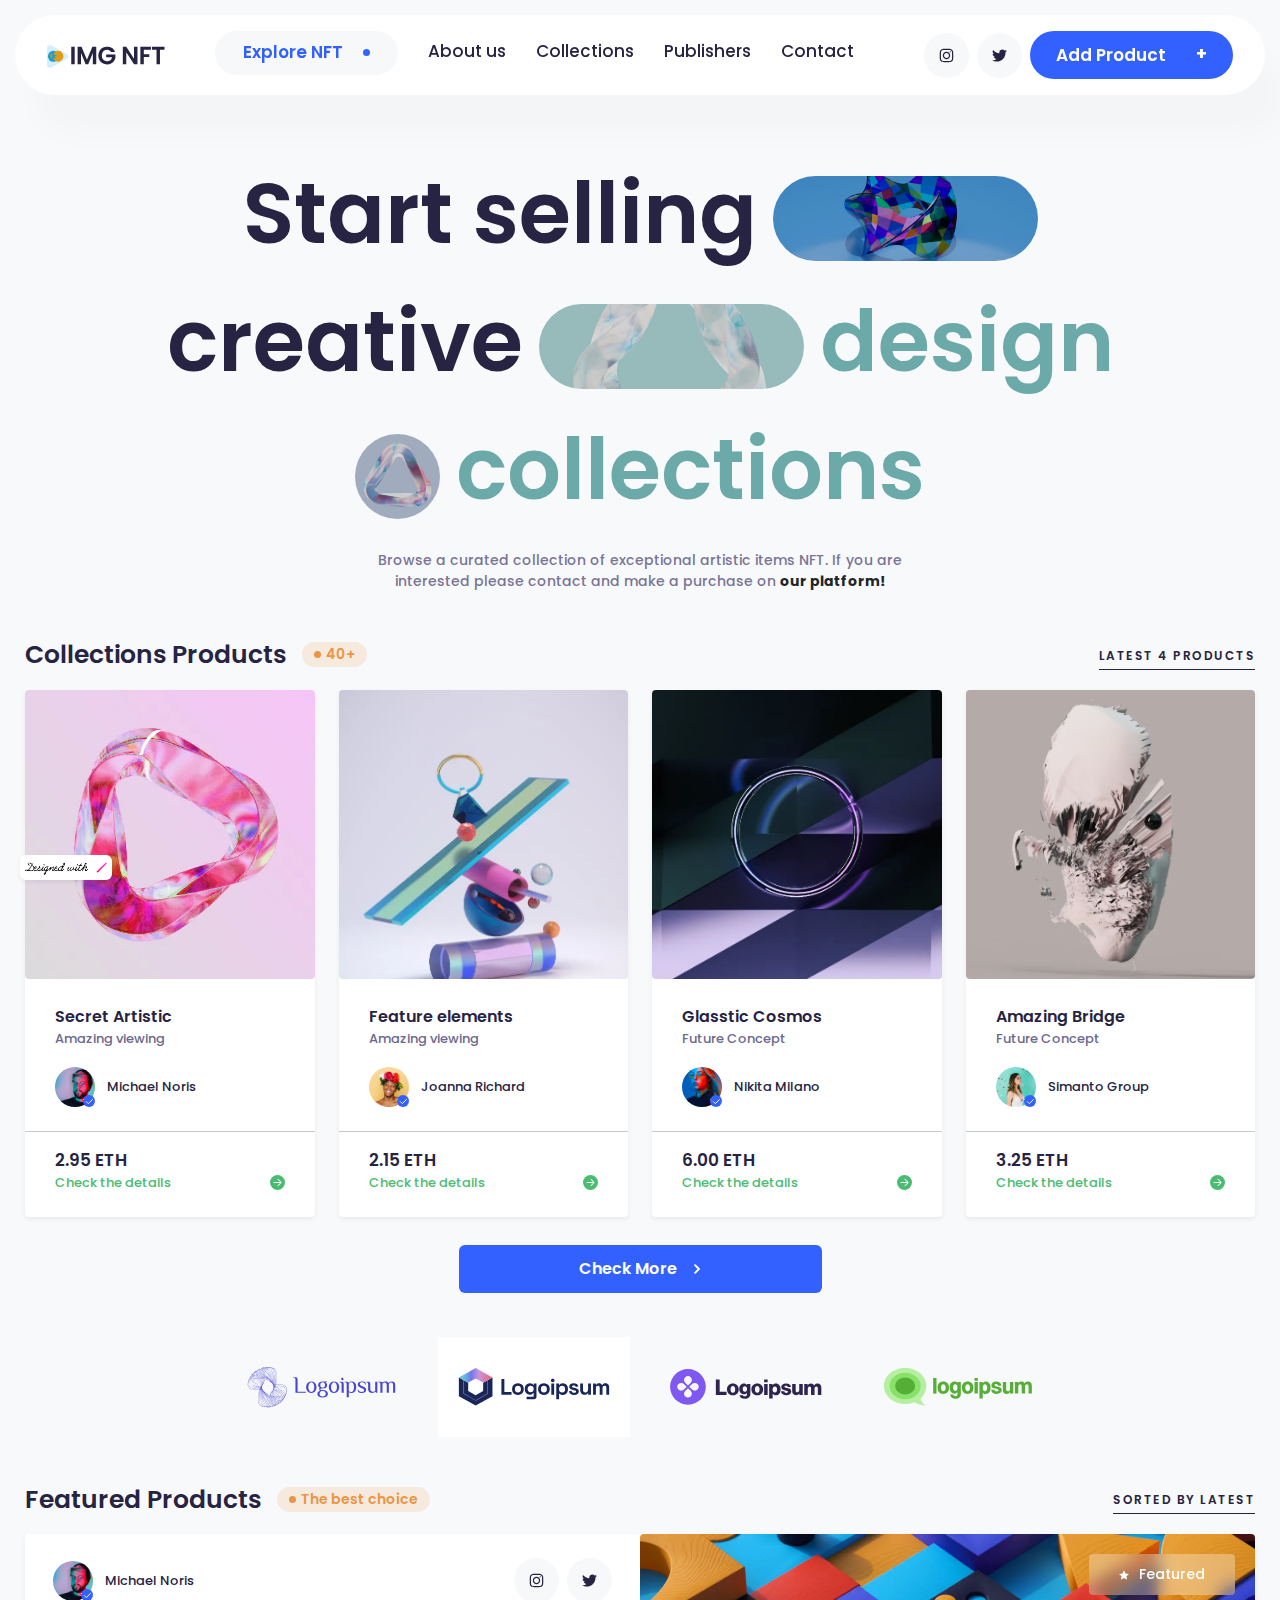
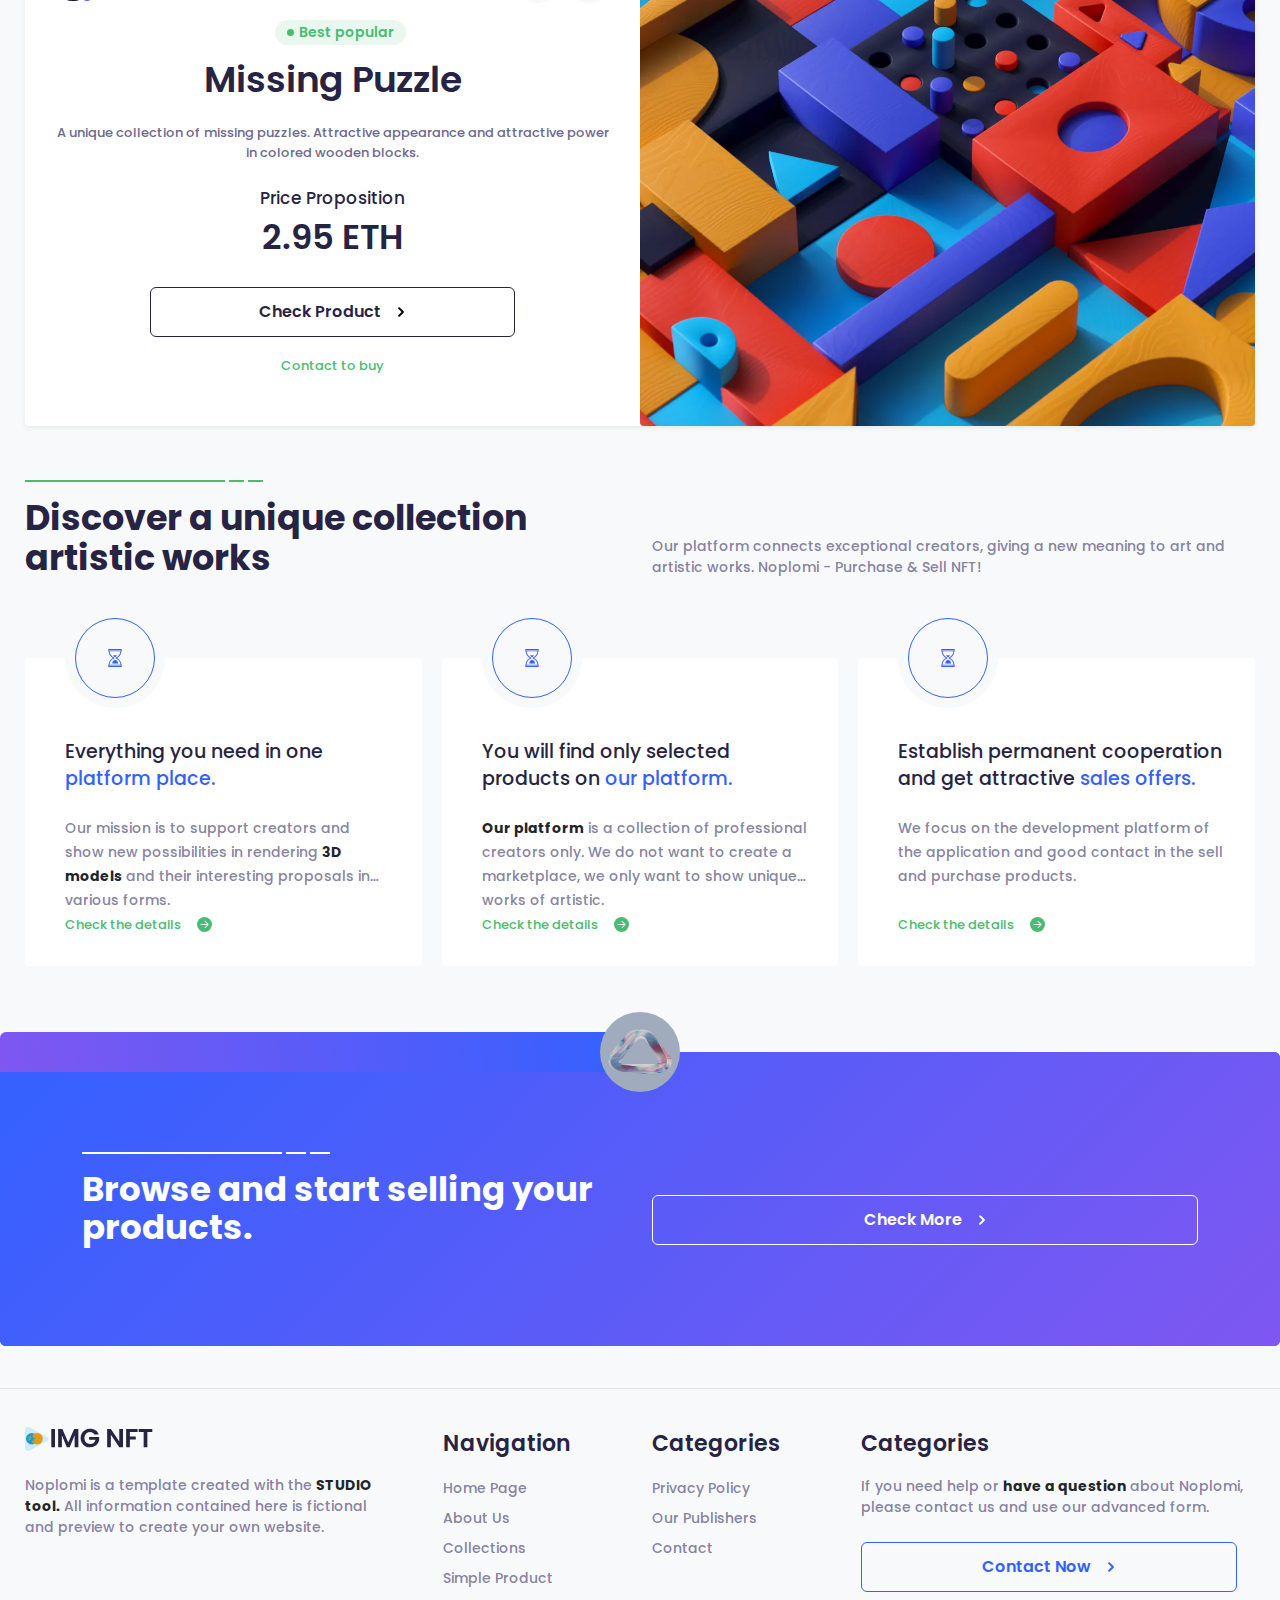
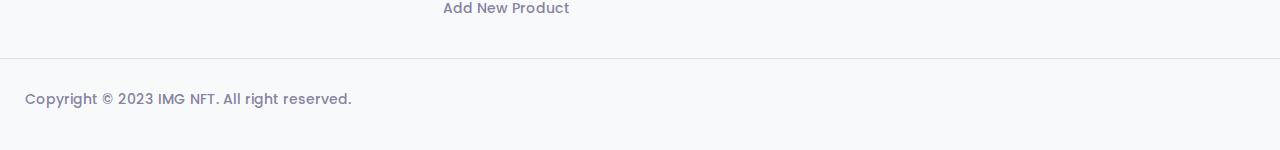
<file: index.html>
<!DOCTYPE html>
<html lang="en">
<head>
    <meta charset="UTF-8">
    <!-- *Static Required meta tags (should be same on every page)* -->
    <meta http-equiv="content-type" content="text/html; charset=utf-8" />
    <meta name="viewport" content="width=device-width, initial-scale=1, maximum-scale=1, user-scalable=0, shrink-to-fit=no" />
    <meta name="theme-color" content="#1A73E9" />
    <meta http-equiv='X-UA-Compatible' content='IE=edge' />
    <meta name="web-author" content="web-author-name" />
    <meta name="googlebot" content="all">
    <meta name="revisit-after" content="3 days">
    <meta name="copyright" content="Site Name">
    <meta name="language" content="English">
    <meta name="reply-to" content="info@imgglobalinfotech.com">
    <meta name="distribution" content="Global" />
    <meta name="rating" content="General" />
    <!-- *Twitter Meta* -->
    <meta name="twitter:site" content="@miradontsoa">
    <meta name="twitter:creator" content="@miradontsoa">
    <meta name="twitter:card" content="summary">
    <!-- *Facebook Meta* -->
    <meta property="fb:app_id" content="0" />
    <meta property="og:type" content="website">
    <meta property="og:image:type" content="image/jpg">
    <meta property="og:image:width" content="1200">
    <meta property="og:image:height" content="630">
    <!-- *Dynamic Meta Tags (Should change for every page)* -->
    <title>IMG NFT</title>
        <!-- *Required meta tags* -->
    <meta name="title" content="Title here" />
    <meta name="discrption" content="Discrption here" />
    <meta name="keyword" content="Keyword here" />
    <!-- *Twitter Meta* -->
    <meta name="twitter:title" content="Title here">
    <meta name="twitter:description" content="Discrption here">
    <meta name="twitter:image" content="assets/img/logo.png">
    <!-- *Facebook Meta* -->
    <meta property="og:url" content="">
    <meta property="og:title" content="Title here">
    <meta property="og:description" content="Discrption here">
    <meta property="og:image" content="assets/img/logo/favicon-original.png">
    <meta property="og:image:secure_url" content="assets/img/logo/favicon-original.png">
    <link rel="shortcut icon" type="image/x-icon" href="assets/img/Navbar/favicon.svg" />
    <link rel="icon" type="image/x-icon" href="assets/img/Navbar/favicon.svg" />
    <meta name="classification" content="Title here" />
    <link rel="canonical" href="" />
    <!-- jquery -->
    <script src="assets/libs/jquery/jquery.min.js"></script>
    <!-- *Bootstrap Css* -->
    <link rel="stylesheet" href="assets/css/bootstrap.min.css">
    <!-- *Swiper Css -->
    <link rel="stylesheet" href="assets/libs/swiper/css/swiper-bundle.min.css">
    <!-- *Custom Css* -->
    <link rel="stylesheet" href="assets/css/style.min.css">
    <!-- owl css -->
    <link rel="stylesheet" href="assets/libs/owlCarousel/owlcarousel.min.css">
    <!-- glightBox css -->
    <link rel="stylesheet" href="assets/libs/glightBox/glightbox.min.css">
</head>

<body class="bg-light">
    <div class="page-loader"><div class="spinner"></div></div>
    <a href="javascript:;" class="designedBy shadow-sm bg-white d-flex align-items-center position-fixed rounded-2 justify-content-center">
        <img src="assets/img/index/designedwith.png" alt="logo" class="w-100 h-100">
    </a>
    <!-- * navbar start -->
    <nav class="navbar navbar-expand-xl bg-white position-fixed rounded-pill" aria-label="Offcanvas navbar large">
        <div class="container-fluid">
            <a class="navbar-brand me-5 navlogo" href="index.html">
                <img src="assets/img/Navbar/logo2.svg" alt="logo" class="w-100">
            </a>
            <button class="navbar-toggler shadow-none border-0 p-0" type="button" data-bs-toggle="offcanvas" data-bs-target="#offcanvasNavbar2" aria-controls="offcanvasNavbar2" aria-label="Toggle navigation">
                <span class="menuIcon d-flex align-items-center justify-content-center">
                    <img src="assets/img/Navbar/menu.svg" alt="menu" class="h-100 w-100 img-fluid">
                </span>
            </button>
            <div class="offcanvas navbar-offcanvas offcanvas-start " tabindex="-1" id="offcanvasNavbar2" aria-labelledby="offcanvasNavbar2Label">
                <div class="offcanvas-header border-bottom border-1 ">
                <div class="offcanvas-title navlogo" id="offcanvasNavbar2Label">
                    <img src="assets/img/Navbar/logo2.svg" alt="logo" class="w-100 h-100 img-fluid">
                </div>
                <button type="button" class="btn-close shadow-none border-0" data-bs-dismiss="offcanvas" aria-label="Close"></button>
                </div>
                <div class="offcanvas-body">
                    <ul class="navbar-nav justify-content-start flex-grow-1 pe3">
                        <li class="nav-item">
                            <a class="nav-link active px-0 exploreBtn d-flex align-items-center rounded-pill" aria-current="page" href="index.html">Explore NFT
                                <span class="dots rounded-pill d-inline-flex"></span>
                            </a>
                        </li>
                        <li class="nav-item">
                            <a class="nav-link navmainLink fw-medium position-relative px-0" href="aboutus.html">About us</a>
                        </li>
                        <li class="nav-item">
                            <a class="nav-link navmainLink fw-medium position-relative px-0" href="collections.html">Collections</a>
                        </li>
                        <li class="nav-item">
                            <a class="nav-link navmainLink fw-medium position-relative px-0" href="publishers.html">Publishers</a>
                        </li>
                        <li class="nav-item">
                            <a class="nav-link navmainLink fw-medium position-relative px-0" href="contactus.html">Contact</a>
                        </li>
                    </ul>
                    <div class="d-flex flex-xl-row flex-column align-items-xl-center pt-lg-0 pt-3 gap-xl-2 gap-3">
                        <div class="d-flex align-items-center justifycontent-center gap-2">
                            <a href="javascript::" class="d-flex align-items-center justify-content-center navsocial rounded-pill">
                                <img src="assets/img/Navbar/instagram.svg" alt="instagram" class="h-100 w-100 img-fluid">
                            </a>
                            <a href="javascript::" class="d-flex align-items-center justify-content-center navsocial rounded-pill">
                                <img src="assets/img/Navbar/twitter.svg" alt="twitter" class="h-100 w-100 img-fluid">
                            </a>
                        </div>
                        <a href="addtoProduct.html" class="d-inline-flex addproduct rounded-pill text-decoration-none align-items-center justify-content-center">
                            Add Product
                            <span class="fw-bolder">+</span>
                        </a>
                    </div>
                </div>
            </div>
        </div>
    </nav>
    <!-- * navbar End -->

    <!-- * hero section start -->
    <div class="container-fluid heroSection ">
        <div class="row">
            <div class="col-12 text-center">
                <div class="d-inline-flex align-items-center justify-content-center gap-3">
                    <div class="heroHeading fw-semibold">Start selling</div>
                    <div class="heroimg d-flex align-items-center justify-content-center rounded-pill overflow-hidden">
                        <img src="assets/img/index/herobg.jfif" alt="hero" class="h-100 w-100 img-fluid object-fit-cover">
                    </div>
                </div>
            </div>
            <div class="col-12 text-center">
                <div class="d-inline-flex align-items-center justify-content-center gap-sm-3 gap-1">
                    <div class="heroHeading fw-semibold">creative</div>
                    <div class="heroimg d-flex align-items-center justify-content-center rounded-pill overflow-hidden">
                        <img src="assets/img/index/heroimg1.jfif" alt="hero" class="h-100 w-100 img-fluid object-fit-cover">
                    </div>
                    <div class="heroHeading heroHeadingtwo fw-semibold">design</div>
                </div>
            </div>
            <div class="col-12 text-center">
                <div class="d-inline-flex align-items-center justify-content-center gap-3">
                    <!-- <div class="heroHeading fw-semibold">creative</div> -->
                    <div class="heroimgtwo d-flex align-items-center justify-content-center rounded-circle overflow-hidden">
                        <img src="assets/img/index/heroimg2.jfif" alt="hero" class="h-100 w-100 img-fluid object-fit-cover">
                    </div>
                    <div class="heroHeading heroHeadingtwo fw-semibold"> collections</div>
                </div>
            </div>
            <div class="col-lg-6 col-md-8 col-sm-10 text-center heroPara mx-auto">
                Browse a curated collection of exceptional artistic items NFT. If you are interested please contact and make a purchase on <b class="text-dark">our platform!</b>
            </div>
        </div>
    </div>
    <!-- * hero section end -->

    <!-- * Collections Products section start -->
    <div class="container-fluid collectionProducts">
        <div class="row align-items-center">
            <div class="col">
                <div class="d-flex align-items-center">
                    <div class="heading">
                        Collections Products
                    </div>
                    <div class="headingTitle d-flex align-items-center justify-content-center ms-3 rounded-pill">
                        <span class="d-flex align-items-center justify-content-center rounded-circle"></span>
                        40+
                    </div>
                </div>
            </div>
            <div class="col-auto">
                <span class="subHeading ">
                    LATEST 4 PRODUCTS
                </span>
            </div>
        </div>
        <div class="row pt-3 pb-1 g-4">
            <div class="col-lg-3 col-sm-6">
                <div class="productCard bg-white shadow-sm overflowhidden rounded-1">
                    <a href="javascript::">
                        <div class="productImg overflow-hidden rounded-1">
                            <img src="assets/img/index/cardimg.webp" alt="card" class="w-100 h-100 img-fluid object-fit-cover">
                        </div>
                    </a>
                    <div class="Productcontent">
                        <div class="productDetail">
                            <div>
                                <a href="javascript:;" class="text-decoration-none productHeading w-100 s align-items-center position-relative">Secret Artistic</a>
                            </div>
                            <a href="javascript:;" class="text-decoration-none producttitle w-100 d-flex align-items-center">Amazing viewing</a>
                            <div class="">
                                <a href="javascript:;" class="text-decoration-none userDetail d-flex align-items-center">
                                    <div class="userImg overflowhidden position-relative">
                                        <img src="assets/img/index/user1.webp" alt="user" class="h-100 rounded-circle object-fit-cover w-100 img-fluid">
                                    </div>
                                    Michael Noris
                                </a>
                            </div>
                        </div>
                        <hr class="my-sm-3 my-2">
                        <div class="productDetail pt-0 pb-sm-4 pb-3">
                            <div class="ProductPrice">2.95 ETH</div>
                            <div>
                                <a href="javascript:;" class="text-decoration-none checkDetail d-flex align-items-center justify-content-between">
                                    Check the details
                                    <span class="d-flex align-items-center checkDetailImg justify-content-center rounded-circle">
                                        <img src="assets/img/index/rightarrow.svg" alt="arrow" class="h-100 w-100 img-fluid">
                                    </span>
                                </a>
                            </div>
                        </div>
                    
                    </div>
                </div>
            </div>
            <div class="col-lg-3 col-sm-6">
                <div class="productCard bg-white shadow-sm overflowhidden rounded-1">
                    <a href="javascript::">
                        <div class="productImg overflow-hidden rounded-1">
                            <img src="assets/img/index/cardimg2.webp" alt="card" class="w-100 h-100 object-fit-cover img-fluid object-fit-cover">
                        </div>
                    </a>
                    <div class="Productcontent">
                        <div class="productDetail">
                            <div>
                                <a href="javascript:;" class="text-decoration-none productHeading w-100 s align-items-center position-relative">Feature elements</a>
                            </div>
                            <a href="javascript:;" class="text-decoration-none producttitle w-100 d-flex align-items-center">Amazing viewing</a>
                            <div class="">
                                <a href="javascript:;" class="text-decoration-none userDetail d-flex align-items-center">
                                    <div class="userImg overflowhidden position-relative">
                                        <img src="assets/img/index/user2.webp" alt="user" class="h-100 rounded-circle object-fit-cover w-100 img-fluid">
                                    </div>
                                    Joanna Richard
                                </a>
                            </div>
                        </div>
                        <hr class="my-sm-3 my-2">
                        <div class="productDetail pt-0 pb-sm-4 pb-3">
                            <div class="ProductPrice">2.15 ETH</div>
                            <div>
                                <a href="javascript:;" class="text-decoration-none checkDetail d-flex align-items-center justify-content-between">
                                    Check the details
                                    <span class="d-flex align-items-center checkDetailImg justify-content-center rounded-circle">
                                        <img src="assets/img/index/rightarrow.svg" alt="arrow" class="h-100 w-100 img-fluid">
                                    </span>
                                </a>
                            </div>
                        </div>
                    
                    </div>
                </div>
            </div>
            <div class="col-lg-3 col-sm-6">
                <div class="productCard bg-white shadow-sm overflowhidden rounded-1">
                    <a href="javascript::">
                        <div class="productImg overflow-hidden rounded-1">
                            <img src="assets/img/index/cardimg3.webp" alt="card" class="w-100 h-100 object-fit-cover img-fluid">
                        </div>
                    </a>
                    <div class="Productcontent">
                        <div class="productDetail">
                            <div>
                                <a href="javascript:;" class="text-decoration-none productHeading w-100 s align-items-center position-relative">Glasstic Cosmos</a>
                            </div>
                            <a href="javascript:;" class="text-decoration-none producttitle w-100 d-flex align-items-center">Future Concept</a>
                            <div class="">
                                <a href="javascript:;" class="text-decoration-none userDetail d-flex align-items-center">
                                    <div class="userImg overflowhidden position-relative">
                                        <img src="assets/img/index/user3.webp" alt="user" class="h-100 rounded-circle object-fit-cover w-100 img-fluid">
                                    </div>
                                    Nikita Milano
                                </a>
                            </div>
                        </div>
                        <hr class="my-sm-3 my-2">
                        <div class="productDetail pt-0 pb-sm-4 pb-3">
                            <div class="ProductPrice">6.00 ETH</div>
                            <div>
                                <a href="javascript:;" class="text-decoration-none checkDetail d-flex align-items-center justify-content-between">
                                    Check the details
                                    <span class="d-flex align-items-center checkDetailImg justify-content-center rounded-circle">
                                        <img src="assets/img/index/rightarrow.svg" alt="arrow" class="h-100 w-100 img-fluid">
                                    </span>
                                </a>
                            </div>
                        </div>
                    
                    </div>
                </div>
            </div>
            <div class="col-lg-3 col-sm-6">
                <div class="productCard bg-white shadow-sm overflowhidden rounded-1">
                    <a href="javascript::">
                        <div class="productImg overflow-hidden rounded-1">
                            <img src="assets/img/index/cardimg4.webp" alt="card" class="w-100 h-100 object-fit-cover img-fluid">
                        </div>
                    </a>
                    <div class="Productcontent">
                        <div class="productDetail">
                            <div>
                                <a href="javascript:;" class="text-decoration-none productHeading w-100 s align-items-center position-relative">Amazing Bridge</a>
                            </div>
                            <a href="javascript:;" class="text-decoration-none producttitle w-100 d-flex align-items-center">Future Concept</a>
                            <div class="">
                                <a href="javascript:;" class="text-decoration-none userDetail d-flex align-items-center">
                                    <div class="userImg overflowhidden position-relative">
                                        <img src="assets/img/index/user4.webp" alt="user" class="h-100 rounded-circle object-fit-cover w-100 img-fluid">
                                    </div>
                                    Simanto Group
                                </a>
                            </div>
                        </div>
                        <hr class="my-sm-3 my-2">
                        <div class="productDetail pt-0 pb-sm-4 pb-3">
                            <div class="ProductPrice">3.25 ETH</div>
                            <div>
                                <a href="javascript:;" class="text-decoration-none checkDetail d-flex align-items-center justify-content-between">
                                    Check the details
                                    <span class="d-flex align-items-center checkDetailImg justify-content-center rounded-circle">
                                        <img src="assets/img/index/rightarrow.svg" alt="arrow" class="h-100 w-100 img-fluid">
                                    </span>
                                </a>
                            </div>
                        </div>
                    
                    </div>
                </div>
            </div>
        </div>
        <div class="d-flex align-items-center justify-content-center mt-4">
            <a href="javascript:;" class="text-decoration-none checkBtn rounded-2 d-flex align-items-center justify-content-center">
                Check More
                <span class="checkicon d-flex align-items-center justify-content-center">
                    <img src="assets/img/index/btnicon.svg" alt="check" class="w-100 h-100 img-fluid">
                </span>
            </a>
        </div>
    </div>
    <!-- * Collections Products section end -->

    <!--*  logo section start -->
    <div class="container-fluid logoSection">
        <div class="row logoMain">
            <div class="col-md-8 mx-auto">
                <div class="swiper mySwiper logoslider">
                    <div class="swiper-wrapper">
                        <div class="swiper-slide">
                            <div class="logoImg">
                                <img src="assets/img/index/clientLogo.svg" alt="logo" class="h-100 w-100 img-fluid">
                            </div>
                        </div>
                        <div class="swiper-slide">
                            <div class="logoImgtwo">
                                <img src="assets/img/index/clientLogo2.svg" alt="logo" class="h-100 w-100 img-fluid">
                            </div>
                        </div>
                        <div class="swiper-slide">
                            <div class="logoImg">
                                <img src="assets/img/index/clientLogo3.svg" alt="logo" class="h-100 w-100 img-fluid">
                            </div>
                        </div>
                        <div class="swiper-slide">
                            <div class="logoImg">
                                <img src="assets/img/index/clientLogo4.svg" alt="logo" class="h-100 w-100 img-fluid">
                            </div>
                        </div>
                    </div>
                </div>
            </div>
        </div>
    </div>
    <!--*  logo section end -->


    <!-- * Featured Product Section Start -->
    <div class="container-fluid fearturedProduct">
        <div class="row align-items-center">
            <div class="col">
                <div class="d-flex align-items-center">
                    <div class="heading">
                        Featured Products
                    </div>
                    <div class="headingTitle d-flex align-items-center justify-content-center ms-3 rounded-pill">
                        <span class="d-flex align-items-center justify-content-center rounded-circle"></span>
                        The best choice
                    </div>
                </div>
            </div>
            <div class="col-auto">
                <span class="subHeading ">
                    SORTED BY LATEST
                </span>
            </div>
        </div>
        <div class="row bg-white shadow-sm mt-3 mx-0 rounded-1 ">
            <div class="col-md-6">
                <div class="row py-sm-4 py-3 px-sm-3 px-2">
                    <div class="col-12">
                        <div class="d-flex align-items-center justify-content-between">
                            <a href="javascript:;" class="text-decoration-none userDetail d-flex align-items-center">
                                <div class="userImg overflowhidden position-relative">
                                    <img src="assets/img/index/user1.webp" alt="user" class="h-100 rounded-circle object-fit-cover w-100 img-fluid">
                                </div>
                                Michael Noris
                            </a>
                            <div class="d-inline-flex align-items-center gap-2">
                                <a href="javascript::" class="d-flex align-items-center justify-content-center navsocial rounded-pill">
                                    <img src="assets/img/Navbar/instagram.svg" alt="instagram" class="h-100 w-100 img-fluid">
                                </a>
                                <a href="javascript::" class="d-flex align-items-center justify-content-center navsocial rounded-pill">
                                    <img src="assets/img/Navbar/twitter.svg" alt="twitter" class="h-100 w-100 img-fluid">
                                </a>
                            </div>
                        </div>
                    </div>
                    <div class="col-12 text-center pt-3">
                        <div class="headingTitle headingTitleGreen d-inline-flex align-items-center justify-content-center ms-3 rounded-pill">
                            <span class="d-flex align-items-center justify-content-center rounded-circle"></span>
                            Best popular
                        </div>
                    </div>
                    <div class="col-12 text-center pt-2">
                        <a href="javascript:;" class="text-decoration-none featuredHeading position-relative">Missing Puzzle</a>
                    </div>
                    <div class="col-12 text-center pt-sm-3 pt-2 mx-auto featuredDetail">
                        A unique collection of missing puzzles. Attractive appearance and attractive power in colored wooden blocks.
                    </div>
                    <div class="col-12 pricePosition text-center pt-sm-4 pt-3">
                        Price Proposition
                    </div>
                    <div class="featuredPrice col-12 text-center">
                        2.95 ETH
                    </div>
                    <div class="col-md-8 mx-auto pt-sm-4 pt-2 pb-sm-3 pb-2">
                        <a href="javascript:;" class="text-decoration-none checkBtn checkProduct rounded-2 d-flex align-items-center justify-content-center">
                            Check Product
                            <span class="checkicon d-flex align-items-center justify-content-center">
                                <img src="assets/img/index/btnicon.svg" alt="check" class="w-100 h-100 img-fluid">
                            </span>
                        </a>
                    </div>
                    <div class="col-12 text-center">
                        <a href="javascript:;" class="contactBuy text-decoration-none position-relativen ">Contact to buy</a>
                    </div>
                </div>
            </div>
            <div class="col-md-6 px-0  rounded-1">
                <a href="javascript:;" class="text-decoration-none h-100 d-flex align-items-center justify-content-center">
                    <div class="featuredright overflow-hidden rounded-1 position-relative h-100">
                        <img src="assets/img/index/featuredbg.webp" alt="featured" class="h-100 w-100 img-fluid object-fit-cover">
                        <div class="imgTag position-absolute d-flex align-items-center justify-content-center rounded-1">
                            <span class="d-flex align-items-center starImg justify-content-center"><img src="assets/img/index/star.svg" alt="star" class="h-100 w-100 img-fluid"></span>
                            Featured
                        </div>
                    </div>
                </a>
            </div>
        </div>
    </div>
    <!-- * Featured Product Section End -->


    <!-- * discover section start -->
    <div class="container-fluid discoverSection">
        <div class="row">
            <div class="col-12 pb-3">
                <div class="d-flex align-items-center gap-1">
                    <div class="line"></div>
                    <div class="linetwo"></div>
                    <div class="linetwo"></div>
                </div>
            </div>
            <div class="col-12 pb-2">
                <div class="row align-items-end">
                    <div class="col-md-6 discoverHeading">
                        Discover a unique collection artistic works
                    </div>
                    <div class="col-md-6 para pt-md-0 pt-2">
                        Our platform connects exceptional creators, giving a new meaning to art and artistic works. Noplomi - Purchase & Sell NFT!
                    </div>
                </div>
            </div>
            <div class="col-12 pt-md-4 pt-sm-3 pt-1">
                <div class="swiper mySwiper cardSlider pt-5">
                    <div class="swiper-wrapper">
                        <div class="swiper-slide">
                            <div class="discoverCard bg-white position-relative h-100 rounded-1">
                                <div class="imgMain dnone bg-light position-absolute rounded-circle d-flex align-items-center justify-content-center">
                                    <div class="CircleImg rounded-circle d-flex align-items-center justify-content-center h-100 w-100 ">
                                        <img src="assets/img/index/cardicon1.svg" alt="card" class="h-100 w-100 img-fluid">
                                    </div>
                                </div>
                                <div class="cardHeading">
                                    Everything you need in one <span>platform place.</span>
                                </div>
                                <div class="para py-sm-4 py-2">
                                    Our mission is to support creators and show new possibilities in rendering <b class="text-dark">3D models</b> and their interesting proposals in various forms.
                                </div>
                                <div>
                                    <a href="javascript:;" class="text-decoration-none checkDetail d-inline-flex align-items-center gap-3 position-relative">
                                        Check the details
                                        <span class="d-flex align-items-center checkDetailImg justify-content-center rounded-circle">
                                            <img src="assets/img/index/rightarrow.svg" alt="arrow" class="h-100 w-100 img-fluid">
                                        </span>
                                    </a>
                                </div>
                            </div>
                        </div>
                        <div class="swiper-slide">
                            <div class="discoverCard bg-white position-relative h-100 rounded-1">
                                <div class="imgMain dnone bg-light position-absolute rounded-circle d-flex align-items-center justify-content-center">
                                    <div class="CircleImg rounded-circle d-flex align-items-center justify-content-center h-100 w-100 ">
                                        <img src="assets/img/index/cardicon1.svg" alt="card" class="h-100 w-100 img-fluid">
                                    </div>
                                </div>
                                <div class="cardHeading">
                                    You will find only selected products on <span>our platform.</span>
                                </div>
                                <div class="para py-sm-4 py-2">
                                    <b class="text-dark">Our platform</b> is a collection of professional creators only. We do not want to create a marketplace, we only want to show unique works of artistic.
                                </div>
                                <div>
                                    <a href="javascript:;" class="text-decoration-none checkDetail d-inline-flex align-items-center gap-3 position-relative">
                                        Check the details
                                        <span class="d-flex align-items-center checkDetailImg justify-content-center rounded-circle">
                                            <img src="assets/img/index/rightarrow.svg" alt="arrow" class="h-100 w-100 img-fluid">
                                        </span>
                                    </a>
                                </div>
                            </div>
                        </div>
                        <div class="swiper-slide">
                            <div class="discoverCard bg-white position-relative h-100 rounded-1">
                                <div class="imgMain dnone bg-light position-absolute rounded-circle d-flex align-items-center justify-content-center">
                                    <div class="CircleImg rounded-circle d-flex align-items-center justify-content-center h-100 w-100 ">
                                        <img src="assets/img/index/cardicon1.svg" alt="card" class="h-100 w-100 img-fluid">
                                    </div>
                                </div>
                                <div class="cardHeading">
                                    Establish permanent cooperation and get attractive <span>sales offers.</span>
                                </div>
                                <div class="para py-sm-4 py-2">
                                    We focus on the development platform of the application and good contact in the sell and purchase products.
                                </div>
                                <div>
                                    <a href="javascript:;" class="text-decoration-none checkDetail d-inline-flex align-items-center gap-3 position-relative">
                                        Check the details
                                        <span class="d-flex align-items-center checkDetailImg justify-content-center rounded-circle">
                                            <img src="assets/img/index/rightarrow.svg" alt="arrow" class="h-100 w-100 img-fluid">
                                        </span>
                                    </a>
                                </div>
                            </div>
                        </div>
                    </div>
                </div>
            </div>
        </div>
    </div>
    <!-- * discover section end -->

    <!-- * selling section start -->
    <div class="container-fluid sellingSetion position-relative ">
        <div class="container">
            <div class="row align-items-center">
                <div class="col-12 pb-3">
                    <div class="d-flex align-items-center gap-1">
                        <div class="line"></div>
                        <div class="linetwo"></div>
                        <div class="linetwo"></div>
                    </div>
                </div>
                <div class="col-md-6 sellingHeading">
                    Browse and start selling your products.
                </div>
                <div class="col-md-6 col-sm-8 text-center ptmd- pt-4">
                    <a href="javascript:;" class="text-decoration-none checkBtn sellingBtn rounded-2 d-flex align-items-center justify-content-center">
                        Check More
                        <span class="checkicon d-flex align-items-center justify-content-center">
                            <img src="assets/img/index/btnicon.svg" alt="check" class="w-100 h-100 img-fluid">
                        </span>
                    </a>
                </div>
                
                
            </div>
        </div>
        <div class="shape position-absolute">
        </div>
        <div class="d-flex align-items-center position-absolute  p-0 justify-content-center rounded-circle overflow-hidden sellingImg">
            <img src="assets/img/index/sellingimg.jfif" alt="selling" class="h-100 w-100 img-fluid">
        </div>
    </div>
    <!-- * selling section end -->


    <!-- * footer start -->
    <div class="container-fluid footer">
        <div class="row g-4 justify-content-between">
            <div class="col-lg-4 col-md-5 pe-lg-5 pe-4">
                <div class="footerLogo">
                    <img src="assets/img/Navbar/logo2.svg" alt="logo" class="w-100">
                </div>
                <div class="para pt-md-4 pt-sm-3 pt-2">
                    Noplomi is a template created with the <b class="text-dark">STUDIO tool.</b> All information contained here is fictional and preview to create your own website.
                </div>
            </div>
            <div class="col-lg-2 col-md-3 col-sm-4 col-6">
                <div class="footerHeading">Navigation</div>
                <ul class="list-unstyled m-0 d-flex flex-column gap1 footerlist">
                    <li><a href="index.html" class="text-decoration-none footerLink">Home Page</a></li>
                    <li><a href="aboutus.html" class="text-decoration-none footerLink">About Us</a></li>
                    <li><a href="collections.html" class="text-decoration-none footerLink">Collections</a></li>
                    <li><a href="simpleproduct.html" class="text-decoration-none footerLink">Simple Product</a></li>
                    <li><a href="addtoProduct.html" class="text-decoration-none footerLink">Add New Product</a></li>
                </ul>
            </div>
            <div class="col-lg-2 col-md-4 col-sm-4 col-6">
                <div class="footerHeading">Categories</div>
                <ul class="list-unstyled m-0 d-flex flex-column gap1 footerlist">
                    <li><a href="privacyPolicy.html" class="text-decoration-none footerLink">Privacy Policy</a></li>
                    <li><a href="publishers.html" class="text-decoration-none footerLink">Our Publishers</a></li>
                    <li><a href="contactus.html" class="text-decoration-none footerLink">Contact</a></li>
                </ul>
            </div>
            <div class="col-lg-4 col-sm-6">
                <div class="footerHeading">Categories</div>
                <div class="para pt-sm-3 pt-2 pb-sm-4 pb-3">
                    If you need help or <b class="text-dark">
                        have a question
                    </b> about Noplomi, please contact us and use our advanced form.
                </div>
                <a href="javascript:;" class="text-decoration-none checkBtn contactBtn rounded-2 d-inline-flex align-items-center justify-content-center">
                    Contact Now
                    <span class="checkicon d-flex align-items-center justify-content-center">
                        <img src="assets/img/index/btnicon2.svg" alt="check" class="w-100 h-100 img-fluid">
                    </span>
                </a>
            </div>
        </div>
    </div>
    <!-- * footer start -->

    <!-- * copy right section start -->
    <div class="container-fluid copyrightsection">
        <div class="copyrighttitle">
            Copyright © 2023 IMG NFT. All right reserved.
        </div>
    </div>
    <!-- * copy right section end -->

<!--* navbar offcanvas start -->

<!--* navbar offcanvas End -->
    <!-- *Bootstrap Js* -->
    <script src="assets/libs/bootstrap/js/bootstrap.bundle.min.js"></script>
    <!-- *Swiper Css -->
    <script src="assets/libs/swiper/js/swiper-bundle.min.js"></script>
    <!-- * glightBox Js -->
    <!-- <script src="assets/libs/glightBox/glightbox.min.js"></script> -->
    <!-- *Owl Js* -->
    <!-- <script src="assets/libs/owlCarousel/owlcarousel.min.js"></script> -->
    <!-- *Custom Js* -->
    <script src="assets/js/main.js"></script>

    <script>
        var swiper = new Swiper(".logoslider", {
            slidesPerView: 1,
            spaceBetween: 20,
            // pagination: {
            //     el: ".swiper-pagination",
            //     clickable: true,
            // },
            breakpoints: {
                0: {
                slidesPerView: 2,
                // spaceBetween: 0,
                },
                400: {
                slidesPerView: 3,
                // spaceBetween: 0,
                },
                500: {
                slidesPerView: 4,
                // spaceBetween: 0,
                },
                640: {
                slidesPerView: 4,
                // spaceBetween: 0,
                },
                768: {
                slidesPerView: 4,
                // spaceBetween: 0,
                },
                1024: {
                slidesPerView: 4,
                // spaceBetween: 0,
                },
            },
        });
    </script>
    
    <script>
        var swiper = new Swiper(".cardSlider", {
            slidesPerView: 1,
            spaceBetween: 10,
            // pagination: {
            //     el: ".swiper-pagination",
            //     clickable: true,
            // },
            breakpoints: {
                640: {
                slidesPerView: 2,
                spaceBetween: 20,
                },
                768: {
                slidesPerView: 3,
                spaceBetween: 20,
                },
                // 1024: {
                // slidesPerView: 4,
                // spaceBetween: 20,
                // },
            },
        });
    </script>
</body>
</html>
</file>
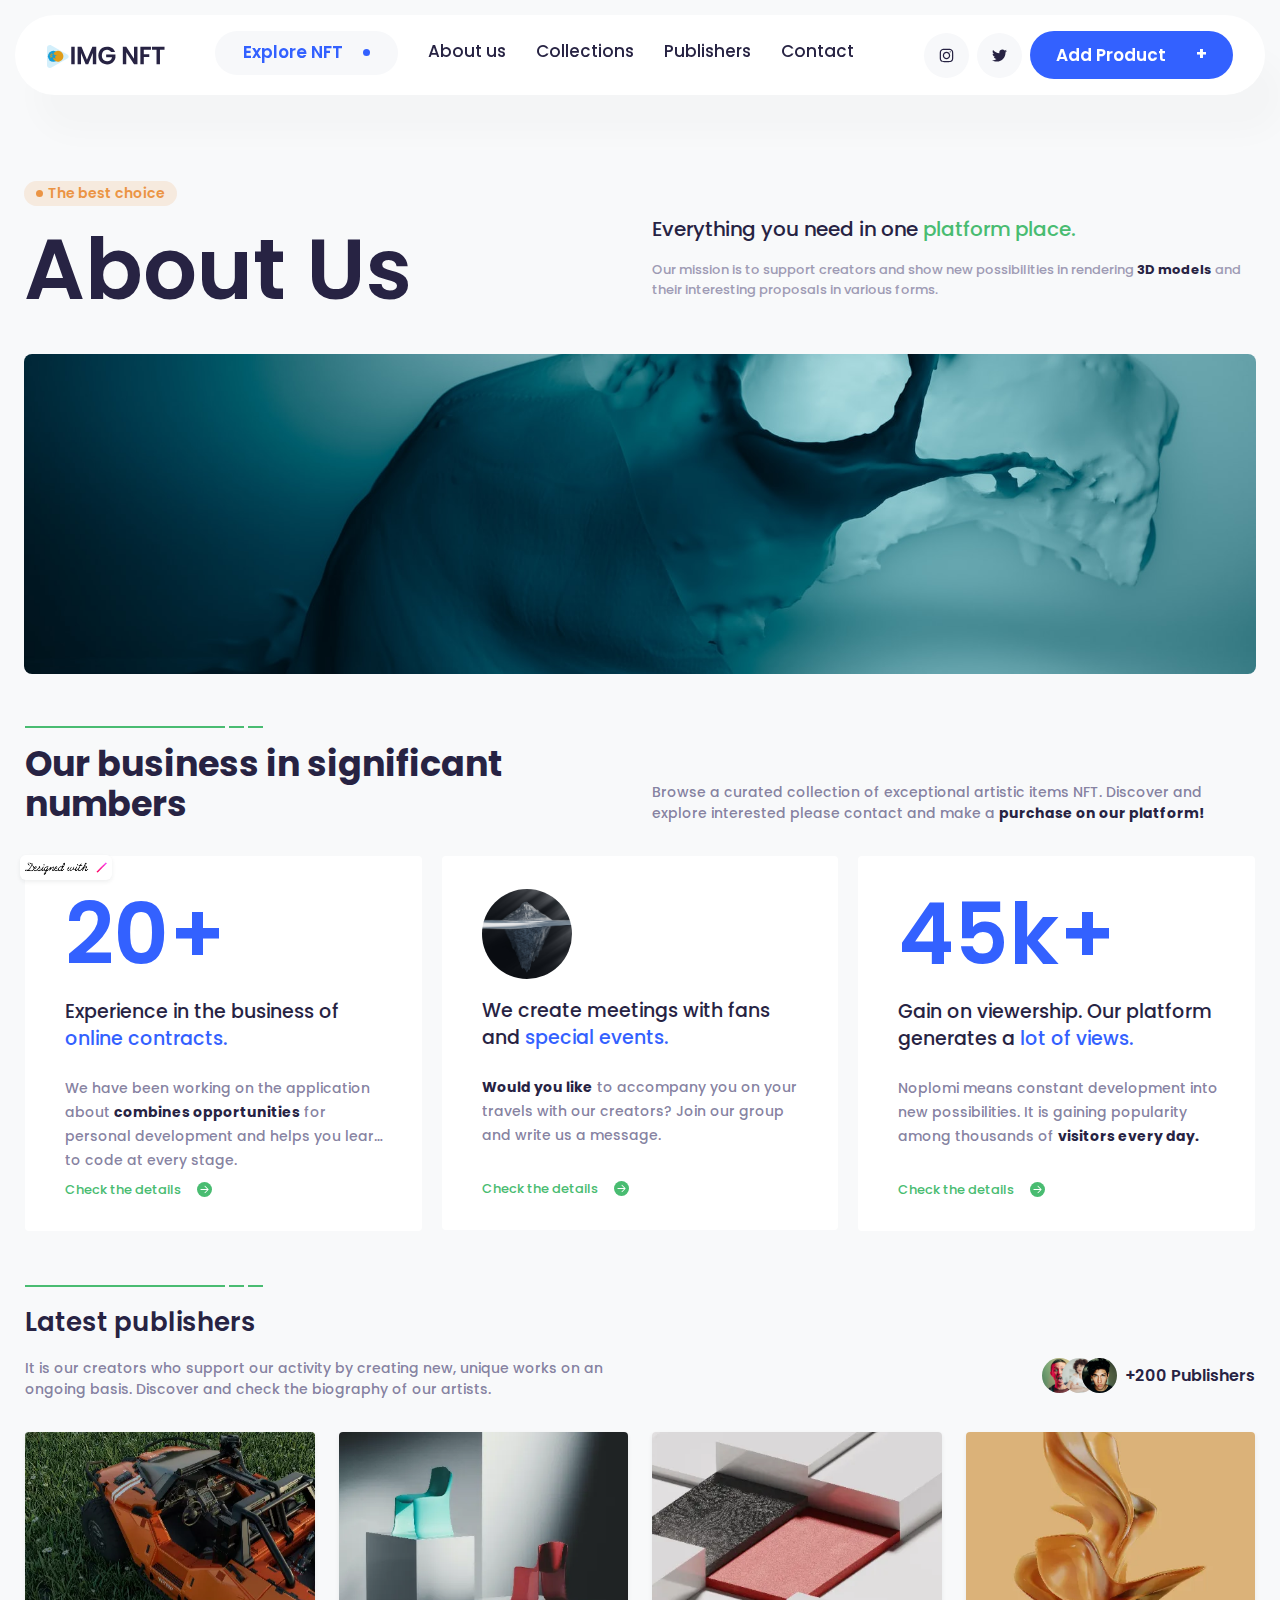
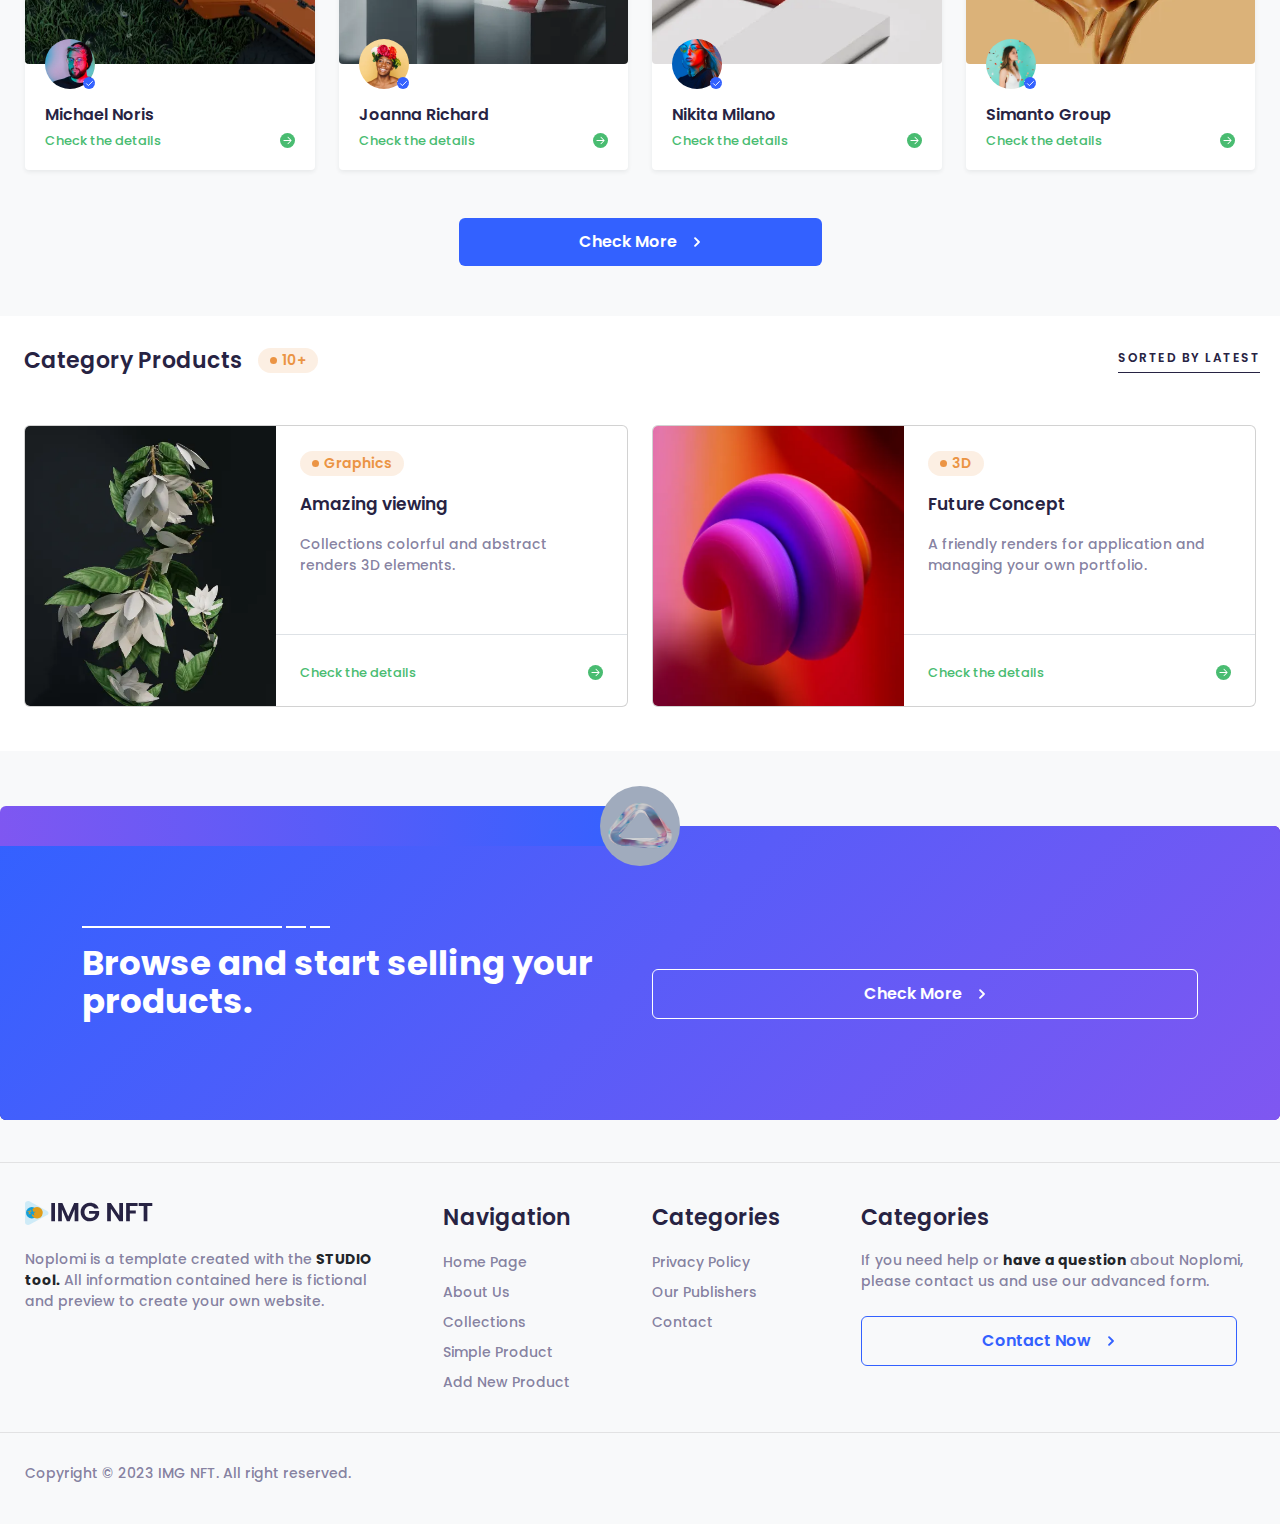
<file: aboutus.html>
<!DOCTYPE html>
<html lang="en">
<head>
    <meta charset="UTF-8">
    <!-- *Static Required meta tags (should be same on every page)* -->
    <meta http-equiv="content-type" content="text/html; charset=utf-8" />
    <meta name="viewport" content="width=device-width, initial-scale=1, maximum-scale=1, user-scalable=0, shrink-to-fit=no" />
    <meta name="theme-color" content="#1A73E9" />
    <meta http-equiv='X-UA-Compatible' content='IE=edge' />
    <meta name="web-author" content="web-author-name" />
    <meta name="googlebot" content="all">
    <meta name="revisit-after" content="3 days">
    <meta name="copyright" content="Site Name">
    <meta name="language" content="English">
    <meta name="reply-to" content="info@imgglobalinfotech.com">
    <meta name="distribution" content="Global" />
    <meta name="rating" content="General" />
    <!-- *Twitter Meta* -->
    <meta name="twitter:site" content="@miradontsoa">
    <meta name="twitter:creator" content="@miradontsoa">
    <meta name="twitter:card" content="summary">
    <!-- *Facebook Meta* -->
    <meta property="fb:app_id" content="0" />
    <meta property="og:type" content="website">
    <meta property="og:image:type" content="image/jpg">
    <meta property="og:image:width" content="1200">
    <meta property="og:image:height" content="630">
    <!-- *Dynamic Meta Tags (Should change for every page)* -->
    <title>IMG NFT || About Us</title>
        <!-- *Required meta tags* -->
    <meta name="title" content="Title here" />
    <meta name="discrption" content="Discrption here" />
    <meta name="keyword" content="Keyword here" />
    <!-- *Twitter Meta* -->
    <meta name="twitter:title" content="Title here">
    <meta name="twitter:description" content="Discrption here">
    <meta name="twitter:image" content="assets/img/logo.png">
    <!-- *Facebook Meta* -->
    <meta property="og:url" content="">
    <meta property="og:title" content="Title here">
    <meta property="og:description" content="Discrption here">
    <meta property="og:image" content="assets/img/logo/favicon-original.png">
    <meta property="og:image:secure_url" content="assets/img/logo/favicon-original.png">
    <link rel="shortcut icon" type="image/x-icon" href="assets/img/Navbar/favicon.svg" />
    <link rel="icon" type="image/x-icon" href="assets/img/Navbar/favicon.svg" />
    <meta name="classification" content="Title here" />
    <link rel="canonical" href="" />
    <!-- jquery -->
    <script src="assets/libs/jquery/jquery.min.js"></script>
    <!-- *Bootstrap Css* -->
    <link rel="stylesheet" href="assets/css/bootstrap.min.css">
    <!-- *Swiper Css -->
    <link rel="stylesheet" href="assets/libs/swiper/css/swiper-bundle.min.css">
    <!-- *Custom Css* -->
    <link rel="stylesheet" href="assets/css/style.min.css">
    <!-- owl css -->
    <link rel="stylesheet" href="assets/libs/owlCarousel/owlcarousel.min.css">
    <!-- glightBox css -->
    <link rel="stylesheet" href="assets/libs/glightBox/glightbox.min.css">
</head>

<body class="bg-light">
    <div class="page-loader"><div class="spinner"></div></div>
    <a href="javascript:;" class="designedBy shadow-sm bg-white d-flex align-items-center position-fixed rounded-2 justify-content-center">
        <img src="assets/img/index/designedwith.png" alt="logo" class="w-100 h-100">
    </a>
    <!-- * navbar start -->
    <nav class="navbar navbar-expand-xl bg-white position-fixed rounded-pill" aria-label="Offcanvas navbar large">
        <div class="container-fluid">
            <a class="navbar-brand me-5 navlogo" href="index.html">
                <img src="assets/img/Navbar/logo2.svg" alt="logo" class="w-100">
            </a>
            <button class="navbar-toggler shadow-none border-0 p-0" type="button" data-bs-toggle="offcanvas" data-bs-target="#offcanvasNavbar2" aria-controls="offcanvasNavbar2" aria-label="Toggle navigation">
                <span class="menuIcon d-flex align-items-center justify-content-center">
                    <img src="assets/img/Navbar/menu.svg" alt="menu" class="h-100 w-100 img-fluid">
                </span>
            </button>
            <div class="offcanvas navbar-offcanvas offcanvas-start " tabindex="-1" id="offcanvasNavbar2" aria-labelledby="offcanvasNavbar2Label">
                <div class="offcanvas-header border-bottom border-1 ">
                <div class="offcanvas-title navlogo" id="offcanvasNavbar2Label">
                    <img src="assets/img/Navbar/logo2.svg" alt="logo" class="w-100 h-100 img-fluid">
                </div>
                <button type="button" class="btn-close shadow-none border-0" data-bs-dismiss="offcanvas" aria-label="Close"></button>
                </div>
                <div class="offcanvas-body">
                    <ul class="navbar-nav justify-content-start flex-grow-1 pe3">
                        <li class="nav-item">
                            <a class="nav-link active px-0 exploreBtn d-flex align-items-center rounded-pill" aria-current="page" href="index.html">Explore NFT
                                <span class="dots rounded-pill d-inline-flex"></span>
                            </a>
                        </li>
                        <li class="nav-item">
                            <a class="nav-link navmainLink fw-medium position-relative px-0" href="aboutus.html">About us</a>
                        </li>
                        <li class="nav-item">
                            <a class="nav-link navmainLink fw-medium position-relative px-0" href="collections.html">Collections</a>
                        </li>
                        <li class="nav-item">
                            <a class="nav-link navmainLink fw-medium position-relative px-0" href="publishers.html">Publishers</a>
                        </li>
                        <li class="nav-item">
                            <a class="nav-link navmainLink fw-medium position-relative px-0" href="contactus.html">Contact</a>
                        </li>
                    </ul>
                    <div class="d-flex flex-xl-row flex-column align-items-xl-center pt-lg-0 pt-3 gap-xl-2 gap-3">
                        <div class="d-flex align-items-center justifycontent-center gap-2">
                            <a href="javascript::" class="d-flex align-items-center justify-content-center navsocial rounded-pill">
                                <img src="assets/img/Navbar/instagram.svg" alt="instagram" class="h-100 w-100 img-fluid">
                            </a>
                            <a href="javascript::" class="d-flex align-items-center justify-content-center navsocial rounded-pill">
                                <img src="assets/img/Navbar/twitter.svg" alt="twitter" class="h-100 w-100 img-fluid">
                            </a>
                        </div>
                        <a href="addtoProduct.html" class="d-inline-flex addproduct rounded-pill text-decoration-none align-items-center justify-content-center">
                            Add Product
                            <span class="fw-bolder">+</span>
                        </a>
                    </div>
                </div>
            </div>
        </div>
    </nav>
    <!-- * navbar End -->

    <!-- * about main section start -->
    <div class="container-fluid aboutMain">
        <div class="row align-items-center">
            <div class="col-md-6">
                <div class="headingTitle d-inline-flex align-items-center justify-content-center ms3 rounded-pill">
                    <span class="d-flex align-items-center justify-content-center rounded-circle"></span>
                    The best choice
                </div>
                <div class="pageHeading">About Us</div>
            </div>
            <div class="col-md-6">
                <div class="aboutdetail">Everything you need in one <span class="text-theme3">platform place.</span></div>
                <div class="aboutdata pt-3">Our mission is to support creators and show new possibilities in rendering <b class="text-theme2">3D models</b> and their interesting proposals in various forms.</div>
            </div>
        </div>
        <div class="aboutusImg rounded-3 overflow-hidden">
            <img src="assets/img/aboutus/aboutbg.jfif" alt="about us" class="h-100 w-100 img-fluid object-fit-cover">
        </div>
    </div>
    <!-- * about main section end -->
    
    <!-- * discover section start -->
    <div class="container-fluid discoverSection">
        <div class="row">
            <div class="col-12 pb-sm-3 pb-2">
                <div class="d-flex align-items-center gap-1">
                    <div class="line"></div>
                    <div class="linetwo"></div>
                    <div class="linetwo"></div>
                </div>
            </div>
            <div class="col-12 pb-2">
                <div class="row align-items-end">
                    <div class="col-md-6 discoverHeading">
                        Our business in significant numbers
                    </div>
                    <div class="col-md-6 para pt-md-0 pt-2"> Browse a curated collection of exceptional artistic items NFT. Discover and explore interested please contact and make a <strong class="text-theme2">purchase on our platform!</strong>
                    </div>
                </div>
            </div>
            <div class="col-12 pt-md-4 pt-sm-3 pt-2">
                <div class="swiper mySwiper cardSlider ">
                    <div class="swiper-wrapper">
                        <div class="swiper-slide h-100">
                            <div class="discoverCard discoverCardTwo bg-white position-relative h-100 rounded-1">
                                <!-- <div class="imgMain dnone bg-light positionabsolute rounded-circle d-flex align-items-center justify-content-center">
                                    <div class="CircleImg rounded-circle d-flex align-items-center justify-content-center h-100 w-100 ">
                                        <img src="assets/img/index/cardicon1.svg" alt="card" class="h-100 w-100 img-fluid">
                                    </div>
                                </div> -->
                                <div class="experience">
                                    20+
                                </div>
                                <div class="cardHeading">
                                    Experience in the business of <span>online contracts.</span>
                                </div>
                                <div class="para py-sm-4 py-2">
                                    We have been working on the application about <strong class="text-theme2">combines opportunities</strong> for personal development and helps you learn to code at every stage.
                                </div>
                                <div>
                                    <a href="javascript:;" class="text-decoration-none checkDetail pt-2 d-inline-flex align-items-center gap-3 position-relative">
                                        Check the details
                                        <span class="d-flex align-items-center checkDetailImg justify-content-center rounded-circle">
                                            <img src="assets/img/index/rightarrow.svg" alt="arrow" class="h-100 w-100 img-fluid">
                                        </span>
                                    </a>
                                </div>
                            </div>
                        </div>
                        <div class="swiper-slide h-100">
                            <div class="discoverCard discoverCardTwo bg-white position-relative h-100 rounded-1">
                                <div class="imgMain dnone bg-light positionabsolute rounded-circle overflow-hidden d-flex align-items-center justify-content-center">
                                    <!-- <div class="CircleImg rounded-circle d-flex align-items-center justify-content-center h-100 w-100 ">
                                        <img src="assets/img/index/cardicon1.svg" alt="card" class="h-100 w-100 img-fluid">
                                    </div> -->
                                    <img src="assets/img/aboutus/aboutcard.jfif" alt="meeting" class="h-100 w-100 img-fluid">
                                </div>
                                <!-- <div class="experience">
                                    20+
                                </div> -->
                                <div class="cardHeading">
                                    We create meetings with fans and <span>special events.</span>
                                </div>
                                <div class="para py-sm-4 py-2">
                                    <strong class="text-theme2">Would you like</strong> to accompany you on your travels with our creators? Join our group and write us a message.
                                </div>
                                <div>
                                    <a href="javascript:;" class="text-decoration-none checkDetail pt-2 d-inline-flex align-items-center gap-3 position-relative">
                                        Check the details
                                        <span class="d-flex align-items-center checkDetailImg justify-content-center rounded-circle">
                                            <img src="assets/img/index/rightarrow.svg" alt="arrow" class="h-100 w-100 img-fluid">
                                        </span>
                                    </a>
                                </div>
                            </div>
                        </div>
                        <div class="swiper-slide h-100">
                            <div class="discoverCard discoverCardTwo bg-white position-relative h-100 rounded-1">
                                <!-- <div class="imgMain dnone bg-light positionabsolute rounded-circle d-flex align-items-center justify-content-center">
                                    <div class="CircleImg rounded-circle d-flex align-items-center justify-content-center h-100 w-100 ">
                                        <img src="assets/img/index/cardicon1.svg" alt="card" class="h-100 w-100 img-fluid">
                                    </div>
                                </div> -->
                                <div class="experience">
                                    45k+
                                </div>
                                <div class="cardHeading">
                                    Gain on viewership. Our platform generates a <span>lot of views.</span>
                                </div>
                                <div class="para py-sm-4 py-2">
                                    Noplomi means constant development into new possibilities. It is gaining popularity among thousands of <strong class="text-theme2">visitors every day.</strong>
                                </div>
                                <div>
                                    <a href="javascript:;" class="text-decoration-none checkDetail pt-2 d-inline-flex align-items-center gap-3 position-relative">
                                        Check the details
                                        <span class="d-flex align-items-center checkDetailImg justify-content-center rounded-circle">
                                            <img src="assets/img/index/rightarrow.svg" alt="arrow" class="h-100 w-100 img-fluid">
                                        </span>
                                    </a>
                                </div>
                            </div>
                        </div>
                    </div>
                </div>
            </div>
        </div>
    </div>
    <!-- * discover section end -->

    <!-- * Latest Publishers section start -->
    <div class="container-fluid latestPublishers">
        <div class="row">
            <div class="col-12 pb-sm-3 pb-2">
                <div class="d-flex align-items-center gap-1">
                    <div class="line"></div>
                    <div class="linetwo"></div>
                    <div class="linetwo"></div>
                </div>
            </div>
            <div class="col-12 publishersHeading">
                Latest publishers
            </div>
            <div class="col-12 pt-sm-3 pt-2 pb-sm-2 pb-0">
                <div class="row justify-content-between">
                    <div class="col-md-6 col-sm para">It is our creators who support our activity by creating new, unique works on an ongoing basis. Discover and check the biography of our artists.</div>
                    <div class="col-sm-auto pt-sm-0 pt-3">
                        <div class="d-flex align-items-center gap-2 justify-content-sm-start justify-content-end">
                            <div class="d-flex align-items-center ">
                                <div class="userImg d-flex align-items-center justify-content-center overflow-hidden rounded-circle">
                                    <img src="assets/img/aboutus/userimg3.jfif" alt="user" class="h-100 w-100 img-fluid object-fit-cover">
                                </div>
                                <div class="userImg userImgtwo d-flex align-items-center justify-content-center overflow-hidden rounded-circle">
                                    <img src="assets/img/aboutus/userimg2.jfif" alt="user" class="h-100 w-100 img-fluid object-fit-cover">
                                </div>
                                <div class="userImg userImgThree d-flex align-items-center justify-content-center overflow-hidden rounded-circle">
                                    <img src="assets/img/aboutus/userImg.jfif" alt="user" class="h-100 w-100 img-fluid object-fit-cover">
                                </div>
                            </div>
                            <div class="totalPublishers">
                                +200 Publishers
                            </div>
                        </div>
                    </div>
                </div>
            </div>
            <div class="col-12 pt-4">
                <div class="row g-4">
                    <div class="col-lg-3 col-sm-6">
                        <div class="publishersCard shadow-sm bg-white rounded-1 position-relative">
                            <div class="publishersImg rounded-1 overflow-hidden">
                                <img src="assets/img/aboutus/publisher1.webp" alt="publisher" class="h-100 w-100 img-fluid object-fit-cover">
                            </div>
                            <div class="publisherDetail">
                                <div class="publisheruserImg rounded-circle overflohidden position-relative">
                                    <img src="assets/img/index/user1.webp" alt="user" class="h-100 w-100 img-fluid object-fit-cover rounded-circle">
                                </div>
                                <div class="username ">
                                    Michael Noris
                                </div>
                                <a href="javascript:;" class="text-decoration-none stretched-link checkDetail pt-1 d-flex align-items-center justify-content-between">
                                    Check the details
                                    <span class="d-flex align-items-center checkDetailImg justify-content-center rounded-circle">
                                        <img src="assets/img/index/rightarrow.svg" alt="arrow" class="h-100 w-100 img-fluid">
                                    </span>
                                </a>
                            </div>
                        </div>
                    </div>
                    <div class="col-lg-3 col-sm-6">
                        <div class="publishersCard shadow-sm bg-white rounded-1 position-relative">
                            <div class="publishersImg rounded-1 overflow-hidden">
                                <img src="assets/img/aboutus/publisher2.webp" alt="publisher" class="h-100 w-100 img-fluid object-fit-cover">
                            </div>
                            <div class="publisherDetail">
                                <div class="publisheruserImg rounded-circle overflohidden position-relative">
                                    <img src="assets/img/index/user2.webp" alt="user" class="h-100 w-100 img-fluid object-fit-cover rounded-circle">
                                </div>
                                <div class="username ">
                                    Joanna Richard
                                </div>
                                <a href="javascript:;" class="text-decoration-none stretched-link checkDetail pt-1 d-flex align-items-center justify-content-between">
                                    Check the details
                                    <span class="d-flex align-items-center checkDetailImg justify-content-center rounded-circle">
                                        <img src="assets/img/index/rightarrow.svg" alt="arrow" class="h-100 w-100 img-fluid">
                                    </span>
                                </a>
                            </div>
                        </div>
                    </div>
                    <div class="col-lg-3 col-sm-6">
                        <div class="publishersCard shadow-sm bg-white rounded-1 position-relative">
                            <div class="publishersImg rounded-1 overflow-hidden">
                                <img src="assets/img/aboutus/publisher3.webp" alt="publisher" class="h-100 w-100 img-fluid object-fit-cover">
                            </div>
                            <div class="publisherDetail">
                                <div class="publisheruserImg rounded-circle overflohidden position-relative">
                                    <img src="assets/img/index/user3.webp" alt="user" class="h-100 w-100 img-fluid object-fit-cover rounded-circle">
                                </div>
                                <div class="username ">
                                    Nikita Milano
                                </div>
                                <a href="javascript:;" class="text-decoration-none stretched-link checkDetail pt-1 d-flex align-items-center justify-content-between">
                                    Check the details
                                    <span class="d-flex align-items-center checkDetailImg justify-content-center rounded-circle">
                                        <img src="assets/img/index/rightarrow.svg" alt="arrow" class="h-100 w-100 img-fluid">
                                    </span>
                                </a>
                            </div>
                        </div>
                    </div>
                    <div class="col-lg-3 col-sm-6">
                        <div class="publishersCard shadow-sm bg-white rounded-1 position-relative">
                            <div class="publishersImg rounded-1 overflow-hidden">
                                <img src="assets/img/aboutus/publisher4.webp" alt="publisher" class="h-100 w-100 img-fluid object-fit-cover">
                            </div>
                            <div class="publisherDetail">
                                <div class="publisheruserImg rounded-circle overflohidden position-relative">
                                    <img src="assets/img/index/user4.webp" alt="user" class="h-100 w-100 img-fluid object-fit-cover rounded-circle">
                                </div>
                                <div class="username ">
                                    Simanto Group
                                </div>
                                <a href="javascript:;" class="text-decoration-none stretched-link checkDetail pt-1 d-flex align-items-center justify-content-between">
                                    Check the details
                                    <span class="d-flex align-items-center checkDetailImg justify-content-center rounded-circle">
                                        <img src="assets/img/index/rightarrow.svg" alt="arrow" class="h-100 w-100 img-fluid">
                                    </span>
                                </a>
                            </div>
                        </div>
                    </div>
                </div>
            </div>
            <div class="col-12 text-center pt-5">
                <a href="javascript:;" class="text-decoration-none checkBtn rounded-2 d-inline-flex align-items-center justify-content-center">
                    Check More
                    <span class="checkicon d-flex align-items-center justify-content-center">
                        <img src="assets/img/index/btnicon.svg" alt="check" class="w-100 h-100 img-fluid">
                    </span>
                </a>
            </div>
        </div>
    </div>
    <!-- * Latest Publishers section end -->

    <!-- * category product section start -->
    <div class="container-fluid categoryProduct bg-white mx2">
        <div class="row">
            <div class="col-12">
                <div class="row align-items-center">
                    <div class="col">
                        <div class="d-flex align-items-center gap-3">
                            <div class="categoryHeading">Category Products
                            </div>
                            <div class="headingTitle d-inline-flex align-items-center justify-content-center ms3 rounded-pill">
                                <span class="d-flex align-items-center justify-content-center rounded-circle"></span>
                                10+
                            </div>
                        </div>
                    </div>
                    <div class="col-auto subHeading px-0 mx-2">
                        SORTED BY LATEST
                    </div>
                </div>
            </div>
            <div class="col-12 pt-lg-5 pt-4">
                <div class="row gap-lg-0 gap-4">
                    <div class="col-lg-6">
                        <div class="card mb3 h-100">
                            <div class="row g-0">
                                <div class="col-sm-5">
                                    <div class="cardImg overflow-hidden">
                                        <img src="assets/img/aboutus/category1.webp" alt="category" class="h-100 w-100 img-fluid object-fit-cover">
                                    </div>
                                </div>
                                <div class="col-sm-7">
                                    <div class="card-body p-0 h-100 d-flex flex-column justify-content-between">
                                        <div class="p-sm-4 p-3">
                                            <div class="headingTitle d-inline-flex align-items-center justify-content-center ms3 rounded-pill">
                                                <span class="d-flex align-items-center justify-content-center rounded-circle"></span>
                                                Graphics
                                            </div>
                                            <div class="py-sm-3 py-2">
                                                <span class="cardHeading position-relative">
                                                    Amazing viewing
                                                </span>
                                            </div>
                                            <div class="cardDetail">
                                                Collections colorful and abstract renders 3D elements.
                                            </div>
                                        </div>
                                        <div class="border-1 border-top p-sm-4 p-3">
                                            <a href="javascript:;" class="text-decoration-none stretched-link checkDetail pt-1 d-flex align-items-center justify-content-between">
                                                Check the details
                                                <span class="d-flex align-items-center checkDetailImg justify-content-center rounded-circle">
                                                    <img src="assets/img/index/rightarrow.svg" alt="arrow" class="h-100 w-100 img-fluid">
                                                </span>
                                            </a>
                                        </div>
                                    </div>
                                </div>
                            </div>
                        </div>
                    </div>
                    <div class="col-lg-6">
                        <div class="card mb3 h-100">
                            <div class="row g-0">
                                <div class="col-sm-5">
                                    <div class="cardImg overflow-hidden">
                                        <img src="assets/img/aboutus/category2.webp" alt="category" class="h-100 w-100 img-fluid object-fit-cover">
                                    </div>
                                </div>
                                <div class="col-sm-7">
                                    <div class="card-body p-0 h-100 d-flex flex-column justify-content-between">
                                        <div class="p-sm-4 p-3">
                                            <div class="headingTitle d-inline-flex align-items-center justify-content-center ms3 rounded-pill">
                                                <span class="d-flex align-items-center justify-content-center rounded-circle"></span>
                                                3D
                                            </div>
                                            <div class="py-sm-3 py-2">
                                                <span class="cardHeading position-relative">
                                                    Future Concept
                                                </span>
                                            </div>
                                            <div class="cardDetail pt2">
                                                A friendly renders for application and managing your own portfolio.
                                            </div>
                                        </div>
                                        <div class="border-1 border-top p-sm-4 p-3">
                                            <a href="javascript:;" class="text-decoration-none stretched-link checkDetail pt-1 d-flex align-items-center justify-content-between">
                                                Check the details
                                                <span class="d-flex align-items-center checkDetailImg justify-content-center rounded-circle">
                                                    <img src="assets/img/index/rightarrow.svg" alt="arrow" class="h-100 w-100 img-fluid">
                                                </span>
                                            </a>
                                        </div>
                                    </div>
                                </div>
                            </div>
                        </div>
                    </div>
                </div>
            </div>
        </div>
    </div>
    <!-- * category product section end -->

    <!-- * selling section start -->
    <div class="container-fluid sellingSetion aboutSeliing position-relative ">
        <div class="container">
            <div class="row align-items-center">
                <div class="col-12 pb-3">
                    <div class="d-flex align-items-center gap-1">
                        <div class="line"></div>
                        <div class="linetwo"></div>
                        <div class="linetwo"></div>
                    </div>
                </div>
                <div class="col-md-6 sellingHeading">
                    Browse and start selling your products.
                </div>
                <div class="col-md-6 col-sm-8 text-center ptmd- pt-4">
                    <a href="javascript:;" class="text-decoration-none checkBtn sellingBtn rounded-2 d-flex align-items-center justify-content-center">
                        Check More
                        <span class="checkicon d-flex align-items-center justify-content-center">
                            <img src="assets/img/index/btnicon.svg" alt="check" class="w-100 h-100 img-fluid">
                        </span>
                    </a>
                </div>
                
                
            </div>
        </div>
        <div class="shape position-absolute">
        </div>
        <div class="d-flex align-items-center position-absolute  p-0 justify-content-center rounded-circle overflow-hidden sellingImg">
            <img src="assets/img/index/sellingimg.jfif" alt="selling" class="h-100 w-100 img-fluid">
        </div>
    </div>
    <!-- * selling section end -->

    <!-- * footer start -->
    <div class="container-fluid footer">
        <div class="row g-4 justify-content-between">
            <div class="col-lg-4 col-md-5 pe-lg-5 pe-4">
                <div class="footerLogo">
                    <img src="assets/img/Navbar/logo2.svg" alt="logo" class="w-100">
                </div>
                <div class="para pt-md-4 pt-sm-3 pt-2">
                    Noplomi is a template created with the <b class="text-dark">STUDIO tool.</b> All information contained here is fictional and preview to create your own website.
                </div>
            </div>
            <div class="col-lg-2 col-md-3 col-sm-4 col-6">
                <div class="footerHeading">Navigation</div>
                <ul class="list-unstyled m-0 d-flex flex-column gap1 footerlist">
                    <li><a href="index.html" class="text-decoration-none footerLink">Home Page</a></li>
                    <li><a href="aboutus.html" class="text-decoration-none footerLink">About Us</a></li>
                    <li><a href="collections.html" class="text-decoration-none footerLink">Collections</a></li>
                    <li><a href="simpleproduct.html" class="text-decoration-none footerLink">Simple Product</a></li>
                    <li><a href="addtoProduct.html" class="text-decoration-none footerLink">Add New Product</a></li>
                </ul>
            </div>
            <div class="col-lg-2 col-md-4 col-sm-4 col-6">
                <div class="footerHeading">Categories</div>
                <ul class="list-unstyled m-0 d-flex flex-column gap1 footerlist">
                    <li><a href="privacyPolicy.html" class="text-decoration-none footerLink">Privacy Policy</a></li>
                    <li><a href="publishers.html" class="text-decoration-none footerLink">Our Publishers</a></li>
                    <li><a href="contactus.html" class="text-decoration-none footerLink">Contact</a></li>
                </ul>
            </div>
            <div class="col-lg-4 col-sm-6">
                <div class="footerHeading">Categories</div>
                <div class="para pt-sm-3 pt-2 pb-sm-4 pb-3">
                    If you need help or <b class="text-dark">
                        have a question
                    </b> about Noplomi, please contact us and use our advanced form.
                </div>
                <a href="javascript:;" class="text-decoration-none checkBtn contactBtn rounded-2 d-inline-flex align-items-center justify-content-center">
                    Contact Now
                    <span class="checkicon d-flex align-items-center justify-content-center">
                        <img src="assets/img/index/btnicon2.svg" alt="check" class="w-100 h-100 img-fluid">
                    </span>
                </a>
            </div>
        </div>
    </div>
    <!-- * footer start -->

    <!-- * copy right section start -->
    <div class="container-fluid copyrightsection">
        <div class="copyrighttitle">
            Copyright © 2023 IMG NFT. All right reserved.
        </div>
    </div>
    <!-- * copy right section end -->

<!--* navbar offcanvas start -->

<!--* navbar offcanvas End -->
    <!-- *Bootstrap Js* -->
    <script src="assets/libs/bootstrap/js/bootstrap.bundle.min.js"></script>
    <!-- *Swiper Css -->
    <script src="assets/libs/swiper/js/swiper-bundle.min.js"></script>
    <!-- * glightBox Js -->
    <!-- <script src="assets/libs/glightBox/glightbox.min.js"></script> -->
    <!-- *Owl Js* -->
    <!-- <script src="assets/libs/owlCarousel/owlcarousel.min.js"></script> -->
    <!-- *Custom Js* -->
    <script src="assets/js/main.js"></script>

    <script>
        var swiper = new Swiper(".logoslider", {
            slidesPerView: 1,
            spaceBetween: 20,
            // pagination: {
            //     el: ".swiper-pagination",
            //     clickable: true,
            // },
            breakpoints: {
                0: {
                slidesPerView: 2,
                // spaceBetween: 0,
                },
                400: {
                slidesPerView: 3,
                // spaceBetween: 0,
                },
                500: {
                slidesPerView: 4,
                // spaceBetween: 0,
                },
                640: {
                slidesPerView: 4,
                // spaceBetween: 0,
                },
                768: {
                slidesPerView: 4,
                // spaceBetween: 0,
                },
                1024: {
                slidesPerView: 4,
                // spaceBetween: 0,
                },
            },
        });
    </script>
    
    <script>
        var swiper = new Swiper(".cardSlider", {
            slidesPerView: 1,
            spaceBetween: 10,
            // pagination: {
            //     el: ".swiper-pagination",
            //     clickable: true,
            // },
            breakpoints: {
                640: {
                slidesPerView: 2,
                spaceBetween: 20,
                },
                768: {
                slidesPerView: 3,
                spaceBetween: 20,
                },
                // 1024: {
                // slidesPerView: 4,
                // spaceBetween: 20,
                // },
            },
        });
    </script>
</body>
</html>
</file>
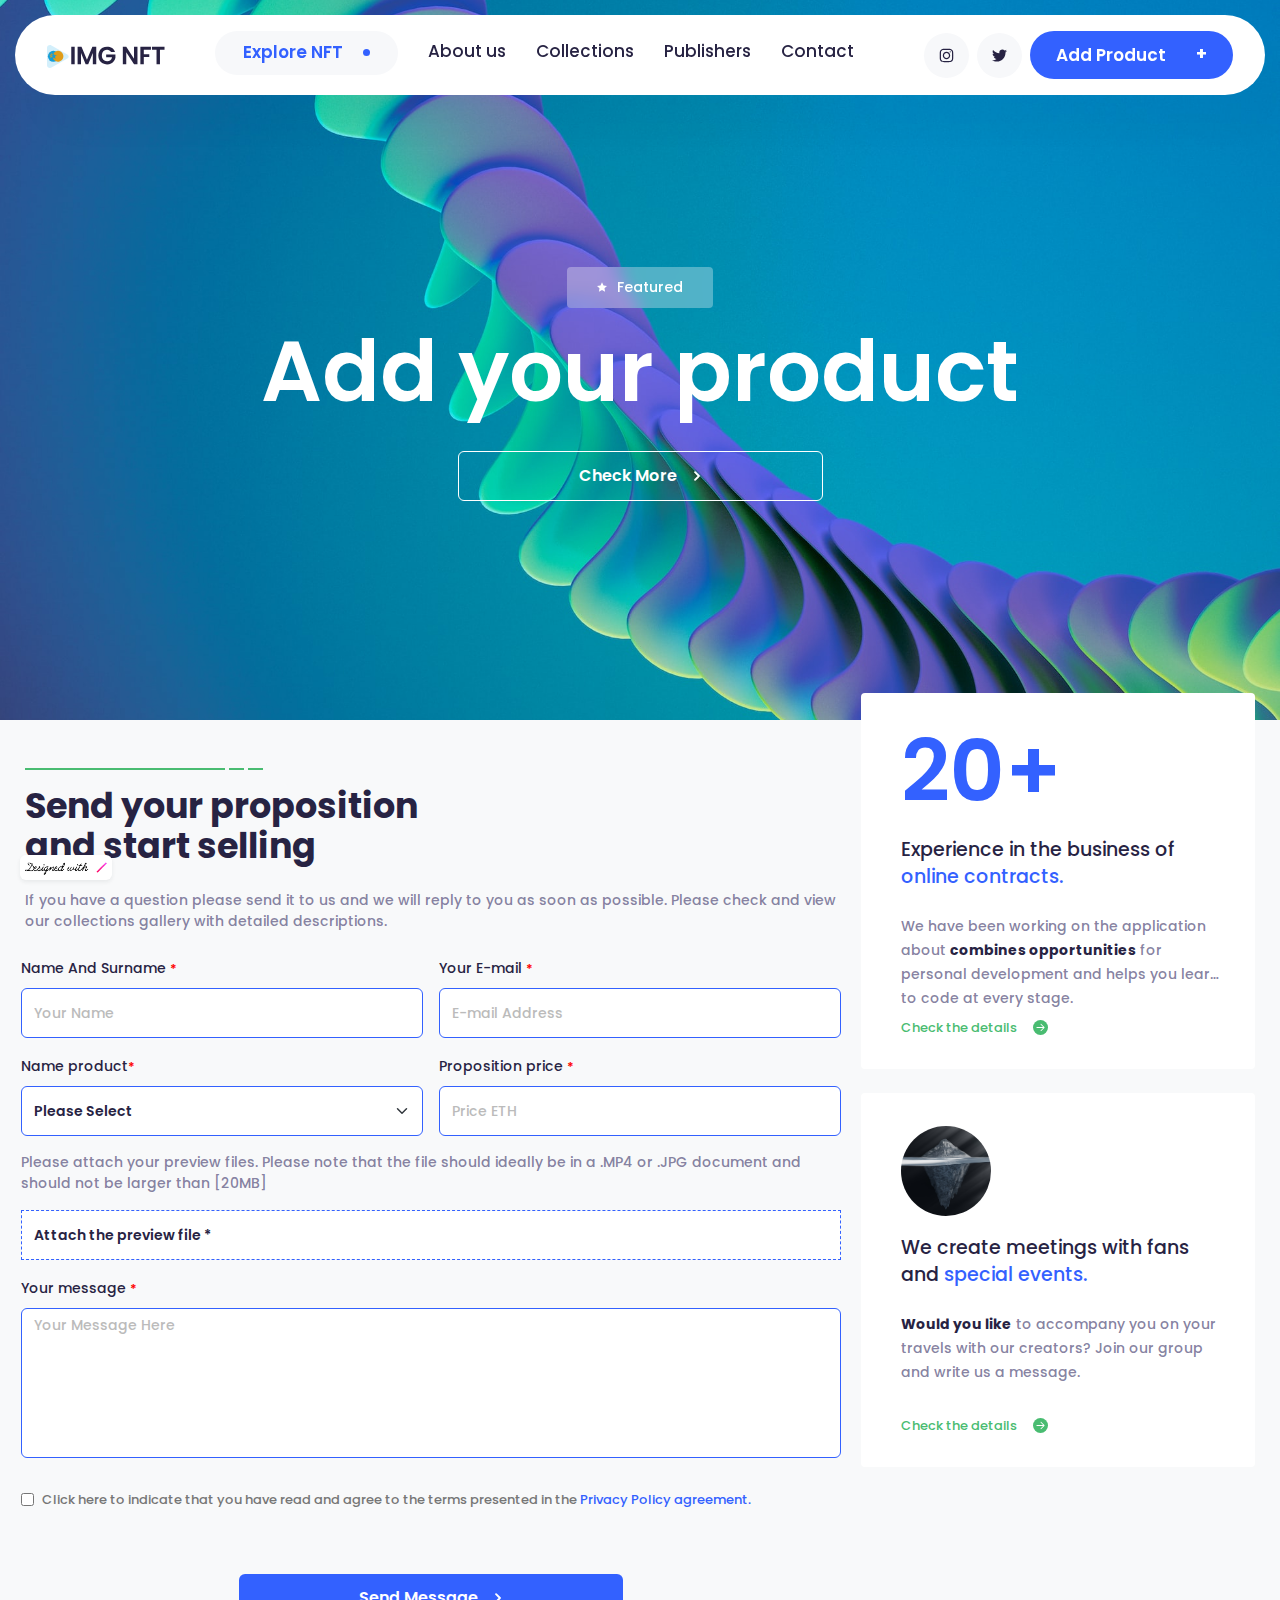
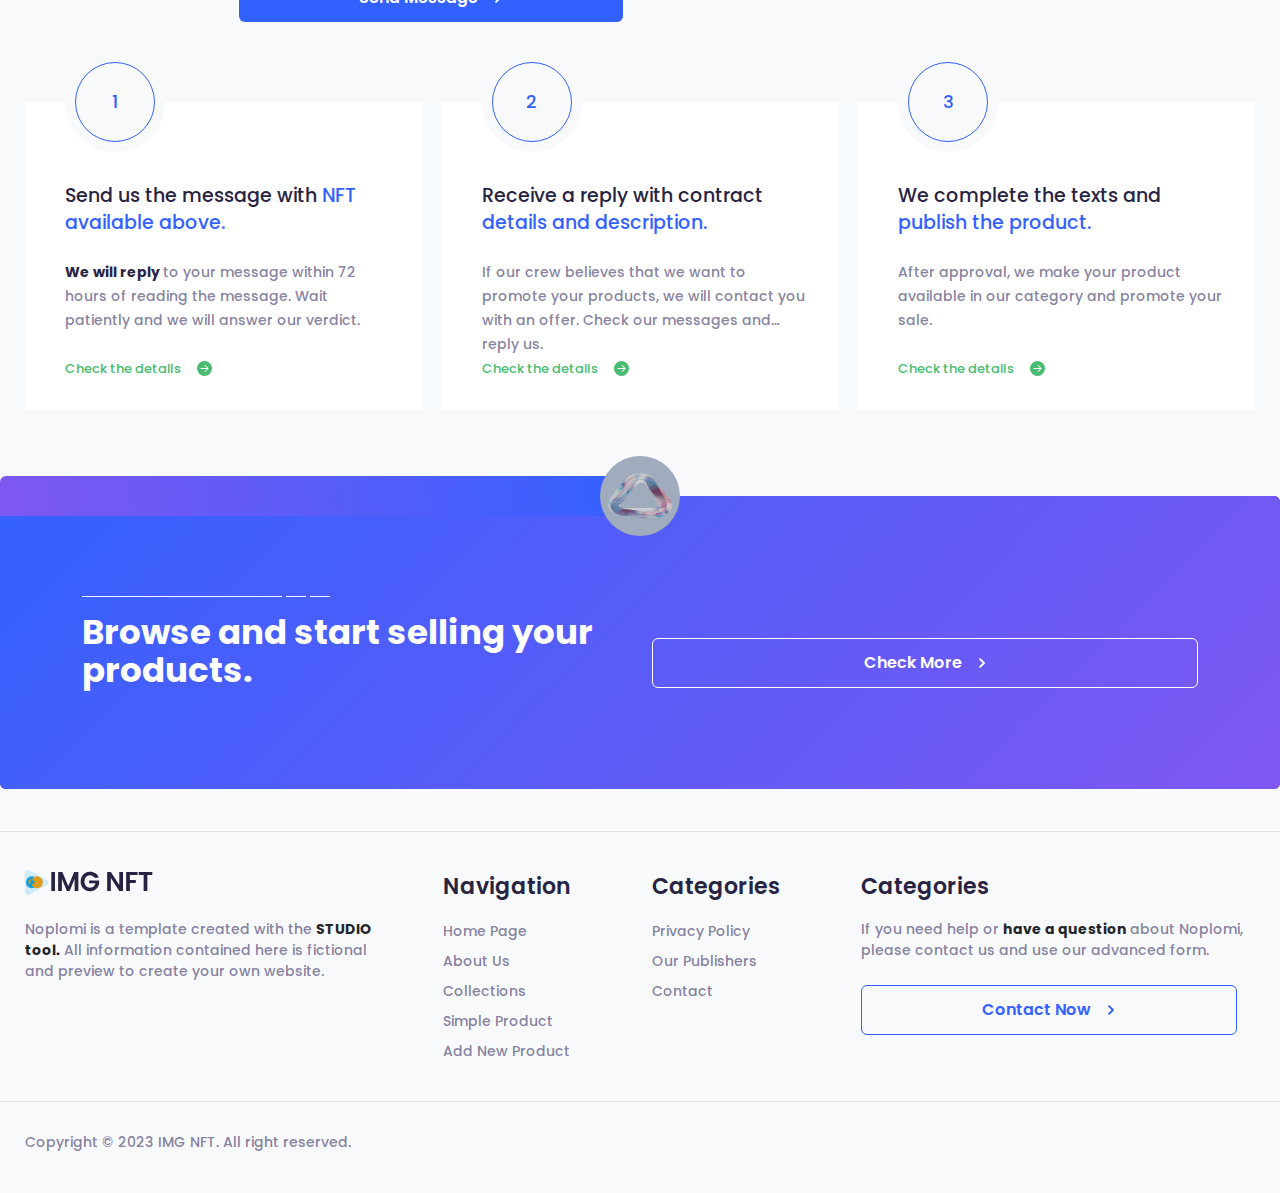
<file: addtoProduct.html>
<!DOCTYPE html>
<html lang="en">
<head>
    <meta charset="UTF-8">
    <!-- *Static Required meta tags (should be same on every page)* -->
    <meta http-equiv="content-type" content="text/html; charset=utf-8" />
    <meta name="viewport" content="width=device-width, initial-scale=1, maximum-scale=1, user-scalable=0, shrink-to-fit=no" />
    <meta name="theme-color" content="#1A73E9" />
    <meta http-equiv='X-UA-Compatible' content='IE=edge' />
    <meta name="web-author" content="web-author-name" />
    <meta name="googlebot" content="all">
    <meta name="revisit-after" content="3 days">
    <meta name="copyright" content="Site Name">
    <meta name="language" content="English">
    <meta name="reply-to" content="info@imgglobalinfotech.com">
    <meta name="distribution" content="Global" />
    <meta name="rating" content="General" />
    <!-- *Twitter Meta* -->
    <meta name="twitter:site" content="@miradontsoa">
    <meta name="twitter:creator" content="@miradontsoa">
    <meta name="twitter:card" content="summary">
    <!-- *Facebook Meta* -->
    <meta property="fb:app_id" content="0" />
    <meta property="og:type" content="website">
    <meta property="og:image:type" content="image/jpg">
    <meta property="og:image:width" content="1200">
    <meta property="og:image:height" content="630">
    <!-- *Dynamic Meta Tags (Should change for every page)* -->
    <title>Studio Site || Add To Product</title>
        <!-- *Required meta tags* -->
    <meta name="title" content="Title here" />
    <meta name="discrption" content="Discrption here" />
    <meta name="keyword" content="Keyword here" />
    <!-- *Twitter Meta* -->
    <meta name="twitter:title" content="Title here">
    <meta name="twitter:description" content="Discrption here">
    <meta name="twitter:image" content="assets/img/logo.png">
    <!-- *Facebook Meta* -->
    <meta property="og:url" content="">
    <meta property="og:title" content="Title here">
    <meta property="og:description" content="Discrption here">
    <meta property="og:image" content="assets/img/logo/favicon-original.png">
    <meta property="og:image:secure_url" content="assets/img/logo/favicon-original.png">
    <link rel="shortcut icon" type="image/x-icon" href="assets/img/Navbar/favicon.svg" />
    <link rel="icon" type="image/x-icon" href="assets/img/Navbar/favicon.svg" />
    <meta name="classification" content="Title here" />
    <link rel="canonical" href="" />
    <!-- jquery -->
    <script src="assets/libs/jquery/jquery.min.js"></script>
    <!-- *Bootstrap Css* -->
    <link rel="stylesheet" href="assets/css/bootstrap.min.css">
    <!-- *Swiper Css -->
    <link rel="stylesheet" href="assets/libs/swiper/css/swiper-bundle.min.css">
    <!-- *Custom Css* -->
    <link rel="stylesheet" href="assets/css/style.min.css">
    <!-- owl css -->
    <link rel="stylesheet" href="assets/libs/owlCarousel/owlcarousel.min.css">
    <!-- glightBox css -->
    <link rel="stylesheet" href="assets/libs/glightBox/glightbox.min.css">
</head>

<body class="bg-light">
    <div class="page-loader"><div class="spinner"></div></div>
    <a href="javascript:;" class="designedBy shadow-sm bg-white d-flex align-items-center position-fixed rounded-2 justify-content-center">
        <img src="assets/img/index/designedwith.png" alt="logo" class="w-100 h-100">
    </a>
    <!-- * navbar start -->
    <nav class="navbar navbar-expand-xl bg-white position-fixed rounded-pill" aria-label="Offcanvas navbar large">
        <div class="container-fluid">
            <a class="navbar-brand me-5 navlogo" href="index.html">
                <img src="assets/img/Navbar/logo2.svg" alt="logo" class="w-100">
            </a>
            <button class="navbar-toggler shadow-none border-0 p-0" type="button" data-bs-toggle="offcanvas" data-bs-target="#offcanvasNavbar2" aria-controls="offcanvasNavbar2" aria-label="Toggle navigation">
                <span class="menuIcon d-flex align-items-center justify-content-center">
                    <img src="assets/img/Navbar/menu.svg" alt="menu" class="h-100 w-100 img-fluid">
                </span>
            </button>
            <div class="offcanvas navbar-offcanvas offcanvas-start " tabindex="-1" id="offcanvasNavbar2" aria-labelledby="offcanvasNavbar2Label">
                <div class="offcanvas-header border-bottom border-1 ">
                <div class="offcanvas-title navlogo" id="offcanvasNavbar2Label">
                    <img src="assets/img/Navbar/logo2.svg" alt="logo" class="w-100 h-100 img-fluid">
                </div>
                <button type="button" class="btn-close shadow-none border-0" data-bs-dismiss="offcanvas" aria-label="Close"></button>
                </div>
                <div class="offcanvas-body">
                    <ul class="navbar-nav justify-content-start flex-grow-1 pe3">
                        <li class="nav-item">
                            <a class="nav-link active px-0 exploreBtn d-flex align-items-center rounded-pill" aria-current="page" href="index.html">Explore NFT
                                <span class="dots rounded-pill d-inline-flex"></span>
                            </a>
                        </li>
                        <li class="nav-item">
                            <a class="nav-link navmainLink fw-medium position-relative px-0" href="aboutus.html">About us</a>
                        </li>
                        <li class="nav-item">
                            <a class="nav-link navmainLink fw-medium position-relative px-0" href="collections.html">Collections</a>
                        </li>
                        <li class="nav-item">
                            <a class="nav-link navmainLink fw-medium position-relative px-0" href="publishers.html">Publishers</a>
                        </li>
                        <li class="nav-item">
                            <a class="nav-link navmainLink fw-medium position-relative px-0" href="contactus.html">Contact</a>
                        </li>
                    </ul>
                    <div class="d-flex flex-xl-row flex-column align-items-xl-center pt-lg-0 pt-3 gap-xl-2 gap-3">
                        <div class="d-flex align-items-center justifycontent-center gap-2">
                            <a href="javascript::" class="d-flex align-items-center justify-content-center navsocial rounded-pill">
                                <img src="assets/img/Navbar/instagram.svg" alt="instagram" class="h-100 w-100 img-fluid">
                            </a>
                            <a href="javascript::" class="d-flex align-items-center justify-content-center navsocial rounded-pill">
                                <img src="assets/img/Navbar/twitter.svg" alt="twitter" class="h-100 w-100 img-fluid">
                            </a>
                        </div>
                        <a href="addtoProduct.html" class="d-inline-flex addproduct rounded-pill text-decoration-none align-items-center justify-content-center">
                            Add Product
                            <span class="fw-bolder">+</span>
                        </a>
                    </div>
                </div>
            </div>
        </div>
    </nav>
    <!-- * navbar End -->

    <div class="container-fluid ProductMain">
        <div class="d-flex align-items-center pt-5 h-100">
            <div class="row align-items-center pt2">
                <div class="col-12 text-center">
                    <div class="imgTag d-inline-flex align-items-center justify-content-center rounded-1">
                        <span class="d-flex align-items-center starImg justify-content-center"><img src="assets/img/index/star.svg" alt="star" class="h-100 w-100 img-fluid"></span>
                        Featured
                    </div>
                </div>
                <div class="headingMain text-center col-12">
                    Add your product
                </div>
                <div class="col-12 text-center pt-3">
                    <a href="javascript:;" class="text-decoration-none checkBtn sellingBtn rounded-2 d-inline-flex align-items-center justify-content-center">
                        Check More
                        <span class="checkicon d-flex align-items-center justify-content-center">
                            <img src="assets/img/index/btnicon.svg" alt="check" class="w-100 h-100 img-fluid">
                        </span>
                    </a>
                </div>
            </div>
        </div>
    </div>

    <!-- * discover section start -->
    <div class="container-fluid discoverSection pt-5">
        <div class="row pb-4 justify-content-between">
            <div class="col-md-8">
                <div class="row">
                    <div class="col-12 pb-3">
                        <div class="d-flex align-items-center gap-1">
                            <div class="line"></div>
                            <div class="linetwo"></div>
                            <div class="linetwo"></div>
                        </div>
                    </div>
                    <div class="col-md-7 discoverHeading">Send your proposition and start selling </div>
                    <div class="col-12 para pt-md-4 pt-2">
                        If you have a question please send it to us and we will reply to you as soon as possible. Please check and view our collections gallery with detailed descriptions.
                    </div>
                    <div class="col-12 pt-4 px-0">
                        <form class="row w-100 contactform mx-0 g-3">
                            <div class="col-sm-6">
                                <div>
                                    <label for="name" class="labelInput">Name And Surname <span>*</span></label>
                                    <input type="text" class="form-control shadow-none formInput mt-2" id="name" required placeholder="Your Name">
                                </div>
                            </div>
                            <div class="col-sm-6">
                                <div>
                                    <label for="name" class="labelInput">Your E-mail <span>*</span></label>
                                    <input type="text" class="form-control shadow-none formInput mt-2" id="name" placeholder="E-mail Address" required>
                                </div>
                            </div>
                            <div class="col-sm-6 ">
                                <div>
                                    <label for="name" class="labelInput">Name product<span>*</span></label>
                                    <select name="" id="" class="d-flex form-select selectInput rounded-2 mt-2 form-control w-100 shadow-none" required>
                                        <option value="" selected class="formOption">Please Select</option>
                                        <option value="1" class="formOption">Secret Artistic</option>
                                        <option value="2" class="formOption">Feature elements</option>
                                        <option value="3" class="formOption">Glasstic Cosmos</option>
                                        <option value="4" class="formOption">Amazing Bridge</option>
                                        <option value="5" class="formOption">Missing Puzzle</option>
                                    </select>
                                </div>
                            </div>
                            <div class="col-sm-6">
                                <div>
                                    <label for="name" class="labelInput">Proposition price <span>*</span></label>
                                    <input type="text" class="form-control shadow-none formInput mt-2" id="name" placeholder="Price ETH" required>
                                </div>
                            </div>
                            <div class="col-12 para">
                                Please attach your preview files. Please note that the file should ideally be in a .MP4 or .JPG document and should not be larger than [20MB]
                            </div>
                            <div class="col-12">
                                <label name="File" required="true" data-s-5ec3790c-7481-4b4d-9efa-98569a738400="" class="choosefile formInput bg-white w-100 form-control rounded-0 d-flex align-items-center"><input name="File" hidden="" required="" data-s-5ec3790c-7481-4b4d-9efa-98569a738400="" type="file" accept=".txt,.csv,.doc,.docm,.docx,.pdf,.ppt,.pptx,.xls,.xlsm,.xlsx,.png,.jpg,.jpeg,.gif,.tiff,.svg,.mov,.wmv,.mpg,.mp4,.m4a,.mp3,.wav,.mpeg,text/plain,text/csv,application/msword,application/vnd.ms-word.document.macroenabled.12,application/vnd.openxmlformats-officedocument.wordprocessingml.document,application/pdf,application/vnd.ms-powerpoint,application/vnd.openxmlformats-officedocument.presentationml.presentation,application/vnd.ms-excel,application/vnd.ms-excel.sheet.macroenabled.12,application/vnd.openxmlformats-officedocument.spreadsheetml.sheet,image/png,image/jpeg,image/jpeg,image/gif,image/tiff,image/svg+xml,video/quicktime,video/x-ms-wmv,video/mpeg,video/mp4,audio/x-m4a,audio/mp3,audio/wav,audio/mpeg">Attach the preview file *</label>
                            </div>
                            <div class="col-12">
                                <div>
                                    <label for="name" class="labelInput">Your message <span>*</span></label>
                                    <!-- <input type="text" class="form-control shadow-none formInput mt-2" id="name" placeholder="E-mail Address"> -->
                                    <textarea name="" id="" required class="form-control mt-2 shadow-none messageBox" placeholder="Your Message Here"></textarea>
                                </div>
                            </div>
                            <div class="col-12 pt-3">
                                <div class="d-flex align-items-center gap-2">
                                    <input type="checkbox" id="checkbox">
                                    <label for="checkbox" class="checkTitle">Click here to indicate that you have read and agree to the terms presented in the <a href="javascript:;" class="text-decoration-none">Privacy Policy agreement.</a></label>
                                </div>
                            </div>
                            <div class="col-12 text-center pt-sm-5 pt-4 pb-sm-2 pb-3">
                                <button type="submit" href="javascript:;" class="border-0 checkBtn rounded-2 d-inline-flex align-items-center justify-content-center">
                                    Send Message 
                                    <span class="checkicon d-flex align-items-center justify-content-center">
                                        <img src="assets/img/index/btnicon.svg" alt="check" class="w-100 h-100 img-fluid">
                                    </span>
                                </button>
                            </div>
                        </form>
                    </div>
                </div>
            </div>
            <div class="col-md-4 formright">
                <div class="row mx-0 gap-4">
                    <div class="col-12 discoverSection p-0">
                        <div class="discoverCard discoverCardTwo bg-white position-relative h-100 rounded-1">
                            <!-- <div class="imgMain dnone bg-light positionabsolute rounded-circle d-flex align-items-center justify-content-center">
                                <div class="CircleImg rounded-circle d-flex align-items-center justify-content-center h-100 w-100 ">
                                    <img src="assets/img/index/cardicon1.svg" alt="card" class="h-100 w-100 img-fluid">
                                </div>
                            </div> -->
                            <div class="experience">
                                20+
                            </div>
                            <div class="cardHeading">
                                Experience in the business of <span>online contracts.</span>
                            </div>
                            <div class="para py-sm-4 py-2">
                                We have been working on the application about <strong class="text-theme2">combines opportunities</strong> for personal development and helps you learn to code at every stage.
                            </div>
                            <div>
                                <a href="javascript:;" class="text-decoration-none checkDetail pt-2 d-inline-flex align-items-center gap-3 position-relative">
                                    Check the details
                                    <span class="d-flex align-items-center checkDetailImg justify-content-center rounded-circle">
                                        <img src="assets/img/index/rightarrow.svg" alt="arrow" class="h-100 w-100 img-fluid">
                                    </span>
                                </a>
                            </div>
                        </div>
                    </div>
                    <div class="col-12 discoverSection p-0">
                        <div class="discoverCard discoverCardTwo bg-white position-relative h-100 rounded-1">
                            <div class="imgMain dnone bg-light positionabsolute rounded-circle overflow-hidden d-flex align-items-center justify-content-center">
                                <!-- <div class="CircleImg rounded-circle d-flex align-items-center justify-content-center h-100 w-100 ">
                                    <img src="assets/img/index/cardicon1.svg" alt="card" class="h-100 w-100 img-fluid">
                                </div> -->
                                <img src="assets/img/aboutus/aboutcard.jfif" alt="meeting" class="h-100 w-100 img-fluid">
                            </div>
                            <!-- <div class="experience">
                                20+
                            </div> -->
                            <div class="cardHeading">
                                We create meetings with fans and <span>special events.</span>
                            </div>
                            <div class="para py-sm-4 py-2">
                                <strong class="text-theme2">Would you like</strong> to accompany you on your travels with our creators? Join our group and write us a message.
                            </div>
                            <div>
                                <a href="javascript:;" class="text-decoration-none checkDetail pt-2 d-inline-flex align-items-center gap-3 position-relative">
                                    Check the details
                                    <span class="d-flex align-items-center checkDetailImg justify-content-center rounded-circle">
                                        <img src="assets/img/index/rightarrow.svg" alt="arrow" class="h-100 w-100 img-fluid">
                                    </span>
                                </a>
                            </div>
                        </div>
                    </div>
                </div>
            </div>
        </div>
        <div class="swiper mySwiper cardSlider pt-5">
            <div class="swiper-wrapper">
                <div class="swiper-slide">
                    <div class="discoverCard bg-white position-relative h-100 rounded-1">
                        <div class="imgMain dnone bg-light position-absolute rounded-circle d-flex align-items-center justify-content-center">
                            <div class="CircleImg rounded-circle d-flex align-items-center justify-content-center h-100 w-100 ">
                                <!-- <img src="assets/img/index/cardicon1.svg" alt="card" class="h-100 w-100 img-fluid"> -->
                                <div class="cardcount">1</div>
                            </div>
                        </div>
                        <div class="cardHeading">
                            Send us the message with <span>NFT available above.</span>
                        </div>
                        <div class="para py-sm-4 py-2">
                            <strong class="text-theme2"> We will reply </strong>to your message within 72 hours of reading the message. Wait patiently and we will answer our verdict.
                        </div>
                        <div>
                            <a href="javascript:;" class="text-decoration-none checkDetail d-inline-flex align-items-center gap-3 position-relative">
                                Check the details
                                <span class="d-flex align-items-center checkDetailImg justify-content-center rounded-circle">
                                    <img src="assets/img/index/rightarrow.svg" alt="arrow" class="h-100 w-100 img-fluid">
                                </span>
                            </a>
                        </div>
                    </div>
                </div>
                <div class="swiper-slide">
                    <div class="discoverCard bg-white position-relative h-100 rounded-1">
                        <div class="imgMain dnone bg-light position-absolute rounded-circle d-flex align-items-center justify-content-center">
                            <div class="CircleImg rounded-circle d-flex align-items-center justify-content-center h-100 w-100 ">
                                <!-- <img src="assets/img/index/cardicon1.svg" alt="card" class="h-100 w-100 img-fluid"> -->
                                <div class="cardcount">2</div>
                            </div>
                        </div>
                        <div class="cardHeading">
                            Receive a reply with contract <span>details and description.</span>
                        </div>
                        <div class="para py-sm-4 py-2">
                            If our crew believes that we want to promote your products, we will contact you with an offer. Check our messages and reply us.
                        </div>
                        <div>
                            <a href="javascript:;" class="text-decoration-none checkDetail d-inline-flex align-items-center gap-3 position-relative">
                                Check the details
                                <span class="d-flex align-items-center checkDetailImg justify-content-center rounded-circle">
                                    <img src="assets/img/index/rightarrow.svg" alt="arrow" class="h-100 w-100 img-fluid">
                                </span>
                            </a>
                        </div>
                    </div>
                </div>
                <div class="swiper-slide">
                    <div class="discoverCard bg-white position-relative h-100 rounded-1">
                        <div class="imgMain dnone bg-light position-absolute rounded-circle d-flex align-items-center justify-content-center">
                            <div class="CircleImg rounded-circle d-flex align-items-center justify-content-center h-100 w-100 ">
                                <!-- <img src="assets/img/index/cardicon1.svg" alt="card" class="h-100 w-100 img-fluid"> -->
                                <div class="cardcount">3</div>
                            </div>
                        </div>
                        <div class="cardHeading">
                            We complete the texts and <span>publish the product.</span>
                        </div>
                        <div class="para py-sm-4 py-2">
                            After approval, we make your product available in our category and promote your sale.
                        </div>
                        <div>
                            <a href="javascript:;" class="text-decoration-none checkDetail d-inline-flex align-items-center gap-3 position-relative">
                                Check the details
                                <span class="d-flex align-items-center checkDetailImg justify-content-center rounded-circle">
                                    <img src="assets/img/index/rightarrow.svg" alt="arrow" class="h-100 w-100 img-fluid">
                                </span>
                            </a>
                        </div>
                    </div>
                </div>
            </div>
        </div>
    </div>
    <!-- * discover section end -->

    <!-- * selling section start -->
    <div class="container-fluid sellingSetion position-relative ">
        <div class="container">
            <div class="row align-items-center">
                <div class="col-12 pb-3">
                    <div class="d-flex align-items-center gap-1">
                        <div class="line"></div>
                        <div class="linetwo"></div>
                        <div class="linetwo"></div>
                    </div>
                </div>
                <div class="col-md-6 sellingHeading">
                    Browse and start selling your products.
                </div>
                <div class="col-md-6 col-sm-8 text-center ptmd- pt-4">
                    <a href="javascript:;" class="text-decoration-none checkBtn sellingBtn rounded-2 d-flex align-items-center justify-content-center">
                        Check More
                        <span class="checkicon d-flex align-items-center justify-content-center">
                            <img src="assets/img/index/btnicon.svg" alt="check" class="w-100 h-100 img-fluid">
                        </span>
                    </a>
                </div>
                
                
            </div>
        </div>
        <div class="shape position-absolute">
        </div>
        <div class="d-flex align-items-center position-absolute  p-0 justify-content-center rounded-circle overflow-hidden sellingImg">
            <img src="assets/img/index/sellingimg.jfif" alt="selling" class="h-100 w-100 img-fluid">
        </div>
    </div>
    <!-- * selling section end -->

    <!-- * footer start -->
    <div class="container-fluid footer">
        <div class="row g-4 justify-content-between">
            <div class="col-lg-4 col-md-5 pe-lg-5 pe-4">
                <div class="footerLogo">
                    <img src="assets/img/Navbar/logo2.svg" alt="logo" class="w-100">
                </div>
                <div class="para pt-md-4 pt-sm-3 pt-2">
                    Noplomi is a template created with the <b class="text-dark">STUDIO tool.</b> All information contained here is fictional and preview to create your own website.
                </div>
            </div>
            <div class="col-lg-2 col-md-3 col-sm-4 col-6">
                <div class="footerHeading">Navigation</div>
                <ul class="list-unstyled m-0 d-flex flex-column gap1 footerlist">
                    <li><a href="index.html" class="text-decoration-none footerLink">Home Page</a></li>
                    <li><a href="aboutus.html" class="text-decoration-none footerLink">About Us</a></li>
                    <li><a href="collections.html" class="text-decoration-none footerLink">Collections</a></li>
                    <li><a href="simpleproduct.html" class="text-decoration-none footerLink">Simple Product</a></li>
                    <li><a href="addtoProduct.html" class="text-decoration-none footerLink">Add New Product</a></li>
                </ul>
            </div>
            <div class="col-lg-2 col-md-4 col-sm-4 col-6">
                <div class="footerHeading">Categories</div>
                <ul class="list-unstyled m-0 d-flex flex-column gap1 footerlist">
                    <li><a href="privacyPolicy.html" class="text-decoration-none footerLink">Privacy Policy</a></li>
                    <li><a href="publishers.html" class="text-decoration-none footerLink">Our Publishers</a></li>
                    <li><a href="contactus.html" class="text-decoration-none footerLink">Contact</a></li>
                </ul>
            </div>
            <div class="col-lg-4 col-sm-6">
                <div class="footerHeading">Categories</div>
                <div class="para pt-sm-3 pt-2 pb-sm-4 pb-3">
                    If you need help or <b class="text-dark">
                        have a question
                    </b> about Noplomi, please contact us and use our advanced form.
                </div>
                <a href="javascript:;" class="text-decoration-none checkBtn contactBtn rounded-2 d-inline-flex align-items-center justify-content-center">
                    Contact Now
                    <span class="checkicon d-flex align-items-center justify-content-center">
                        <img src="assets/img/index/btnicon2.svg" alt="check" class="w-100 h-100 img-fluid">
                    </span>
                </a>
            </div>
        </div>
    </div>
    <!-- * footer start -->

    <!-- * copy right section start -->
    <div class="container-fluid copyrightsection">
        <div class="copyrighttitle">
            Copyright © 2023 IMG NFT. All right reserved.
        </div>
    </div>
    <!-- * copy right section end -->

<!--* navbar offcanvas start -->

<!--* navbar offcanvas End -->
    <!-- *Bootstrap Js* -->
    <script src="assets/libs/bootstrap/js/bootstrap.bundle.min.js"></script>
    <!-- *Swiper Css -->
    <script src="assets/libs/swiper/js/swiper-bundle.min.js"></script>
    <!-- * glightBox Js -->
    <!-- <script src="assets/libs/glightBox/glightbox.min.js"></script> -->
    <!-- *Owl Js* -->
    <!-- <script src="assets/libs/owlCarousel/owlcarousel.min.js"></script> -->
    <!-- *Custom Js* -->
    <script src="assets/js/main.js"></script>
    <script>
        var swiper = new Swiper(".logoslider", {
            slidesPerView: 1,
            spaceBetween: 20,
            // pagination: {
            //     el: ".swiper-pagination",
            //     clickable: true,
            // },
            breakpoints: {
                0: {
                slidesPerView: 2,
                // spaceBetween: 0,
                },
                400: {
                slidesPerView: 3,
                // spaceBetween: 0,
                },
                500: {
                slidesPerView: 4,
                // spaceBetween: 0,
                },
                640: {
                slidesPerView: 4,
                // spaceBetween: 0,
                },
                768: {
                slidesPerView: 4,
                // spaceBetween: 0,
                },
                1024: {
                slidesPerView: 4,
                // spaceBetween: 0,
                },
            },
        });
    </script>
    
    <script>
        var swiper = new Swiper(".cardSlider", {
            slidesPerView: 1,
            spaceBetween: 10,
            // pagination: {
            //     el: ".swiper-pagination",
            //     clickable: true,
            // },
            breakpoints: {
                640: {
                slidesPerView: 2,
                spaceBetween: 20,
                },
                768: {
                slidesPerView: 3,
                spaceBetween: 20,
                },
                // 1024: {
                // slidesPerView: 4,
                // spaceBetween: 20,
                // },
            },
        });
    </script>
</body>
</html>
</file>
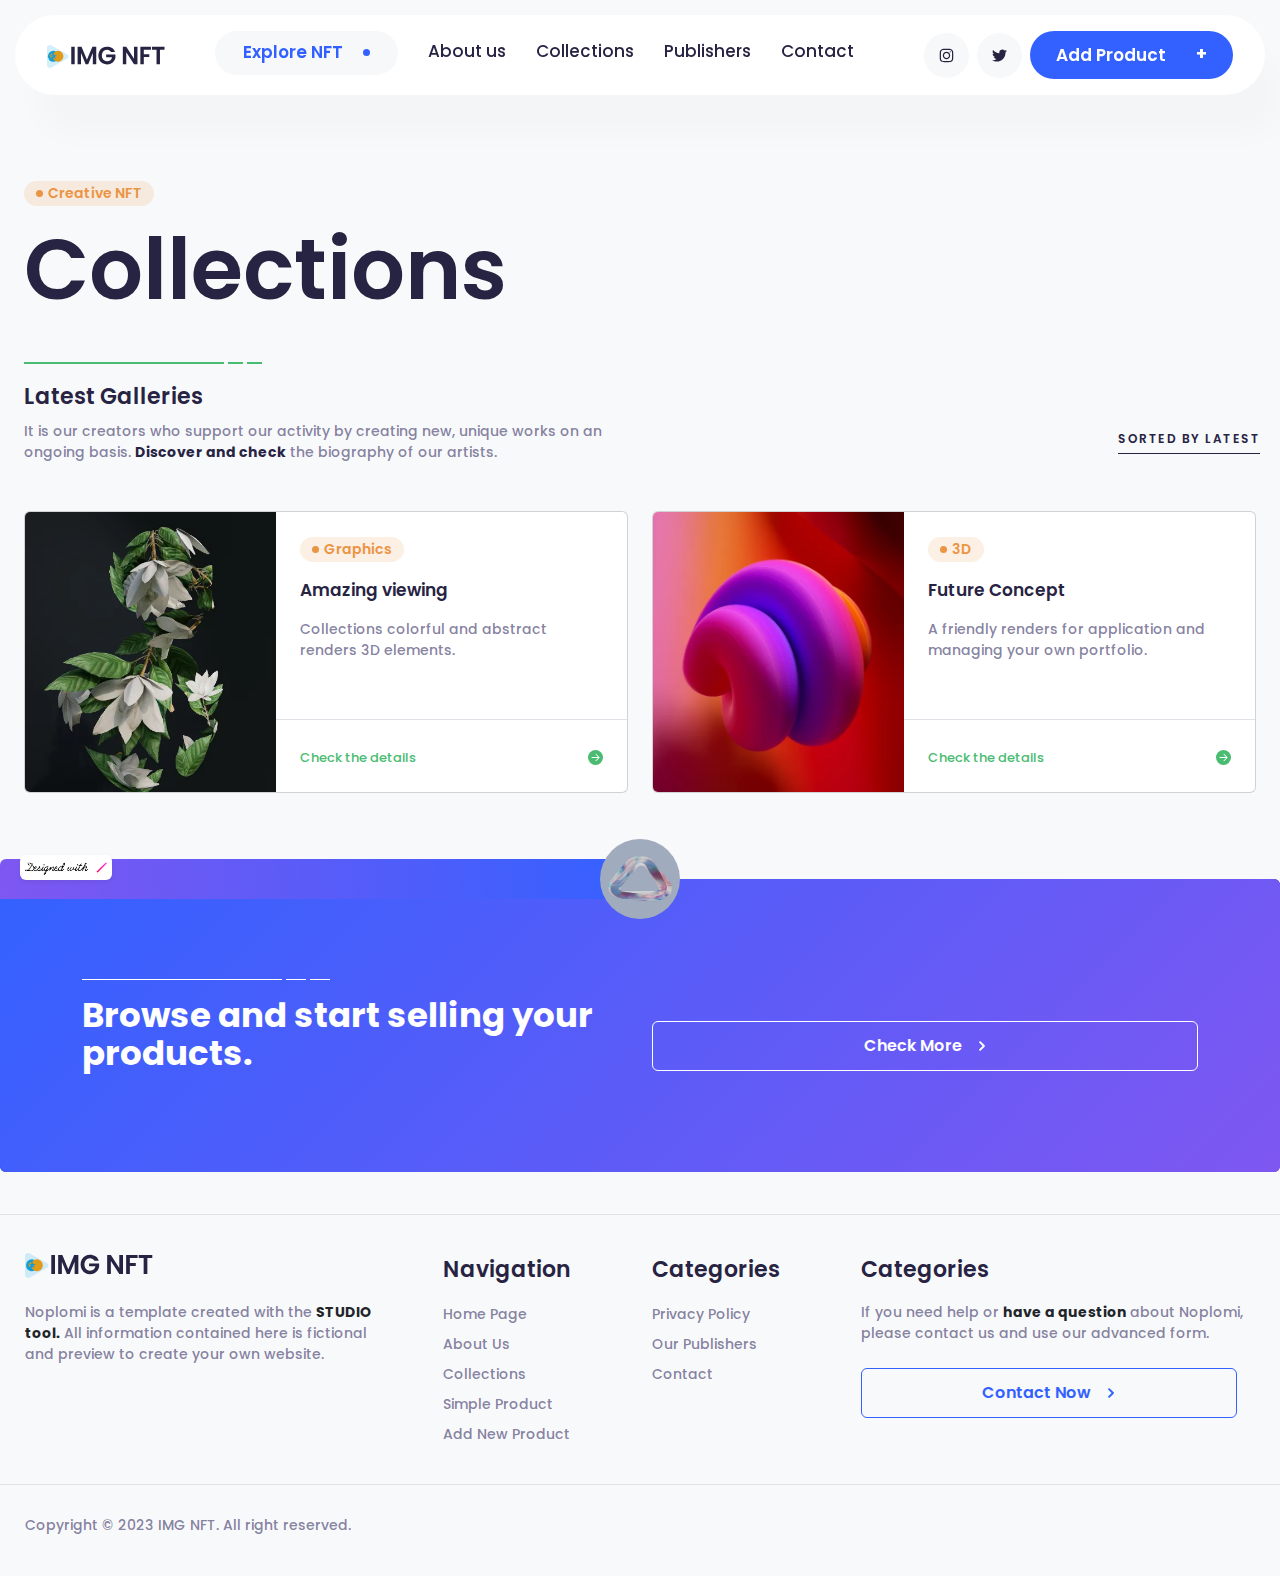
<file: collections.html>
<!DOCTYPE html>
<html lang="en">
<head>
    <meta charset="UTF-8">
    <!-- *Static Required meta tags (should be same on every page)* -->
    <meta http-equiv="content-type" content="text/html; charset=utf-8" />
    <meta name="viewport" content="width=device-width, initial-scale=1, maximum-scale=1, user-scalable=0, shrink-to-fit=no" />
    <meta name="theme-color" content="#1A73E9" />
    <meta http-equiv='X-UA-Compatible' content='IE=edge' />
    <meta name="web-author" content="web-author-name" />
    <meta name="googlebot" content="all">
    <meta name="revisit-after" content="3 days">
    <meta name="copyright" content="Site Name">
    <meta name="language" content="English">
    <meta name="reply-to" content="info@imgglobalinfotech.com">
    <meta name="distribution" content="Global" />
    <meta name="rating" content="General" />
    <!-- *Twitter Meta* -->
    <meta name="twitter:site" content="@miradontsoa">
    <meta name="twitter:creator" content="@miradontsoa">
    <meta name="twitter:card" content="summary">
    <!-- *Facebook Meta* -->
    <meta property="fb:app_id" content="0" />
    <meta property="og:type" content="website">
    <meta property="og:image:type" content="image/jpg">
    <meta property="og:image:width" content="1200">
    <meta property="og:image:height" content="630">
    <!-- *Dynamic Meta Tags (Should change for every page)* -->
    <title>Studio Site || Collections</title>
        <!-- *Required meta tags* -->
    <meta name="title" content="Title here" />
    <meta name="discrption" content="Discrption here" />
    <meta name="keyword" content="Keyword here" />
    <!-- *Twitter Meta* -->
    <meta name="twitter:title" content="Title here">
    <meta name="twitter:description" content="Discrption here">
    <meta name="twitter:image" content="assets/img/logo.png">
    <!-- *Facebook Meta* -->
    <meta property="og:url" content="">
    <meta property="og:title" content="Title here">
    <meta property="og:description" content="Discrption here">
    <meta property="og:image" content="assets/img/logo/favicon-original.png">
    <meta property="og:image:secure_url" content="assets/img/logo/favicon-original.png">
    <link rel="shortcut icon" type="image/x-icon" href="assets/img/Navbar/favicon.svg" />
    <link rel="icon" type="image/x-icon" href="assets/img/Navbar/favicon.svg" />
    <meta name="classification" content="Title here" />
    <link rel="canonical" href="" />
    <!-- jquery -->
    <script src="assets/libs/jquery/jquery.min.js"></script>
    <!-- *Bootstrap Css* -->
    <link rel="stylesheet" href="assets/css/bootstrap.min.css">
    <!-- *Swiper Css -->
    <link rel="stylesheet" href="assets/libs/swiper/css/swiper-bundle.min.css">
    <!-- *Custom Css* -->
    <link rel="stylesheet" href="assets/css/style.min.css">
    <!-- owl css -->
    <link rel="stylesheet" href="assets/libs/owlCarousel/owlcarousel.min.css">
    <!-- glightBox css -->
    <link rel="stylesheet" href="assets/libs/glightBox/glightbox.min.css">
</head>

<body class="bg-light">
    <div class="page-loader"><div class="spinner"></div></div>
    <a href="javascript:;" class="designedBy shadow-sm bg-white d-flex align-items-center position-fixed rounded-2 justify-content-center">
        <img src="assets/img/index/designedwith.png" alt="logo" class="w-100 h-100">
    </a>
    <!-- * navbar start -->
    <nav class="navbar navbar-expand-xl bg-white position-fixed rounded-pill" aria-label="Offcanvas navbar large">
        <div class="container-fluid">
            <a class="navbar-brand me-5 navlogo" href="index.html">
                <img src="assets/img/Navbar/logo2.svg" alt="logo" class="w-100">
            </a>
            <button class="navbar-toggler shadow-none border-0 p-0" type="button" data-bs-toggle="offcanvas" data-bs-target="#offcanvasNavbar2" aria-controls="offcanvasNavbar2" aria-label="Toggle navigation">
                <span class="menuIcon d-flex align-items-center justify-content-center">
                    <img src="assets/img/Navbar/menu.svg" alt="menu" class="h-100 w-100 img-fluid">
                </span>
            </button>
            <div class="offcanvas navbar-offcanvas offcanvas-start " tabindex="-1" id="offcanvasNavbar2" aria-labelledby="offcanvasNavbar2Label">
                <div class="offcanvas-header border-bottom border-1 ">
                <div class="offcanvas-title navlogo" id="offcanvasNavbar2Label">
                    <img src="assets/img/Navbar/logo2.svg" alt="logo" class="w-100 h-100 img-fluid">
                </div>
                <button type="button" class="btn-close shadow-none border-0" data-bs-dismiss="offcanvas" aria-label="Close"></button>
                </div>
                <div class="offcanvas-body">
                    <ul class="navbar-nav justify-content-start flex-grow-1 pe3">
                        <li class="nav-item">
                            <a class="nav-link active px-0 exploreBtn d-flex align-items-center rounded-pill" aria-current="page" href="index.html">Explore NFT
                                <span class="dots rounded-pill d-inline-flex"></span>
                            </a>
                        </li>
                        <li class="nav-item">
                            <a class="nav-link navmainLink fw-medium position-relative px-0" href="aboutus.html">About us</a>
                        </li>
                        <li class="nav-item">
                            <a class="nav-link navmainLink fw-medium position-relative px-0" href="collections.html">Collections</a>
                        </li>
                        <li class="nav-item">
                            <a class="nav-link navmainLink fw-medium position-relative px-0" href="publishers.html">Publishers</a>
                        </li>
                        <li class="nav-item">
                            <a class="nav-link navmainLink fw-medium position-relative px-0" href="contactus.html">Contact</a>
                        </li>
                    </ul>
                    <div class="d-flex flex-xl-row flex-column align-items-xl-center pt-lg-0 pt-3 gap-xl-2 gap-3">
                        <div class="d-flex align-items-center justifycontent-center gap-2">
                            <a href="javascript::" class="d-flex align-items-center justify-content-center navsocial rounded-pill">
                                <img src="assets/img/Navbar/instagram.svg" alt="instagram" class="h-100 w-100 img-fluid">
                            </a>
                            <a href="javascript::" class="d-flex align-items-center justify-content-center navsocial rounded-pill">
                                <img src="assets/img/Navbar/twitter.svg" alt="twitter" class="h-100 w-100 img-fluid">
                            </a>
                        </div>
                        <a href="addtoProduct.html" class="d-inline-flex addproduct rounded-pill text-decoration-none align-items-center justify-content-center">
                            Add Product
                            <span class="fw-bolder">+</span>
                        </a>
                    </div>
                </div>
            </div>
        </div>
    </nav>
    <!-- * navbar End -->

    <!-- * about main section start -->
    <div class="container-fluid aboutMain pb-0">
        <div class="row align-items-center">
            <div class="col-12">
                <div class="headingTitle d-inline-flex align-items-center justify-content-center ms3 rounded-pill">
                    <span class="d-flex align-items-center justify-content-center rounded-circle"></span>
                    Creative NFT
                </div>
            </div>
            <div class="pageHeading col-12">Collections</div>
        </div>
    </div>
    <!-- * about main section end -->

    <!-- * category product section start -->
    <div class="container-fluid categoryProduct bgwhite mx2">
        <div class="row">
            <div class="col-12 pb-3">
                <div class="d-flex align-items-center gap-1">
                    <div class="line"></div>
                    <div class="linetwo"></div>
                    <div class="linetwo"></div>
                </div>
            </div>
            <div class="categoryHeading">
                Latest Galleries
            </div>
            <div class="col-12 pt-2">
                <div class="row align-items-center justify-content-between">
                    <div class="col-md-6 col-sm para">It is our creators who support our activity by creating new, unique works on an ongoing basis. <strong class="text-theme2">Discover and check</strong> the biography of our artists.</div>
                    <div class="col-auto subHeading px-0 mx-2">
                        SORTED BY LATEST
                    </div>
                </div>
            </div>
            <div class="col-12 pt-lg-5 pt-4">
                <div class="row gap-lg-0 gap-4">
                    <div class="col-lg-6">
                        <div class="card mb3 h-100">
                            <div class="row g-0">
                                <div class="col-sm-5">
                                    <div class="cardImg overflow-hidden">
                                        <img src="assets/img/aboutus/category1.webp" alt="category" class="h-100 w-100 img-fluid object-fit-cover">
                                    </div>
                                </div>
                                <div class="col-sm-7">
                                    <div class="card-body p-0 h-100 d-flex flex-column justify-content-between">
                                        <div class="p-sm-4 p-3">
                                            <div class="headingTitle d-inline-flex align-items-center justify-content-center ms3 rounded-pill">
                                                <span class="d-flex align-items-center justify-content-center rounded-circle"></span>
                                                Graphics
                                            </div>
                                            <div class="py-sm-3 py-2">
                                                <span class="cardHeading position-relative">
                                                    Amazing viewing
                                                </span>
                                            </div>
                                            <div class="cardDetail">
                                                Collections colorful and abstract renders 3D elements.
                                            </div>
                                        </div>
                                        <div class="border-1 border-top p-sm-4 p-3">
                                            <a href="javascript:;" class="text-decoration-none stretched-link checkDetail pt-1 d-flex align-items-center justify-content-between">
                                                Check the details
                                                <span class="d-flex align-items-center checkDetailImg justify-content-center rounded-circle">
                                                    <img src="assets/img/index/rightarrow.svg" alt="arrow" class="h-100 w-100 img-fluid">
                                                </span>
                                            </a>
                                        </div>
                                    </div>
                                </div>
                            </div>
                        </div>
                    </div>
                    <div class="col-lg-6">
                        <div class="card mb3 h-100">
                            <div class="row g-0">
                                <div class="col-sm-5">
                                    <div class="cardImg overflow-hidden">
                                        <img src="assets/img/aboutus/category2.webp" alt="category" class="h-100 w-100 img-fluid object-fit-cover">
                                    </div>
                                </div>
                                <div class="col-sm-7">
                                    <div class="card-body p-0 h-100 d-flex flex-column justify-content-between">
                                        <div class="p-sm-4 p-3">
                                            <div class="headingTitle d-inline-flex align-items-center justify-content-center ms3 rounded-pill">
                                                <span class="d-flex align-items-center justify-content-center rounded-circle"></span>
                                                3D
                                            </div>
                                            <div class="py-sm-3 py-2">
                                                <span class="cardHeading position-relative">
                                                    Future Concept
                                                </span>
                                            </div>
                                            <div class="cardDetail pt2">
                                                A friendly renders for application and managing your own portfolio.
                                            </div>
                                        </div>
                                        <div class="border-1 border-top p-sm-4 p-3">
                                            <a href="javascript:;" class="text-decoration-none stretched-link checkDetail pt-1 d-flex align-items-center justify-content-between">
                                                Check the details
                                                <span class="d-flex align-items-center checkDetailImg justify-content-center rounded-circle">
                                                    <img src="assets/img/index/rightarrow.svg" alt="arrow" class="h-100 w-100 img-fluid">
                                                </span>
                                            </a>
                                        </div>
                                    </div>
                                </div>
                            </div>
                        </div>
                    </div>
                </div>
            </div>
        </div>
    </div>
    <!-- * category product section end -->
    
    <!-- * selling section start -->
    <div class="container-fluid sellingSetion position-relative ">
        <div class="container">
            <div class="row align-items-center">
                <div class="col-12 pb-3">
                    <div class="d-flex align-items-center gap-1">
                        <div class="line"></div>
                        <div class="linetwo"></div>
                        <div class="linetwo"></div>
                    </div>
                </div>
                <div class="col-md-6 sellingHeading">
                    Browse and start selling your products.
                </div>
                <div class="col-md-6 col-sm-8 text-center ptmd- pt-4">
                    <a href="javascript:;" class="text-decoration-none checkBtn sellingBtn rounded-2 d-flex align-items-center justify-content-center">
                        Check More
                        <span class="checkicon d-flex align-items-center justify-content-center">
                            <img src="assets/img/index/btnicon.svg" alt="check" class="w-100 h-100 img-fluid">
                        </span>
                    </a>
                </div>
                
                
            </div>
        </div>
        <div class="shape position-absolute">
        </div>
        <div class="d-flex align-items-center position-absolute  p-0 justify-content-center rounded-circle overflow-hidden sellingImg">
            <img src="assets/img/index/sellingimg.jfif" alt="selling" class="h-100 w-100 img-fluid">
        </div>
    </div>
    <!-- * selling section end -->


    <!-- * footer start -->
    <div class="container-fluid footer">
        <div class="row g-4 justify-content-between">
            <div class="col-lg-4 col-md-5 pe-lg-5 pe-4">
                <div class="footerLogo">
                    <img src="assets/img/Navbar/logo2.svg" alt="logo" class="w-100">
                </div>
                <div class="para pt-md-4 pt-sm-3 pt-2">
                    Noplomi is a template created with the <b class="text-dark">STUDIO tool.</b> All information contained here is fictional and preview to create your own website.
                </div>
            </div>
            <div class="col-lg-2 col-md-3 col-sm-4 col-6">
                <div class="footerHeading">Navigation</div>
                <ul class="list-unstyled m-0 d-flex flex-column gap1 footerlist">
                    <li><a href="index.html" class="text-decoration-none footerLink">Home Page</a></li>
                    <li><a href="aboutus.html" class="text-decoration-none footerLink">About Us</a></li>
                    <li><a href="collections.html" class="text-decoration-none footerLink">Collections</a></li>
                    <li><a href="simpleproduct.html" class="text-decoration-none footerLink">Simple Product</a></li>
                    <li><a href="addtoProduct.html" class="text-decoration-none footerLink">Add New Product</a></li>
                </ul>
            </div>
            <div class="col-lg-2 col-md-4 col-sm-4 col-6">
                <div class="footerHeading">Categories</div>
                <ul class="list-unstyled m-0 d-flex flex-column gap1 footerlist">
                    <li><a href="privacyPolicy.html" class="text-decoration-none footerLink">Privacy Policy</a></li>
                    <li><a href="publishers.html" class="text-decoration-none footerLink">Our Publishers</a></li>
                    <li><a href="contactus.html" class="text-decoration-none footerLink">Contact</a></li>
                </ul>
            </div>
            <div class="col-lg-4 col-sm-6">
                <div class="footerHeading">Categories</div>
                <div class="para pt-sm-3 pt-2 pb-sm-4 pb-3">
                    If you need help or <b class="text-dark">
                        have a question
                    </b> about Noplomi, please contact us and use our advanced form.
                </div>
                <a href="javascript:;" class="text-decoration-none checkBtn contactBtn rounded-2 d-inline-flex align-items-center justify-content-center">
                    Contact Now
                    <span class="checkicon d-flex align-items-center justify-content-center">
                        <img src="assets/img/index/btnicon2.svg" alt="check" class="w-100 h-100 img-fluid">
                    </span>
                </a>
            </div>
        </div>
    </div>
    <!-- * footer start -->

    <!-- * copy right section start -->
    <div class="container-fluid copyrightsection">
        <div class="copyrighttitle">
            Copyright © 2023 IMG NFT. All right reserved.
        </div>
    </div>
    <!-- * copy right section end -->

<!--* navbar offcanvas start -->

<!--* navbar offcanvas End -->
    <!-- *Bootstrap Js* -->
    <script src="assets/libs/bootstrap/js/bootstrap.bundle.min.js"></script>
    <!-- *Swiper Css -->
    <script src="assets/libs/swiper/js/swiper-bundle.min.js"></script>
    <!-- * glightBox Js -->
    <!-- <script src="assets/libs/glightBox/glightbox.min.js"></script> -->
    <!-- *Owl Js* -->
    <!-- <script src="assets/libs/owlCarousel/owlcarousel.min.js"></script> -->
    <!-- *Custom Js* -->
    <script src="assets/js/main.js"></script>

    <script>
        var swiper = new Swiper(".logoslider", {
            slidesPerView: 1,
            spaceBetween: 20,
            // pagination: {
            //     el: ".swiper-pagination",
            //     clickable: true,
            // },
            breakpoints: {
                0: {
                slidesPerView: 2,
                // spaceBetween: 0,
                },
                400: {
                slidesPerView: 3,
                // spaceBetween: 0,
                },
                500: {
                slidesPerView: 4,
                // spaceBetween: 0,
                },
                640: {
                slidesPerView: 4,
                // spaceBetween: 0,
                },
                768: {
                slidesPerView: 4,
                // spaceBetween: 0,
                },
                1024: {
                slidesPerView: 4,
                // spaceBetween: 0,
                },
            },
        });
    </script>
    
    <script>
        var swiper = new Swiper(".cardSlider", {
            slidesPerView: 1,
            spaceBetween: 10,
            // pagination: {
            //     el: ".swiper-pagination",
            //     clickable: true,
            // },
            breakpoints: {
                640: {
                slidesPerView: 2,
                spaceBetween: 20,
                },
                768: {
                slidesPerView: 3,
                spaceBetween: 20,
                },
                // 1024: {
                // slidesPerView: 4,
                // spaceBetween: 20,
                // },
            },
        });
    </script>
</body>
</html>
</file>
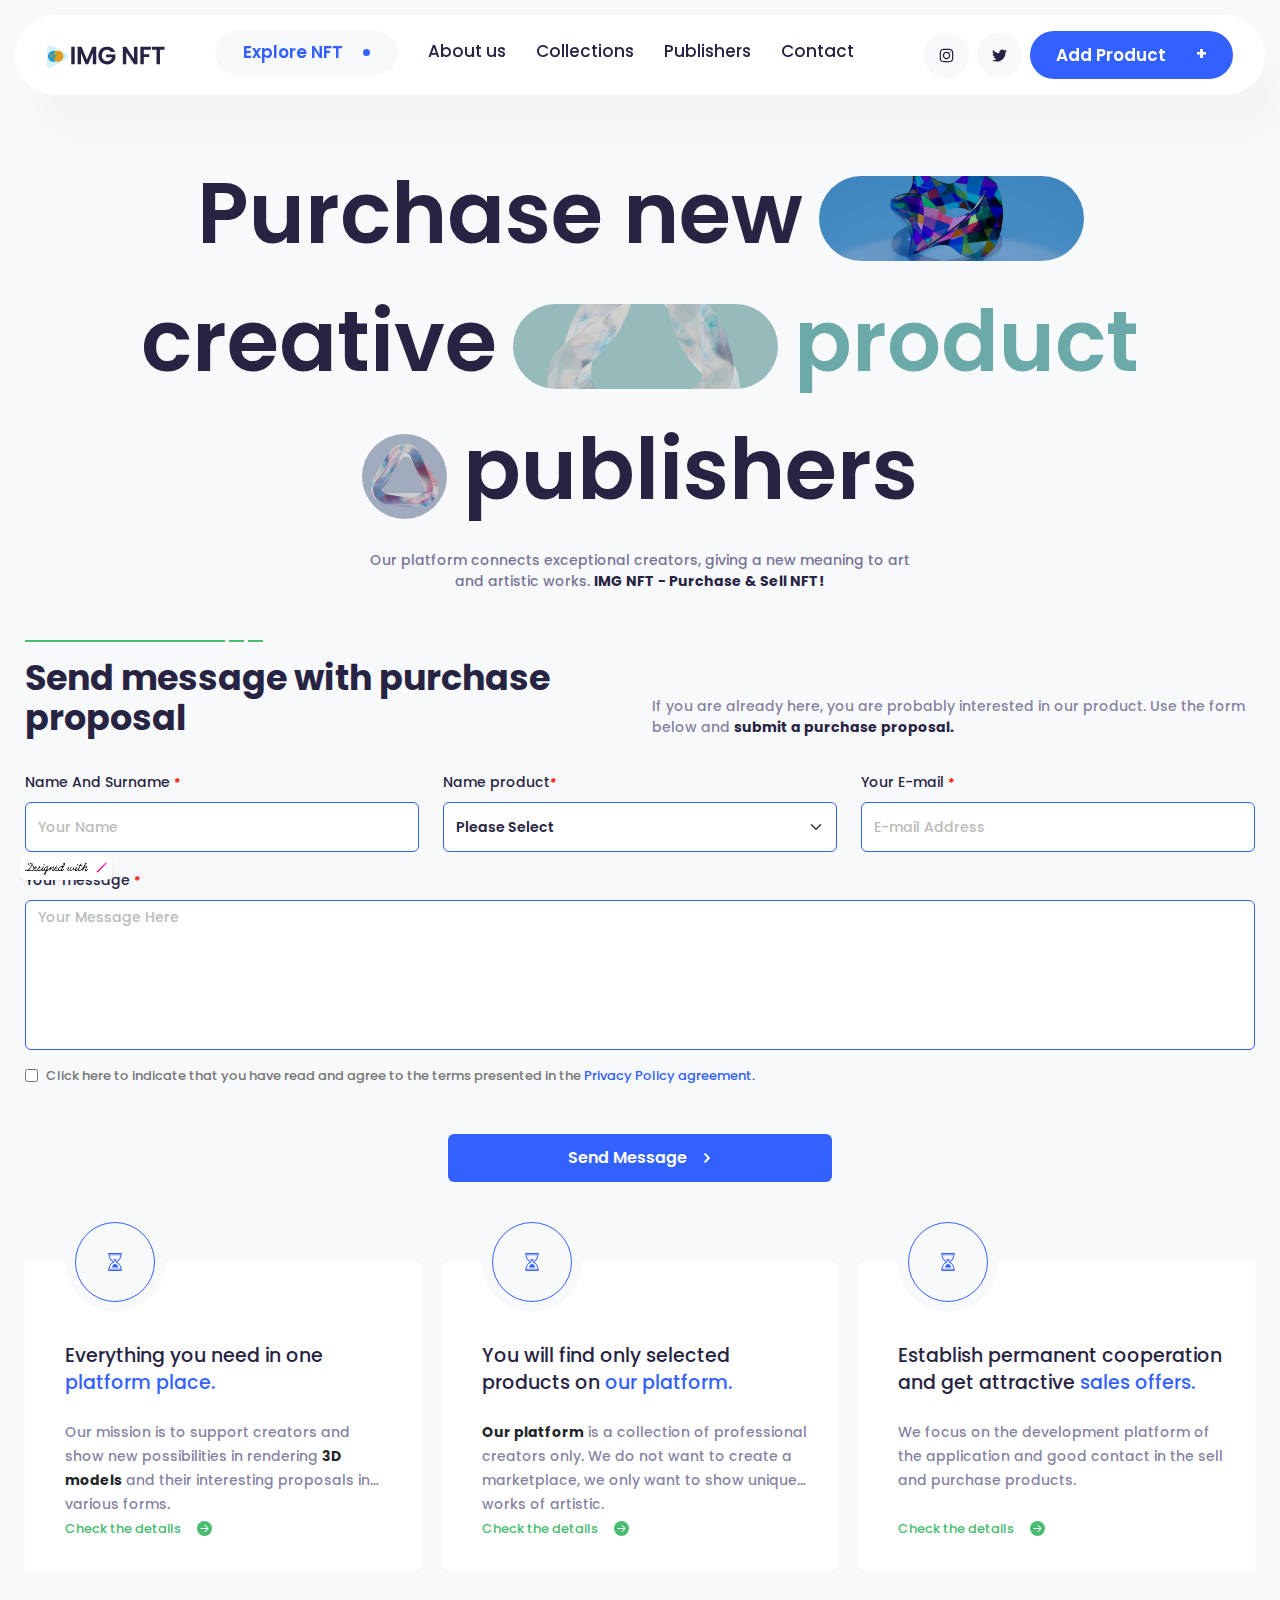
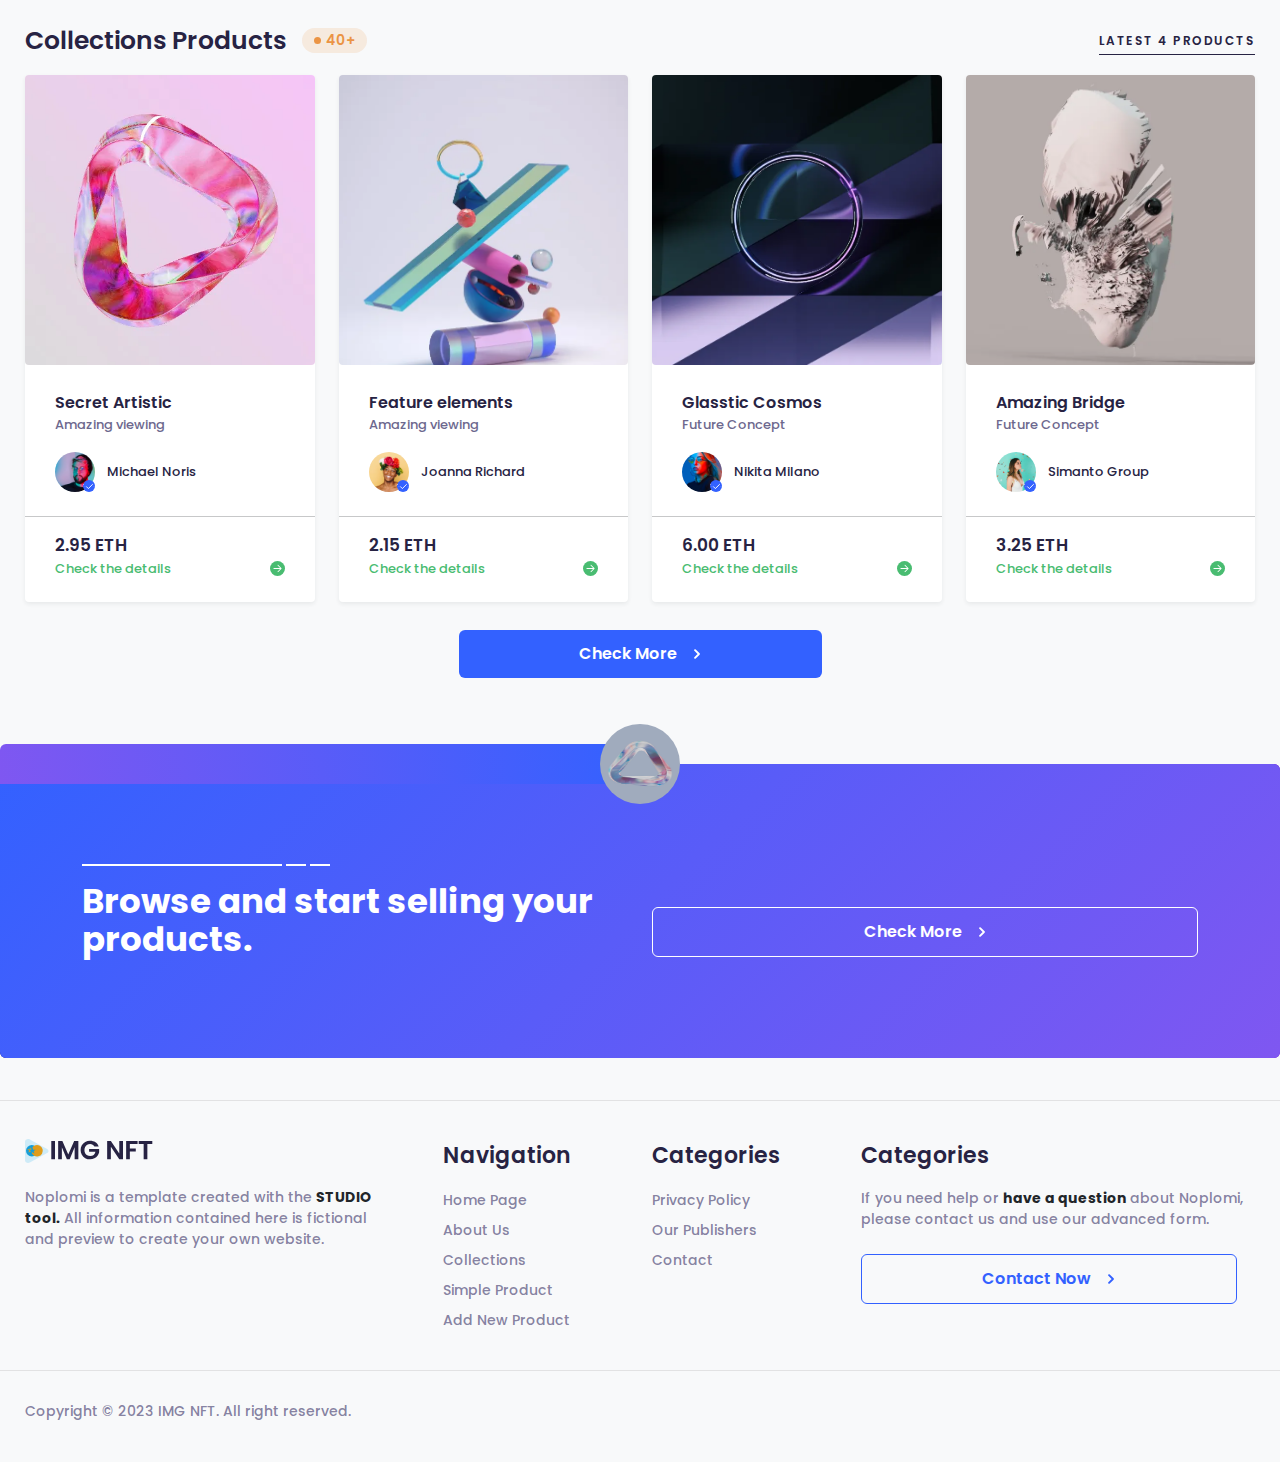
<file: contactus.html>
<!DOCTYPE html>
<html lang="en">
<head>
    <meta charset="UTF-8">
    <!-- *Static Required meta tags (should be same on every page)* -->
    <meta http-equiv="content-type" content="text/html; charset=utf-8" />
    <meta name="viewport" content="width=device-width, initial-scale=1, maximum-scale=1, user-scalable=0, shrink-to-fit=no" />
    <meta name="theme-color" content="#1A73E9" />
    <meta http-equiv='X-UA-Compatible' content='IE=edge' />
    <meta name="web-author" content="web-author-name" />
    <meta name="googlebot" content="all">
    <meta name="revisit-after" content="3 days">
    <meta name="copyright" content="Site Name">
    <meta name="language" content="English">
    <meta name="reply-to" content="info@imgglobalinfotech.com">
    <meta name="distribution" content="Global" />
    <meta name="rating" content="General" />
    <!-- *Twitter Meta* -->
    <meta name="twitter:site" content="@miradontsoa">
    <meta name="twitter:creator" content="@miradontsoa">
    <meta name="twitter:card" content="summary">
    <!-- *Facebook Meta* -->
    <meta property="fb:app_id" content="0" />
    <meta property="og:type" content="website">
    <meta property="og:image:type" content="image/jpg">
    <meta property="og:image:width" content="1200">
    <meta property="og:image:height" content="630">
    <!-- *Dynamic Meta Tags (Should change for every page)* -->
    <title>Studio Site || Contact Us</title>
        <!-- *Required meta tags* -->
    <meta name="title" content="Title here" />
    <meta name="discrption" content="Discrption here" />
    <meta name="keyword" content="Keyword here" />
    <!-- *Twitter Meta* -->
    <meta name="twitter:title" content="Title here">
    <meta name="twitter:description" content="Discrption here">
    <meta name="twitter:image" content="assets/img/logo.png">
    <!-- *Facebook Meta* -->
    <meta property="og:url" content="">
    <meta property="og:title" content="Title here">
    <meta property="og:description" content="Discrption here">
    <meta property="og:image" content="assets/img/logo/favicon-original.png">
    <meta property="og:image:secure_url" content="assets/img/logo/favicon-original.png">
    <link rel="shortcut icon" type="image/x-icon" href="assets/img/Navbar/favicon.svg" />
    <link rel="icon" type="image/x-icon" href="assets/img/Navbar/favicon.svg" />
    <meta name="classification" content="Title here" />
    <link rel="canonical" href="" />
    <!-- jquery -->
    <script src="assets/libs/jquery/jquery.min.js"></script>
    <!-- *Bootstrap Css* -->
    <link rel="stylesheet" href="assets/css/bootstrap.min.css">
    <!-- *Swiper Css -->
    <link rel="stylesheet" href="assets/libs/swiper/css/swiper-bundle.min.css">
    <!-- *Custom Css* -->
    <link rel="stylesheet" href="assets/css/style.min.css">
    <!-- owl css -->
    <link rel="stylesheet" href="assets/libs/owlCarousel/owlcarousel.min.css">
    <!-- glightBox css -->
    <link rel="stylesheet" href="assets/libs/glightBox/glightbox.min.css">
</head>

<body class="bg-light">
    <div class="page-loader"><div class="spinner"></div></div>
    <a href="javascript:;" class="designedBy shadow-sm bg-white d-flex align-items-center position-fixed rounded-2 justify-content-center">
        <img src="assets/img/index/designedwith.png" alt="logo" class="w-100 h-100">
    </a>
    <!-- * navbar start -->
    <nav class="navbar navbar-expand-xl bg-white position-fixed rounded-pill" aria-label="Offcanvas navbar large">
        <div class="container-fluid">
            <a class="navbar-brand me-5 navlogo" href="index.html">
                <img src="assets/img/Navbar/logo2.svg" alt="logo" class="w-100">
            </a>
            <button class="navbar-toggler shadow-none border-0 p-0" type="button" data-bs-toggle="offcanvas" data-bs-target="#offcanvasNavbar2" aria-controls="offcanvasNavbar2" aria-label="Toggle navigation">
                <span class="menuIcon d-flex align-items-center justify-content-center">
                    <img src="assets/img/Navbar/menu.svg" alt="menu" class="h-100 w-100 img-fluid">
                </span>
            </button>
            <div class="offcanvas navbar-offcanvas offcanvas-start " tabindex="-1" id="offcanvasNavbar2" aria-labelledby="offcanvasNavbar2Label">
                <div class="offcanvas-header border-bottom border-1 ">
                <div class="offcanvas-title navlogo" id="offcanvasNavbar2Label">
                    <img src="assets/img/Navbar/logo2.svg" alt="logo" class="w-100 h-100 img-fluid">
                </div>
                <button type="button" class="btn-close shadow-none border-0" data-bs-dismiss="offcanvas" aria-label="Close"></button>
                </div>
                <div class="offcanvas-body">
                    <ul class="navbar-nav justify-content-start flex-grow-1 pe3">
                        <li class="nav-item">
                            <a class="nav-link active px-0 exploreBtn d-flex align-items-center rounded-pill" aria-current="page" href="index.html">Explore NFT
                                <span class="dots rounded-pill d-inline-flex"></span>
                            </a>
                        </li>
                        <li class="nav-item">
                            <a class="nav-link navmainLink fw-medium position-relative px-0" href="aboutus.html">About us</a>
                        </li>
                        <li class="nav-item">
                            <a class="nav-link navmainLink fw-medium position-relative px-0" href="collections.html">Collections</a>
                        </li>
                        <li class="nav-item">
                            <a class="nav-link navmainLink fw-medium position-relative px-0" href="publishers.html">Publishers</a>
                        </li>
                        <li class="nav-item">
                            <a class="nav-link navmainLink fw-medium position-relative px-0" href="contactus.html">Contact</a>
                        </li>
                    </ul>
                    <div class="d-flex flex-xl-row flex-column align-items-xl-center pt-lg-0 pt-3 gap-xl-2 gap-3">
                        <div class="d-flex align-items-center justifycontent-center gap-2">
                            <a href="javascript::" class="d-flex align-items-center justify-content-center navsocial rounded-pill">
                                <img src="assets/img/Navbar/instagram.svg" alt="instagram" class="h-100 w-100 img-fluid">
                            </a>
                            <a href="javascript::" class="d-flex align-items-center justify-content-center navsocial rounded-pill">
                                <img src="assets/img/Navbar/twitter.svg" alt="twitter" class="h-100 w-100 img-fluid">
                            </a>
                        </div>
                        <a href="addtoProduct.html" class="d-inline-flex addproduct rounded-pill text-decoration-none align-items-center justify-content-center">
                            Add Product
                            <span class="fw-bolder">+</span>
                        </a>
                    </div>
                </div>
            </div>
        </div>
    </nav>
    <!-- * navbar End -->

    <!-- * hero section start -->
    <div class="container-fluid heroSection ">
        <div class="row">
            <div class="col-12 text-center">
                <div class="d-inline-flex align-items-center justify-content-center gap-3">
                    <div class="heroHeading fw-semibold">Purchase new</div>
                    <div class="heroimg d-flex align-items-center justify-content-center rounded-pill overflow-hidden">
                        <img src="assets/img/index/herobg.jfif" alt="hero" class="h-100 w-100 img-fluid object-fit-cover">
                    </div>
                </div>
            </div>
            <div class="col-12 text-center">
                <div class="d-inline-flex align-items-center justify-content-center gap-sm-3 gap-1">
                    <div class="heroHeading fw-semibold">creative</div>
                    <div class="heroimg d-flex align-items-center justify-content-center rounded-pill overflow-hidden">
                        <img src="assets/img/index/heroimg1.jfif" alt="hero" class="h-100 w-100 img-fluid object-fit-cover">
                    </div>
                    <div class="heroHeading heroHeadingtwo fw-semibold">product</div>
                </div>
            </div>
            <div class="col-12 text-center">
                <div class="d-inline-flex align-items-center justify-content-center gap-3">
                    <!-- <div class="heroHeading fw-semibold">creative</div> -->
                    <div class="heroimgtwo d-flex align-items-center justify-content-center rounded-circle overflow-hidden">
                        <img src="assets/img/index/heroimg2.jfif" alt="hero" class="h-100 w-100 img-fluid object-fit-cover">
                    </div>
                    <div class="heroHeading  fw-semibold"> publishers</div>
                </div>
            </div>
            <div class="col-lg-6 col-md-8 col-sm-10 text-center heroPara mx-auto">
                Our platform connects exceptional creators, giving a new meaning to art and artistic works. <strong class="text-theme2">IMG NFT - Purchase & Sell NFT!</strong>
            </div>
        </div>
    </div>
    <!-- * hero section end -->

    <!-- * discover section start -->
    <div class="container-fluid discoverSection pt-5">
        <div class="row">
            <div class="col-12 pb-3">
                <div class="d-flex align-items-center gap-1">
                    <div class="line"></div>
                    <div class="linetwo"></div>
                    <div class="linetwo"></div>
                </div>
            </div>
            <div class="col-12 pb-2">
                <div class="row align-items-end">
                    <div class="col-md-6 discoverHeading">
                        Send message with purchase proposal
                    </div>
                    <div class="col-md-6 para pt-md-0 pt-2">
                        If you are already here, you are probably interested in our product. Use the form below and <strong class="text-theme2">submit a purchase proposal.</strong>
                    </div>
                </div>
            </div>
            <div class="col-12 pt-4 px-0">
                <form class="row w-100 contactform mx-0">
                    <div class="col-md-4">
                        <div>
                            <label for="name" class="labelInput">Name And Surname <span>*</span></label>
                            <input type="text" class="form-control shadow-none formInput mt-2" id="name" required placeholder="Your Name">
                        </div>
                    </div>
                    <div class="col-md-4 pt-md-0 pt-3">
                        <div>
                            <label for="name" class="labelInput">Name product<span>*</span></label>
                            <select name="" id="" class="d-flex form-select selectInput rounded-2 mt-2 form-control w-100 shadow-none" required>
                                <option value="" selected class="formOption">Please Select</option>
                                <option value="1" class="formOption">Secret Artistic</option>
                                <option value="2" class="formOption">Feature elements</option>
                                <option value="3" class="formOption">Glasstic Cosmos</option>
                                <option value="4" class="formOption">Amazing Bridge</option>
                                <option value="5" class="formOption">Missing Puzzle</option>
                            </select>
                        </div>
                    </div>
                    <div class="col-md-4 pt-md-0 pt-3">
                        <div>
                            <label for="name" class="labelInput">Your E-mail <span>*</span></label>
                            <input type="text" class="form-control shadow-none formInput mt-2" id="name" placeholder="E-mail Address" required>
                        </div>
                    </div>
                    <div class="col-12 pt-3">
                        <div>
                            <label for="name" class="labelInput">Your message <span>*</span></label>
                            <!-- <input type="text" class="form-control shadow-none formInput mt-2" id="name" placeholder="E-mail Address"> -->
                            <textarea name="" id="" required class="form-control mt-2 shadow-none messageBox" placeholder="Your Message Here"></textarea>
                        </div>
                    </div>
                    <div class="col-12 pt-3">
                        <div class="d-flex align-items-center gap-2">
                            <input type="checkbox" id="checkbox">
                            <label for="checkbox" class="checkTitle">Click here to indicate that you have read and agree to the terms presented in the <a href="javascript:;" class="text-decoration-none">Privacy Policy agreement.</a></label>
                        </div>
                    </div>
                    <div class="col-12 text-center pt-sm-5 pt-4 pb-sm-2 pb-3">
                        <button type="submit" href="javascript:;" class="border-0 checkBtn rounded-2 d-inline-flex align-items-center justify-content-center">
                            Send Message 
                            <span class="checkicon d-flex align-items-center justify-content-center">
                                <img src="assets/img/index/btnicon.svg" alt="check" class="w-100 h-100 img-fluid">
                            </span>
                        </button>
                    </div>
                </form>
            </div>
            <div class="col-12 pt-md-4 pt-sm-3 pt-1">
                <div class="swiper mySwiper cardSlider pt-5">
                    <div class="swiper-wrapper">
                        <div class="swiper-slide">
                            <div class="discoverCard bg-white position-relative h-100 rounded-1">
                                <div class="imgMain dnone bg-light position-absolute rounded-circle d-flex align-items-center justify-content-center">
                                    <div class="CircleImg rounded-circle d-flex align-items-center justify-content-center h-100 w-100 ">
                                        <img src="assets/img/index/cardicon1.svg" alt="card" class="h-100 w-100 img-fluid">
                                    </div>
                                </div>
                                <div class="cardHeading">
                                    Everything you need in one <span>platform place.</span>
                                </div>
                                <div class="para py-sm-4 py-2">
                                    Our mission is to support creators and show new possibilities in rendering <b class="text-dark">3D models</b> and their interesting proposals in various forms.
                                </div>
                                <div>
                                    <a href="javascript:;" class="text-decoration-none checkDetail d-inline-flex align-items-center gap-3 position-relative">
                                        Check the details
                                        <span class="d-flex align-items-center checkDetailImg justify-content-center rounded-circle">
                                            <img src="assets/img/index/rightarrow.svg" alt="arrow" class="h-100 w-100 img-fluid">
                                        </span>
                                    </a>
                                </div>
                            </div>
                        </div>
                        <div class="swiper-slide">
                            <div class="discoverCard bg-white position-relative h-100 rounded-1">
                                <div class="imgMain dnone bg-light position-absolute rounded-circle d-flex align-items-center justify-content-center">
                                    <div class="CircleImg rounded-circle d-flex align-items-center justify-content-center h-100 w-100 ">
                                        <img src="assets/img/index/cardicon1.svg" alt="card" class="h-100 w-100 img-fluid">
                                    </div>
                                </div>
                                <div class="cardHeading">
                                    You will find only selected products on <span>our platform.</span>
                                </div>
                                <div class="para py-sm-4 py-2">
                                    <b class="text-dark">Our platform</b> is a collection of professional creators only. We do not want to create a marketplace, we only want to show unique works of artistic.
                                </div>
                                <div>
                                    <a href="javascript:;" class="text-decoration-none checkDetail d-inline-flex align-items-center gap-3 position-relative">
                                        Check the details
                                        <span class="d-flex align-items-center checkDetailImg justify-content-center rounded-circle">
                                            <img src="assets/img/index/rightarrow.svg" alt="arrow" class="h-100 w-100 img-fluid">
                                        </span>
                                    </a>
                                </div>
                            </div>
                        </div>
                        <div class="swiper-slide">
                            <div class="discoverCard bg-white position-relative h-100 rounded-1">
                                <div class="imgMain dnone bg-light position-absolute rounded-circle d-flex align-items-center justify-content-center">
                                    <div class="CircleImg rounded-circle d-flex align-items-center justify-content-center h-100 w-100 ">
                                        <img src="assets/img/index/cardicon1.svg" alt="card" class="h-100 w-100 img-fluid">
                                    </div>
                                </div>
                                <div class="cardHeading">
                                    Establish permanent cooperation and get attractive <span>sales offers.</span>
                                </div>
                                <div class="para py-sm-4 py-2">
                                    We focus on the development platform of the application and good contact in the sell and purchase products.
                                </div>
                                <div>
                                    <a href="javascript:;" class="text-decoration-none checkDetail d-inline-flex align-items-center gap-3 position-relative">
                                        Check the details
                                        <span class="d-flex align-items-center checkDetailImg justify-content-center rounded-circle">
                                            <img src="assets/img/index/rightarrow.svg" alt="arrow" class="h-100 w-100 img-fluid">
                                        </span>
                                    </a>
                                </div>
                            </div>
                        </div>
                    </div>
                </div>
            </div>
        </div>
    </div>
    <!-- * discover section end -->

    <!-- * Collections Products section start -->
    <div class="container-fluid collectionProducts pt-2">
        <div class="row align-items-center">
            <div class="col">
                <div class="d-flex align-items-center">
                    <div class="heading">
                        Collections Products
                    </div>
                    <div class="headingTitle d-flex align-items-center justify-content-center ms-3 rounded-pill">
                        <span class="d-flex align-items-center justify-content-center rounded-circle"></span>
                        40+
                    </div>
                </div>
            </div>
            <div class="col-auto">
                <span class="subHeading ">
                    LATEST 4 PRODUCTS
                </span>
            </div>
        </div>
        <div class="row pt-3 pb-1 g-4">
            <div class="col-lg-3 col-sm-6">
                <div class="productCard bg-white shadow-sm overflowhidden rounded-1">
                    <a href="javascript::">
                        <div class="productImg overflow-hidden rounded-1">
                            <img src="assets/img/index/cardimg.webp" alt="card" class="w-100 h-100 img-fluid object-fit-cover">
                        </div>
                    </a>
                    <div class="Productcontent">
                        <div class="productDetail">
                            <div>
                                <a href="javascript:;" class="text-decoration-none productHeading w-100 s align-items-center position-relative">Secret Artistic</a>
                            </div>
                            <a href="javascript:;" class="text-decoration-none producttitle w-100 d-flex align-items-center">Amazing viewing</a>
                            <div class="">
                                <a href="javascript:;" class="text-decoration-none userDetail d-flex align-items-center">
                                    <div class="userImg overflowhidden position-relative">
                                        <img src="assets/img/index/user1.webp" alt="user" class="h-100 rounded-circle object-fit-cover w-100 img-fluid">
                                    </div>
                                    Michael Noris
                                </a>
                            </div>
                        </div>
                        <hr class="my-sm-3 my-2">
                        <div class="productDetail pt-0 pb-sm-4 pb-3">
                            <div class="ProductPrice">2.95 ETH</div>
                            <div>
                                <a href="javascript:;" class="text-decoration-none checkDetail d-flex align-items-center justify-content-between">
                                    Check the details
                                    <span class="d-flex align-items-center checkDetailImg justify-content-center rounded-circle">
                                        <img src="assets/img/index/rightarrow.svg" alt="arrow" class="h-100 w-100 img-fluid">
                                    </span>
                                </a>
                            </div>
                        </div>
                    
                    </div>
                </div>
            </div>
            <div class="col-lg-3 col-sm-6">
                <div class="productCard bg-white shadow-sm overflowhidden rounded-1">
                    <a href="javascript::">
                        <div class="productImg overflow-hidden rounded-1">
                            <img src="assets/img/index/cardimg2.webp" alt="card" class="w-100 h-100 object-fit-cover img-fluid object-fit-cover">
                        </div>
                    </a>
                    <div class="Productcontent">
                        <div class="productDetail">
                            <div>
                                <a href="javascript:;" class="text-decoration-none productHeading w-100 s align-items-center position-relative">Feature elements</a>
                            </div>
                            <a href="javascript:;" class="text-decoration-none producttitle w-100 d-flex align-items-center">Amazing viewing</a>
                            <div class="">
                                <a href="javascript:;" class="text-decoration-none userDetail d-flex align-items-center">
                                    <div class="userImg overflowhidden position-relative">
                                        <img src="assets/img/index/user2.webp" alt="user" class="h-100 rounded-circle object-fit-cover w-100 img-fluid">
                                    </div>
                                    Joanna Richard
                                </a>
                            </div>
                        </div>
                        <hr class="my-sm-3 my-2">
                        <div class="productDetail pt-0 pb-sm-4 pb-3">
                            <div class="ProductPrice">2.15 ETH</div>
                            <div>
                                <a href="javascript:;" class="text-decoration-none checkDetail d-flex align-items-center justify-content-between">
                                    Check the details
                                    <span class="d-flex align-items-center checkDetailImg justify-content-center rounded-circle">
                                        <img src="assets/img/index/rightarrow.svg" alt="arrow" class="h-100 w-100 img-fluid">
                                    </span>
                                </a>
                            </div>
                        </div>
                    
                    </div>
                </div>
            </div>
            <div class="col-lg-3 col-sm-6">
                <div class="productCard bg-white shadow-sm overflowhidden rounded-1">
                    <a href="javascript::">
                        <div class="productImg overflow-hidden rounded-1">
                            <img src="assets/img/index/cardimg3.webp" alt="card" class="w-100 h-100 object-fit-cover img-fluid">
                        </div>
                    </a>
                    <div class="Productcontent">
                        <div class="productDetail">
                            <div>
                                <a href="javascript:;" class="text-decoration-none productHeading w-100 s align-items-center position-relative">Glasstic Cosmos</a>
                            </div>
                            <a href="javascript:;" class="text-decoration-none producttitle w-100 d-flex align-items-center">Future Concept</a>
                            <div class="">
                                <a href="javascript:;" class="text-decoration-none userDetail d-flex align-items-center">
                                    <div class="userImg overflowhidden position-relative">
                                        <img src="assets/img/index/user3.webp" alt="user" class="h-100 rounded-circle object-fit-cover w-100 img-fluid">
                                    </div>
                                    Nikita Milano
                                </a>
                            </div>
                        </div>
                        <hr class="my-sm-3 my-2">
                        <div class="productDetail pt-0 pb-sm-4 pb-3">
                            <div class="ProductPrice">6.00 ETH</div>
                            <div>
                                <a href="javascript:;" class="text-decoration-none checkDetail d-flex align-items-center justify-content-between">
                                    Check the details
                                    <span class="d-flex align-items-center checkDetailImg justify-content-center rounded-circle">
                                        <img src="assets/img/index/rightarrow.svg" alt="arrow" class="h-100 w-100 img-fluid">
                                    </span>
                                </a>
                            </div>
                        </div>
                    
                    </div>
                </div>
            </div>
            <div class="col-lg-3 col-sm-6">
                <div class="productCard bg-white shadow-sm overflowhidden rounded-1">
                    <a href="javascript::">
                        <div class="productImg overflow-hidden rounded-1">
                            <img src="assets/img/index/cardimg4.webp" alt="card" class="w-100 h-100 object-fit-cover img-fluid">
                        </div>
                    </a>
                    <div class="Productcontent">
                        <div class="productDetail">
                            <div>
                                <a href="javascript:;" class="text-decoration-none productHeading w-100 s align-items-center position-relative">Amazing Bridge</a>
                            </div>
                            <a href="javascript:;" class="text-decoration-none producttitle w-100 d-flex align-items-center">Future Concept</a>
                            <div class="">
                                <a href="javascript:;" class="text-decoration-none userDetail d-flex align-items-center">
                                    <div class="userImg overflowhidden position-relative">
                                        <img src="assets/img/index/user4.webp" alt="user" class="h-100 rounded-circle object-fit-cover w-100 img-fluid">
                                    </div>
                                    Simanto Group
                                </a>
                            </div>
                        </div>
                        <hr class="my-sm-3 my-2">
                        <div class="productDetail pt-0 pb-sm-4 pb-3">
                            <div class="ProductPrice">3.25 ETH</div>
                            <div>
                                <a href="javascript:;" class="text-decoration-none checkDetail d-flex align-items-center justify-content-between">
                                    Check the details
                                    <span class="d-flex align-items-center checkDetailImg justify-content-center rounded-circle">
                                        <img src="assets/img/index/rightarrow.svg" alt="arrow" class="h-100 w-100 img-fluid">
                                    </span>
                                </a>
                            </div>
                        </div>
                    
                    </div>
                </div>
            </div>
        </div>
        <div class="d-flex align-items-center justify-content-center mt-4">
            <a href="javascript:;" class="text-decoration-none checkBtn rounded-2 d-flex align-items-center justify-content-center">
                Check More
                <span class="checkicon d-flex align-items-center justify-content-center">
                    <img src="assets/img/index/btnicon.svg" alt="check" class="w-100 h-100 img-fluid">
                </span>
            </a>
        </div>
    </div>
    <!-- * Collections Products section end -->

    <!-- * selling section start -->
    <div class="container-fluid sellingSetion position-relative ">
        <div class="container">
            <div class="row align-items-center">
                <div class="col-12 pb-3">
                    <div class="d-flex align-items-center gap-1">
                        <div class="line"></div>
                        <div class="linetwo"></div>
                        <div class="linetwo"></div>
                    </div>
                </div>
                <div class="col-md-6 sellingHeading">
                    Browse and start selling your products.
                </div>
                <div class="col-md-6 col-sm-8 text-center ptmd- pt-4">
                    <a href="javascript:;" class="text-decoration-none checkBtn sellingBtn rounded-2 d-flex align-items-center justify-content-center">
                        Check More
                        <span class="checkicon d-flex align-items-center justify-content-center">
                            <img src="assets/img/index/btnicon.svg" alt="check" class="w-100 h-100 img-fluid">
                        </span>
                    </a>
                </div>
                
                
            </div>
        </div>
        <div class="shape position-absolute">
        </div>
        <div class="d-flex align-items-center position-absolute  p-0 justify-content-center rounded-circle overflow-hidden sellingImg">
            <img src="assets/img/index/sellingimg.jfif" alt="selling" class="h-100 w-100 img-fluid">
        </div>
    </div>
    <!-- * selling section end -->

    <!-- * footer start -->
    <div class="container-fluid footer">
        <div class="row g-4 justify-content-between">
            <div class="col-lg-4 col-md-5 pe-lg-5 pe-4">
                <div class="footerLogo">
                    <img src="assets/img/Navbar/logo2.svg" alt="logo" class="w-100">
                </div>
                <div class="para pt-md-4 pt-sm-3 pt-2">
                    Noplomi is a template created with the <b class="text-dark">STUDIO tool.</b> All information contained here is fictional and preview to create your own website.
                </div>
            </div>
            <div class="col-lg-2 col-md-3 col-sm-4 col-6">
                <div class="footerHeading">Navigation</div>
                <ul class="list-unstyled m-0 d-flex flex-column gap1 footerlist">
                    <li><a href="index.html" class="text-decoration-none footerLink">Home Page</a></li>
                    <li><a href="aboutus.html" class="text-decoration-none footerLink">About Us</a></li>
                    <li><a href="collections.html" class="text-decoration-none footerLink">Collections</a></li>
                    <li><a href="simpleproduct.html" class="text-decoration-none footerLink">Simple Product</a></li>
                    <li><a href="addtoProduct.html" class="text-decoration-none footerLink">Add New Product</a></li>
                </ul>
            </div>
            <div class="col-lg-2 col-md-4 col-sm-4 col-6">
                <div class="footerHeading">Categories</div>
                <ul class="list-unstyled m-0 d-flex flex-column gap1 footerlist">
                    <li><a href="privacyPolicy.html" class="text-decoration-none footerLink">Privacy Policy</a></li>
                    <li><a href="publishers.html" class="text-decoration-none footerLink">Our Publishers</a></li>
                    <li><a href="contactus.html" class="text-decoration-none footerLink">Contact</a></li>
                </ul>
            </div>
            <div class="col-lg-4 col-sm-6">
                <div class="footerHeading">Categories</div>
                <div class="para pt-sm-3 pt-2 pb-sm-4 pb-3">
                    If you need help or <b class="text-dark">
                        have a question
                    </b> about Noplomi, please contact us and use our advanced form.
                </div>
                <a href="javascript:;" class="text-decoration-none checkBtn contactBtn rounded-2 d-inline-flex align-items-center justify-content-center">
                    Contact Now
                    <span class="checkicon d-flex align-items-center justify-content-center">
                        <img src="assets/img/index/btnicon2.svg" alt="check" class="w-100 h-100 img-fluid">
                    </span>
                </a>
            </div>
        </div>
    </div>
    <!-- * footer start -->

    <!-- * copy right section start -->
    <div class="container-fluid copyrightsection">
        <div class="copyrighttitle">
            Copyright © 2023 IMG NFT. All right reserved.
        </div>
    </div>
    <!-- * copy right section end -->

<!--* navbar offcanvas start -->

<!--* navbar offcanvas End -->
    <!-- *Bootstrap Js* -->
    <script src="assets/libs/bootstrap/js/bootstrap.bundle.min.js"></script>
    <!-- *Swiper Css -->
    <script src="assets/libs/swiper/js/swiper-bundle.min.js"></script>
    <!-- * glightBox Js -->
    <!-- <script src="assets/libs/glightBox/glightbox.min.js"></script> -->
    <!-- *Owl Js* -->
    <!-- <script src="assets/libs/owlCarousel/owlcarousel.min.js"></script> -->
    <!-- *Custom Js* -->
    <script src="assets/js/main.js"></script>
    <script>
        var swiper = new Swiper(".logoslider", {
            slidesPerView: 1,
            spaceBetween: 20,
            // pagination: {
            //     el: ".swiper-pagination",
            //     clickable: true,
            // },
            breakpoints: {
                0: {
                slidesPerView: 2,
                // spaceBetween: 0,
                },
                400: {
                slidesPerView: 3,
                // spaceBetween: 0,
                },
                500: {
                slidesPerView: 4,
                // spaceBetween: 0,
                },
                640: {
                slidesPerView: 4,
                // spaceBetween: 0,
                },
                768: {
                slidesPerView: 4,
                // spaceBetween: 0,
                },
                1024: {
                slidesPerView: 4,
                // spaceBetween: 0,
                },
            },
        });
    </script>
    
    <script>
        var swiper = new Swiper(".cardSlider", {
            slidesPerView: 1,
            spaceBetween: 10,
            // pagination: {
            //     el: ".swiper-pagination",
            //     clickable: true,
            // },
            breakpoints: {
                640: {
                slidesPerView: 2,
                spaceBetween: 20,
                },
                768: {
                slidesPerView: 3,
                spaceBetween: 20,
                },
                // 1024: {
                // slidesPerView: 4,
                // spaceBetween: 20,
                // },
            },
        });
    </script>
</body>
</html>
</file>
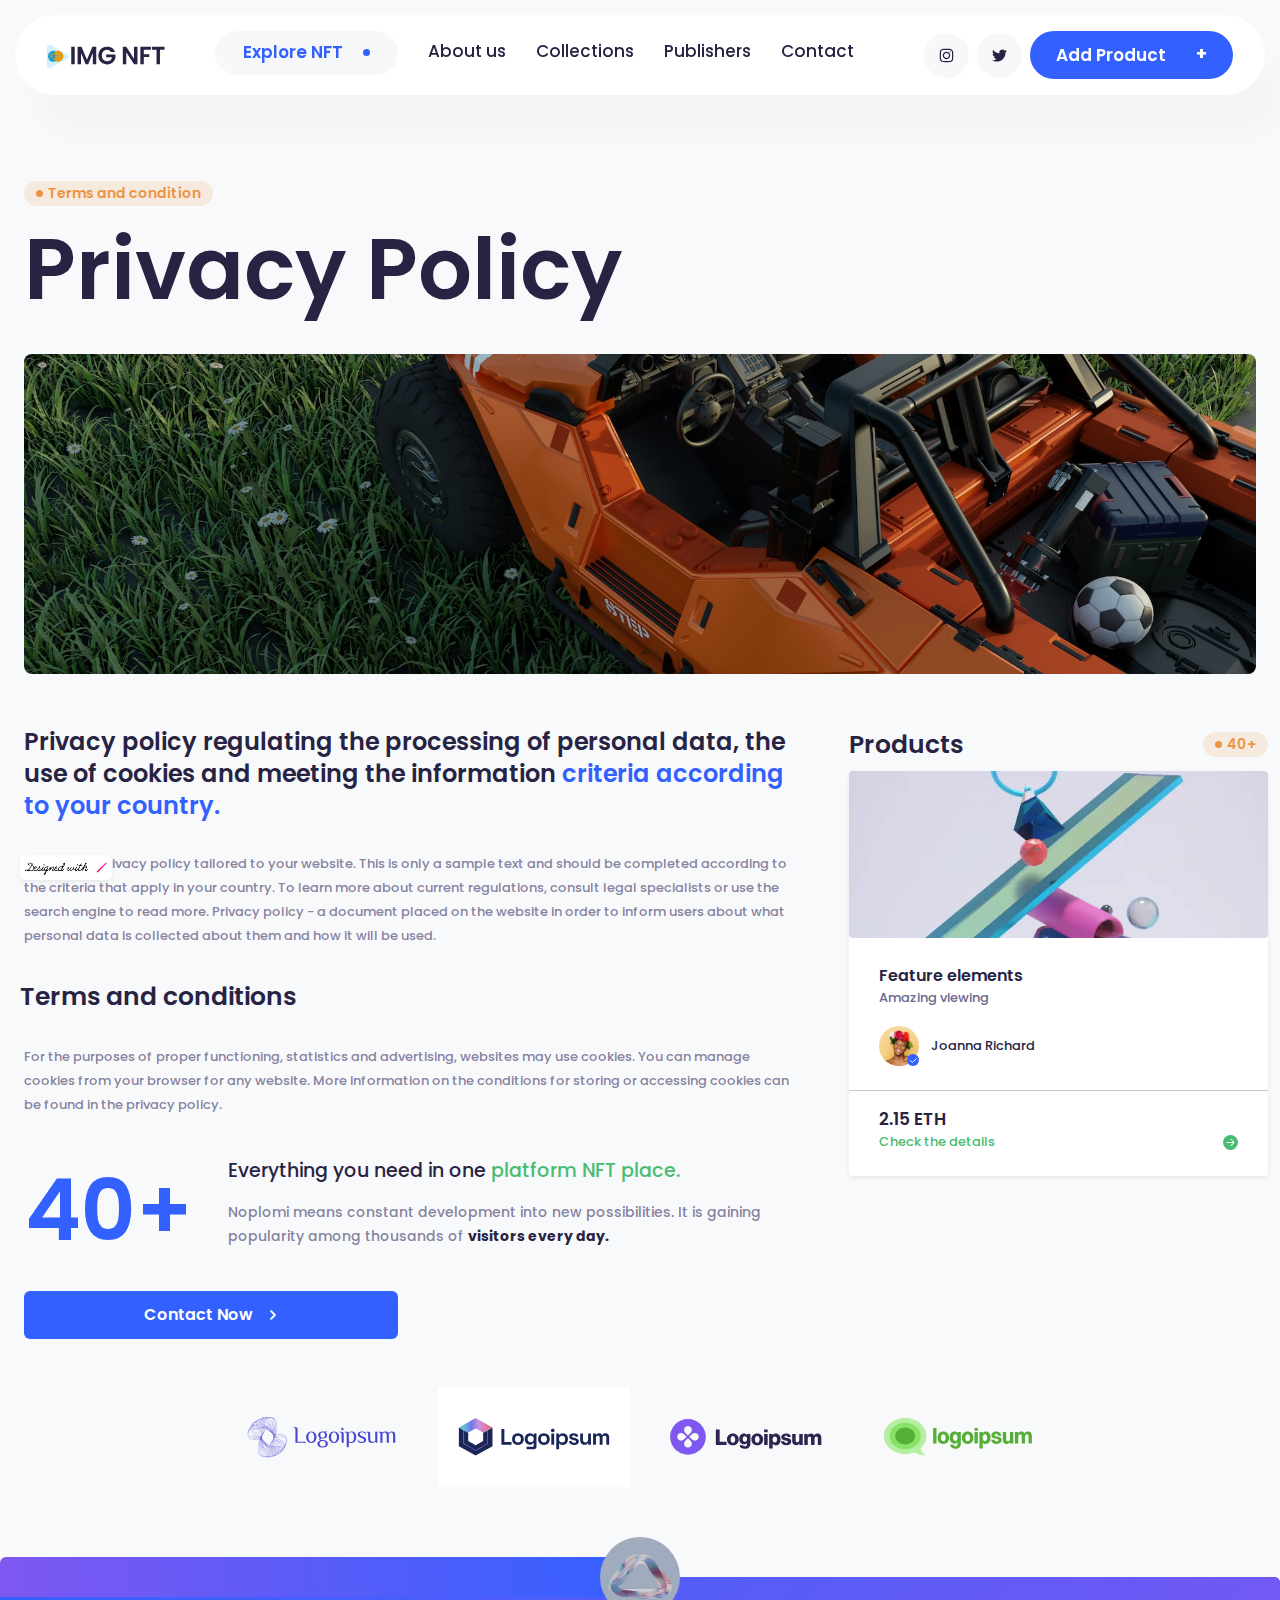
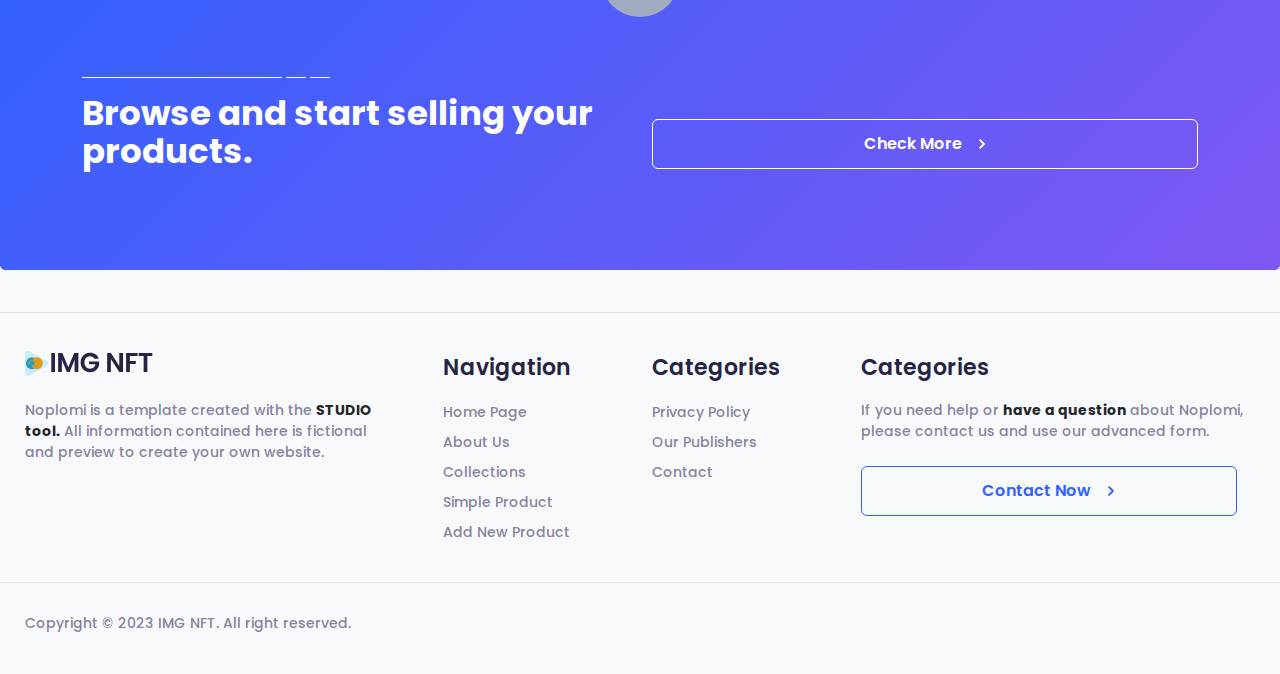
<file: privacyPolicy.html>
<!DOCTYPE html>
<html lang="en">
<head>
    <meta charset="UTF-8">
    <!-- *Static Required meta tags (should be same on every page)* -->
    <meta http-equiv="content-type" content="text/html; charset=utf-8" />
    <meta name="viewport" content="width=device-width, initial-scale=1, maximum-scale=1, user-scalable=0, shrink-to-fit=no" />
    <meta name="theme-color" content="#1A73E9" />
    <meta http-equiv='X-UA-Compatible' content='IE=edge' />
    <meta name="web-author" content="web-author-name" />
    <meta name="googlebot" content="all">
    <meta name="revisit-after" content="3 days">
    <meta name="copyright" content="Site Name">
    <meta name="language" content="English">
    <meta name="reply-to" content="info@imgglobalinfotech.com">
    <meta name="distribution" content="Global" />
    <meta name="rating" content="General" />
    <!-- *Twitter Meta* -->
    <meta name="twitter:site" content="@miradontsoa">
    <meta name="twitter:creator" content="@miradontsoa">
    <meta name="twitter:card" content="summary">
    <!-- *Facebook Meta* -->
    <meta property="fb:app_id" content="0" />
    <meta property="og:type" content="website">
    <meta property="og:image:type" content="image/jpg">
    <meta property="og:image:width" content="1200">
    <meta property="og:image:height" content="630">
    <!-- *Dynamic Meta Tags (Should change for every page)* -->
    <title>IMG NFT || Privacy Policy</title>
        <!-- *Required meta tags* -->
    <meta name="title" content="Title here" />
    <meta name="discrption" content="Discrption here" />
    <meta name="keyword" content="Keyword here" />
    <!-- *Twitter Meta* -->
    <meta name="twitter:title" content="Title here">
    <meta name="twitter:description" content="Discrption here">
    <meta name="twitter:image" content="assets/img/logo.png">
    <!-- *Facebook Meta* -->
    <meta property="og:url" content="">
    <meta property="og:title" content="Title here">
    <meta property="og:description" content="Discrption here">
    <meta property="og:image" content="assets/img/logo/favicon-original.png">
    <meta property="og:image:secure_url" content="assets/img/logo/favicon-original.png">
    <link rel="shortcut icon" type="image/x-icon" href="assets/img/Navbar/favicon.svg" />
    <link rel="icon" type="image/x-icon" href="assets/img/Navbar/favicon.svg" />
    <meta name="classification" content="Title here" />
    <link rel="canonical" href="" />
    <!-- jquery -->
    <script src="assets/libs/jquery/jquery.min.js"></script>
    <!-- *Bootstrap Css* -->
    <link rel="stylesheet" href="assets/css/bootstrap.min.css">
    <!-- *Swiper Css -->
    <link rel="stylesheet" href="assets/libs/swiper/css/swiper-bundle.min.css">
    <!-- *Custom Css* -->
    <link rel="stylesheet" href="assets/css/style.min.css">
    <!-- owl css -->
    <link rel="stylesheet" href="assets/libs/owlCarousel/owlcarousel.min.css">
    <!-- glightBox css -->
    <link rel="stylesheet" href="assets/libs/glightBox/glightbox.min.css">
</head>

<body class="bg-light">
    <div class="page-loader"><div class="spinner"></div></div>
    <a href="javascript:;" class="designedBy shadow-sm bg-white d-flex align-items-center position-fixed rounded-2 justify-content-center">
        <img src="assets/img/index/designedwith.png" alt="logo" class="w-100 h-100">
    </a>
    <!-- * navbar start -->
    <nav class="navbar navbar-expand-xl bg-white position-fixed rounded-pill" aria-label="Offcanvas navbar large">
        <div class="container-fluid">
            <a class="navbar-brand me-5 navlogo" href="index.html">
                <img src="assets/img/Navbar/logo2.svg" alt="logo" class="w-100">
            </a>
            <button class="navbar-toggler shadow-none border-0 p-0" type="button" data-bs-toggle="offcanvas" data-bs-target="#offcanvasNavbar2" aria-controls="offcanvasNavbar2" aria-label="Toggle navigation">
                <span class="menuIcon d-flex align-items-center justify-content-center">
                    <img src="assets/img/Navbar/menu.svg" alt="menu" class="h-100 w-100 img-fluid">
                </span>
            </button>
            <div class="offcanvas navbar-offcanvas offcanvas-start " tabindex="-1" id="offcanvasNavbar2" aria-labelledby="offcanvasNavbar2Label">
                <div class="offcanvas-header border-bottom border-1 ">
                <div class="offcanvas-title navlogo" id="offcanvasNavbar2Label">
                    <img src="assets/img/Navbar/logo2.svg" alt="logo" class="w-100 h-100 img-fluid">
                </div>
                <button type="button" class="btn-close shadow-none border-0" data-bs-dismiss="offcanvas" aria-label="Close"></button>
                </div>
                <div class="offcanvas-body">
                    <ul class="navbar-nav justify-content-start flex-grow-1 pe3">
                        <li class="nav-item">
                            <a class="nav-link active px-0 exploreBtn d-flex align-items-center rounded-pill" aria-current="page" href="index.html">Explore NFT
                                <span class="dots rounded-pill d-inline-flex"></span>
                            </a>
                        </li>
                        <li class="nav-item">
                            <a class="nav-link navmainLink fw-medium position-relative px-0" href="aboutus.html">About us</a>
                        </li>
                        <li class="nav-item">
                            <a class="nav-link navmainLink fw-medium position-relative px-0" href="collections.html">Collections</a>
                        </li>
                        <li class="nav-item">
                            <a class="nav-link navmainLink fw-medium position-relative px-0" href="publishers.html">Publishers</a>
                        </li>
                        <li class="nav-item">
                            <a class="nav-link navmainLink fw-medium position-relative px-0" href="contactus.html">Contact</a>
                        </li>
                    </ul>
                    <div class="d-flex flex-xl-row flex-column align-items-xl-center pt-lg-0 pt-3 gap-xl-2 gap-3">
                        <div class="d-flex align-items-center justifycontent-center gap-2">
                            <a href="javascript::" class="d-flex align-items-center justify-content-center navsocial rounded-pill">
                                <img src="assets/img/Navbar/instagram.svg" alt="instagram" class="h-100 w-100 img-fluid">
                            </a>
                            <a href="javascript::" class="d-flex align-items-center justify-content-center navsocial rounded-pill">
                                <img src="assets/img/Navbar/twitter.svg" alt="twitter" class="h-100 w-100 img-fluid">
                            </a>
                        </div>
                        <a href="addtoProduct.html" class="d-inline-flex addproduct rounded-pill text-decoration-none align-items-center justify-content-center">
                            Add Product
                            <span class="fw-bolder">+</span>
                        </a>
                    </div>
                </div>
            </div>
        </div>
    </nav>
    <!-- * navbar End -->

    <!-- * about main section start -->
    <div class="container-fluid aboutMain">
        <div class="row align-items-center">
            <div class="col-12">
                <div class="headingTitle d-inline-flex align-items-center justify-content-center ms3 rounded-pill">
                    <span class="d-flex align-items-center justify-content-center rounded-circle"></span>
                    Terms and condition
                </div>
            </div>
            <div class="pageHeading col-12">Privacy Policy</div>
            <div class="col-12">
                <div class="aboutusImg rounded-3 overflow-hidden">
                    <img src="assets/img/aboutus/privaycpolicy.jfif" alt="privacy policy" class="h-100 w-100 img-fluid object-fit-cover">
                </div>
            </div>
        </div>
    </div>
    <!-- * about main section end -->
    
    <!-- * privacy policy section start -->
    <div class="container-fluid privacyPolicy">
        <div class="row gap-md-0 gap-4">
            <div class="col-md-8">
                <div class="row pe-md-5 pe-0">
                    <div class="col-12 privacyHeading">
                        Privacy policy regulating the processing of personal data, the use of cookies and meeting the information <span>criteria according to your country.</span>
                    </div>
                    <div class="col-12 privacyData para">
                        Insert your privacy policy tailored to your website. This is only a sample text and should be completed according to the criteria that apply in your country. To learn more about current regulations, consult legal specialists or use the search engine to read more. Privacy policy - a document placed on the website in order to inform users about what personal data is collected about them and how it will be used.
                    </div>
                    <div class="col-12 heading ps-2">
                        Terms and conditions
                    </div>
                    <div class="col-12 privacyData para">
                        For the purposes of proper functioning, statistics and advertising, websites may use cookies. You can manage cookies from your browser for any website. More information on the conditions for storing or accessing cookies can be found in the privacy policy.
                    </div>
                    <div class="col-12 discoverSection py-0">
                        <div class="row">
                            <div class="col-sm-4">

                            </div>
                            <div class="col-sm-8">

                            </div>
                        </div >
                        <div class="discoverCard p-0 row discoverCardTwo align-items-center bgwhite position-relative h100 rounded-1">
                            <!-- <div class="imgMain dnone bg-light positionabsolute rounded-circle d-flex align-items-center justify-content-center">
                                <div class="CircleImg rounded-circle d-flex align-items-center justify-content-center h-100 w-100 ">
                                    <img src="assets/img/index/cardicon1.svg" alt="card" class="h-100 w-100 img-fluid">
                                </div>
                            </div> -->
                            <div class="experience col-lg-3 text ps-0">
                                40+
                            </div>
                            <div class="col-lg-9">
                                <div class="cardHeading">
                                    Everything you need in one <span class="text-theme3">platform NFT place.</span>
                                </div>
                                <div class="para py-sm-3 py-2">
                                    Noplomi means constant development into new possibilities. It is gaining popularity among thousands of <strong class="text-theme2">visitors every day.</strong>
                                </div>
                            </div>
                        </div>
                    </div>
                    <div class="col-12 pt-3">
                        <a href="javascript:;" class="text-decoration-none checkBtn rounded-2 d-inline-flex align-items-center justify-content-center">
                            Contact Now
                            <span class="checkicon d-flex align-items-center justify-content-center">
                                <img src="assets/img/index/btnicon.svg" alt="check" class="w-100 h-100 img-fluid">
                            </span>
                        </a>
                    </div>
                </div>

            </div>
            <div class="col-md-4 collectionProducts p-0">
                <div class="d-flex align-items-center justify-content-between pb-2">
                    <div class="heading">
                        Products
                    </div>
                    <div class="headingTitle d-inline-flex align-items-center justify-content-center ms3 rounded-pill">
                        <span class="d-flex align-items-center justify-content-center rounded-circle"></span>
                        40+
                    </div>
                </div>
                <div class="productCard bg-white shadow-sm overflowhidden rounded-1">
                    <a href="javascript::">
                        <div class="productImg overflow-hidden rounded-1">
                            <img src="assets/img/index/cardimg2.webp" alt="card" class="w-100 h-100 object-fit-cover img-fluid object-fit-cover">
                        </div>
                    </a>
                    <div class="Productcontent">
                        <div class="productDetail">
                            <div>
                                <a href="javascript:;" class="text-decoration-none productHeading w-100 s align-items-center position-relative">Feature elements</a>
                            </div>
                            <a href="javascript:;" class="text-decoration-none producttitle w-100 d-flex align-items-center">Amazing viewing</a>
                            <div class="">
                                <a href="javascript:;" class="text-decoration-none userDetail d-flex align-items-center">
                                    <div class="userImg overflowhidden position-relative">
                                        <img src="assets/img/index/user2.webp" alt="user" class="h-100 rounded-circle object-fit-cover w-100 img-fluid">
                                    </div>
                                    Joanna Richard
                                </a>
                            </div>
                        </div>
                        <hr class="my-sm-3 my-2">
                        <div class="productDetail pt-0 pb-sm-4 pb-3">
                            <div class="ProductPrice">2.15 ETH</div>
                            <div>
                                <a href="javascript:;" class="text-decoration-none checkDetail d-flex align-items-center justify-content-between">
                                    Check the details
                                    <span class="d-flex align-items-center checkDetailImg justify-content-center rounded-circle">
                                        <img src="assets/img/index/rightarrow.svg" alt="arrow" class="h-100 w-100 img-fluid">
                                    </span>
                                </a>
                            </div>
                        </div>
                    
                    </div>
                </div>

            </div>
        </div>
    </div>
    <!-- * privacy policy section end -->

    <!--*  logo section start -->
    <div class="container-fluid logoSection py-5">
        <div class="row logoMain">
            <div class="col-md-8 mx-auto">
                <div class="swiper mySwiper logoslider">
                    <div class="swiper-wrapper">
                        <div class="swiper-slide">
                            <div class="logoImg">
                                <img src="assets/img/index/clientLogo.svg" alt="logo" class="h-100 w-100 img-fluid">
                            </div>
                        </div>
                        <div class="swiper-slide">
                            <div class="logoImgtwo">
                                <img src="assets/img/index/clientLogo2.svg" alt="logo" class="h-100 w-100 img-fluid">
                            </div>
                        </div>
                        <div class="swiper-slide">
                            <div class="logoImg">
                                <img src="assets/img/index/clientLogo3.svg" alt="logo" class="h-100 w-100 img-fluid">
                            </div>
                        </div>
                        <div class="swiper-slide">
                            <div class="logoImg">
                                <img src="assets/img/index/clientLogo4.svg" alt="logo" class="h-100 w-100 img-fluid">
                            </div>
                        </div>
                    </div>
                </div>
            </div>
        </div>
    </div>
    <!--*  logo section end -->

    <!-- * selling section start -->
    <div class="container-fluid sellingSetion position-relative ">
        <div class="container">
            <div class="row align-items-center">
                <div class="col-12 pb-3">
                    <div class="d-flex align-items-center gap-1">
                        <div class="line"></div>
                        <div class="linetwo"></div>
                        <div class="linetwo"></div>
                    </div>
                </div>
                <div class="col-md-6 sellingHeading">
                    Browse and start selling your products.
                </div>
                <div class="col-md-6 col-sm-8 text-center ptmd- pt-4">
                    <a href="javascript:;" class="text-decoration-none checkBtn sellingBtn rounded-2 d-flex align-items-center justify-content-center">
                        Check More
                        <span class="checkicon d-flex align-items-center justify-content-center">
                            <img src="assets/img/index/btnicon.svg" alt="check" class="w-100 h-100 img-fluid">
                        </span>
                    </a>
                </div>
                
                
            </div>
        </div>
        <div class="shape position-absolute">
        </div>
        <div class="d-flex align-items-center position-absolute  p-0 justify-content-center rounded-circle overflow-hidden sellingImg">
            <img src="assets/img/index/sellingimg.jfif" alt="selling" class="h-100 w-100 img-fluid">
        </div>
    </div>
    <!-- * selling section end -->


    <!-- * footer start -->
    <div class="container-fluid footer">
        <div class="row g-4 justify-content-between">
            <div class="col-lg-4 col-md-5 pe-lg-5 pe-4">
                <div class="footerLogo">
                    <img src="assets/img/Navbar/logo2.svg" alt="logo" class="w-100">
                </div>
                <div class="para pt-md-4 pt-sm-3 pt-2">
                    Noplomi is a template created with the <b class="text-dark">STUDIO tool.</b> All information contained here is fictional and preview to create your own website.
                </div>
            </div>
            <div class="col-lg-2 col-md-3 col-sm-4 col-6">
                <div class="footerHeading">Navigation</div>
                <ul class="list-unstyled m-0 d-flex flex-column gap1 footerlist">
                    <li><a href="index.html" class="text-decoration-none footerLink">Home Page</a></li>
                    <li><a href="aboutus.html" class="text-decoration-none footerLink">About Us</a></li>
                    <li><a href="collections.html" class="text-decoration-none footerLink">Collections</a></li>
                    <li><a href="simpleproduct.html" class="text-decoration-none footerLink">Simple Product</a></li>
                    <li><a href="addtoProduct.html" class="text-decoration-none footerLink">Add New Product</a></li>
                </ul>
            </div>
            <div class="col-lg-2 col-md-4 col-sm-4 col-6">
                <div class="footerHeading">Categories</div>
                <ul class="list-unstyled m-0 d-flex flex-column gap1 footerlist">
                    <li><a href="privacyPolicy.html" class="text-decoration-none footerLink">Privacy Policy</a></li>
                    <li><a href="publishers.html" class="text-decoration-none footerLink">Our Publishers</a></li>
                    <li><a href="contactus.html" class="text-decoration-none footerLink">Contact</a></li>
                </ul>
            </div>
            <div class="col-lg-4 col-sm-6">
                <div class="footerHeading">Categories</div>
                <div class="para pt-sm-3 pt-2 pb-sm-4 pb-3">
                    If you need help or <b class="text-dark">
                        have a question
                    </b> about Noplomi, please contact us and use our advanced form.
                </div>
                <a href="javascript:;" class="text-decoration-none checkBtn contactBtn rounded-2 d-inline-flex align-items-center justify-content-center">
                    Contact Now
                    <span class="checkicon d-flex align-items-center justify-content-center">
                        <img src="assets/img/index/btnicon2.svg" alt="check" class="w-100 h-100 img-fluid">
                    </span>
                </a>
            </div>
        </div>
    </div>
    <!-- * footer start -->

    <!-- * copy right section start -->
    <div class="container-fluid copyrightsection">
        <div class="copyrighttitle">
            Copyright © 2023 IMG NFT. All right reserved.
        </div>
    </div>
    <!-- * copy right section end -->

<!--* navbar offcanvas start -->

<!--* navbar offcanvas End -->
    <!-- *Bootstrap Js* -->
    <script src="assets/libs/bootstrap/js/bootstrap.bundle.min.js"></script>
    <!-- *Swiper Css -->
    <script src="assets/libs/swiper/js/swiper-bundle.min.js"></script>
    <!-- * glightBox Js -->
    <!-- <script src="assets/libs/glightBox/glightbox.min.js"></script> -->
    <!-- *Owl Js* -->
    <!-- <script src="assets/libs/owlCarousel/owlcarousel.min.js"></script> -->
    <!-- *Custom Js* -->
    <script src="assets/js/main.js"></script>

    <script>
        var swiper = new Swiper(".logoslider", {
            slidesPerView: 1,
            spaceBetween: 20,
            // pagination: {
            //     el: ".swiper-pagination",
            //     clickable: true,
            // },
            breakpoints: {
                0: {
                slidesPerView: 2,
                // spaceBetween: 0,
                },
                400: {
                slidesPerView: 3,
                // spaceBetween: 0,
                },
                500: {
                slidesPerView: 4,
                // spaceBetween: 0,
                },
                640: {
                slidesPerView: 4,
                // spaceBetween: 0,
                },
                768: {
                slidesPerView: 4,
                // spaceBetween: 0,
                },
                1024: {
                slidesPerView: 4,
                // spaceBetween: 0,
                },
            },
        });
    </script>
    
    <script>
        var swiper = new Swiper(".cardSlider", {
            slidesPerView: 1,
            spaceBetween: 10,
            // pagination: {
            //     el: ".swiper-pagination",
            //     clickable: true,
            // },
            breakpoints: {
                640: {
                slidesPerView: 2,
                spaceBetween: 20,
                },
                768: {
                slidesPerView: 3,
                spaceBetween: 20,
                },
                // 1024: {
                // slidesPerView: 4,
                // spaceBetween: 20,
                // },
            },
        });
    </script>
</body>
</html>
</file>
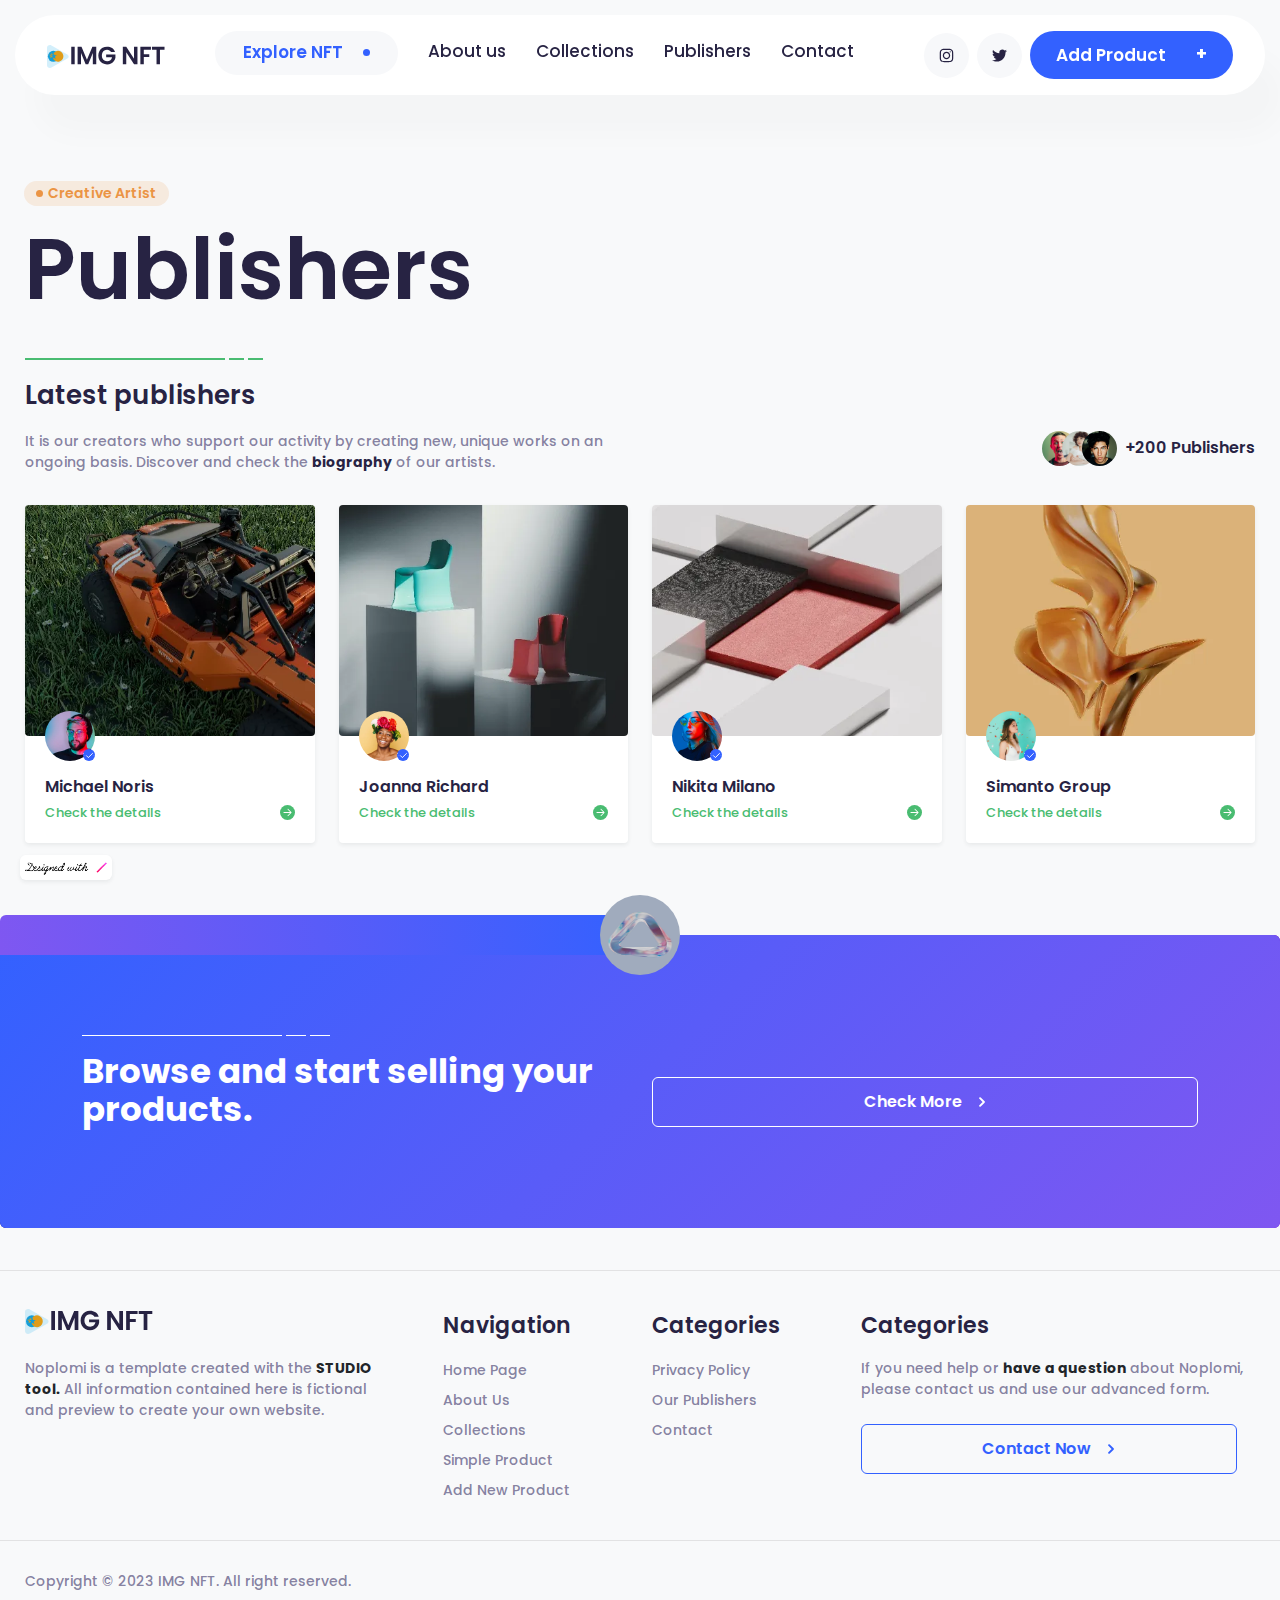
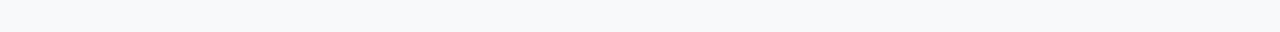
<file: publishers.html>
<!DOCTYPE html>
<html lang="en">
<head>
    <meta charset="UTF-8">
    <!-- *Static Required meta tags (should be same on every page)* -->
    <meta http-equiv="content-type" content="text/html; charset=utf-8" />
    <meta name="viewport" content="width=device-width, initial-scale=1, maximum-scale=1, user-scalable=0, shrink-to-fit=no" />
    <meta name="theme-color" content="#1A73E9" />
    <meta http-equiv='X-UA-Compatible' content='IE=edge' />
    <meta name="web-author" content="web-author-name" />
    <meta name="googlebot" content="all">
    <meta name="revisit-after" content="3 days">
    <meta name="copyright" content="Site Name">
    <meta name="language" content="English">
    <meta name="reply-to" content="info@imgglobalinfotech.com">
    <meta name="distribution" content="Global" />
    <meta name="rating" content="General" />
    <!-- *Twitter Meta* -->
    <meta name="twitter:site" content="@miradontsoa">
    <meta name="twitter:creator" content="@miradontsoa">
    <meta name="twitter:card" content="summary">
    <!-- *Facebook Meta* -->
    <meta property="fb:app_id" content="0" />
    <meta property="og:type" content="website">
    <meta property="og:image:type" content="image/jpg">
    <meta property="og:image:width" content="1200">
    <meta property="og:image:height" content="630">
    <!-- *Dynamic Meta Tags (Should change for every page)* -->
    <title>Studio Site || Collections</title>
        <!-- *Required meta tags* -->
    <meta name="title" content="Title here" />
    <meta name="discrption" content="Discrption here" />
    <meta name="keyword" content="Keyword here" />
    <!-- *Twitter Meta* -->
    <meta name="twitter:title" content="Title here">
    <meta name="twitter:description" content="Discrption here">
    <meta name="twitter:image" content="assets/img/logo.png">
    <!-- *Facebook Meta* -->
    <meta property="og:url" content="">
    <meta property="og:title" content="Title here">
    <meta property="og:description" content="Discrption here">
    <meta property="og:image" content="assets/img/logo/favicon-original.png">
    <meta property="og:image:secure_url" content="assets/img/logo/favicon-original.png">
    <link rel="shortcut icon" type="image/x-icon" href="assets/img/Navbar/favicon.svg" />
    <link rel="icon" type="image/x-icon" href="assets/img/Navbar/favicon.svg" />
    <meta name="classification" content="Title here" />
    <link rel="canonical" href="" />
    <!-- jquery -->
    <script src="assets/libs/jquery/jquery.min.js"></script>
    <!-- *Bootstrap Css* -->
    <link rel="stylesheet" href="assets/css/bootstrap.min.css">
    <!-- *Swiper Css -->
    <link rel="stylesheet" href="assets/libs/swiper/css/swiper-bundle.min.css">
    <!-- *Custom Css* -->
    <link rel="stylesheet" href="assets/css/style.min.css">
    <!-- owl css -->
    <link rel="stylesheet" href="assets/libs/owlCarousel/owlcarousel.min.css">
    <!-- glightBox css -->
    <link rel="stylesheet" href="assets/libs/glightBox/glightbox.min.css">
</head>

<body class="bg-light">
    <div class="page-loader"><div class="spinner"></div></div>
    <a href="javascript:;" class="designedBy shadow-sm bg-white d-flex align-items-center position-fixed rounded-2 justify-content-center">
        <img src="assets/img/index/designedwith.png" alt="logo" class="w-100 h-100">
    </a>
    <!-- * navbar start -->
    <nav class="navbar navbar-expand-xl bg-white position-fixed rounded-pill" aria-label="Offcanvas navbar large">
        <div class="container-fluid">
            <a class="navbar-brand me-5 navlogo" href="index.html">
                <img src="assets/img/Navbar/logo2.svg" alt="logo" class="w-100">
            </a>
            <button class="navbar-toggler shadow-none border-0 p-0" type="button" data-bs-toggle="offcanvas" data-bs-target="#offcanvasNavbar2" aria-controls="offcanvasNavbar2" aria-label="Toggle navigation">
                <span class="menuIcon d-flex align-items-center justify-content-center">
                    <img src="assets/img/Navbar/menu.svg" alt="menu" class="h-100 w-100 img-fluid">
                </span>
            </button>
            <div class="offcanvas navbar-offcanvas offcanvas-start " tabindex="-1" id="offcanvasNavbar2" aria-labelledby="offcanvasNavbar2Label">
                <div class="offcanvas-header border-bottom border-1 ">
                <div class="offcanvas-title navlogo" id="offcanvasNavbar2Label">
                    <img src="assets/img/Navbar/logo2.svg" alt="logo" class="w-100 h-100 img-fluid">
                </div>
                <button type="button" class="btn-close shadow-none border-0" data-bs-dismiss="offcanvas" aria-label="Close"></button>
                </div>
                <div class="offcanvas-body">
                    <ul class="navbar-nav justify-content-start flex-grow-1 pe3">
                        <li class="nav-item">
                            <a class="nav-link active px-0 exploreBtn d-flex align-items-center rounded-pill" aria-current="page" href="index.html">Explore NFT
                                <span class="dots rounded-pill d-inline-flex"></span>
                            </a>
                        </li>
                        <li class="nav-item">
                            <a class="nav-link navmainLink fw-medium position-relative px-0" href="aboutus.html">About us</a>
                        </li>
                        <li class="nav-item">
                            <a class="nav-link navmainLink fw-medium position-relative px-0" href="collections.html">Collections</a>
                        </li>
                        <li class="nav-item">
                            <a class="nav-link navmainLink fw-medium position-relative px-0" href="publishers.html">Publishers</a>
                        </li>
                        <li class="nav-item">
                            <a class="nav-link navmainLink fw-medium position-relative px-0" href="contactus.html">Contact</a>
                        </li>
                    </ul>
                    <div class="d-flex flex-xl-row flex-column align-items-xl-center pt-lg-0 pt-3 gap-xl-2 gap-3">
                        <div class="d-flex align-items-center justifycontent-center gap-2">
                            <a href="javascript::" class="d-flex align-items-center justify-content-center navsocial rounded-pill">
                                <img src="assets/img/Navbar/instagram.svg" alt="instagram" class="h-100 w-100 img-fluid">
                            </a>
                            <a href="javascript::" class="d-flex align-items-center justify-content-center navsocial rounded-pill">
                                <img src="assets/img/Navbar/twitter.svg" alt="twitter" class="h-100 w-100 img-fluid">
                            </a>
                        </div>
                        <a href="addtoProduct.html" class="d-inline-flex addproduct rounded-pill text-decoration-none align-items-center justify-content-center">
                            Add Product
                            <span class="fw-bolder">+</span>
                        </a>
                    </div>
                </div>
            </div>
        </div>
    </nav>
    <!-- * navbar End -->

    <!-- * about main section start -->
    <div class="container-fluid aboutMain pb-0">
        <div class="row align-items-center">
            <div class="col-12">
                <div class="headingTitle d-inline-flex align-items-center justify-content-center ms3 rounded-pill">
                    <span class="d-flex align-items-center justify-content-center rounded-circle"></span>
                    Creative Artist
                </div>
            </div>
            <div class="pageHeading col-12">Publishers</div>
        </div>
    </div>
    <!-- * about main section end -->

     <!-- * Latest Publishers section start -->
    <div class="container-fluid latestPublishers pt-sm-4 pt-4">
        <div class="row">
            <div class="col-12 pb-sm-3 pb-2">
                <div class="d-flex align-items-center gap-1">
                    <div class="line"></div>
                    <div class="linetwo"></div>
                    <div class="linetwo"></div>
                </div>
            </div>
            <div class="col-12 publishersHeading">
                Latest publishers
            </div>
            <div class="col-12 pt-sm-3 pt-2 pb-sm-2 pb-0">
                <div class="row justify-content-between">
                    <div class="col-md-6 col-sm para">It is our creators who support our activity by creating new, unique works on an ongoing basis. Discover and check the <strong class="text-theme2">biography</strong> of our artists.</div>
                    <div class="col-sm-auto pt-sm-0 pt-3">
                        <div class="d-flex align-items-center gap-2 justify-content-sm-start justify-content-end">
                            <div class="d-flex align-items-center ">
                                <div class="userImg d-flex align-items-center justify-content-center overflow-hidden rounded-circle">
                                    <img src="assets/img/aboutus/userimg3.jfif" alt="user" class="h-100 w-100 img-fluid object-fit-cover">
                                </div>
                                <div class="userImg userImgtwo d-flex align-items-center justify-content-center overflow-hidden rounded-circle">
                                    <img src="assets/img/aboutus/userimg2.jfif" alt="user" class="h-100 w-100 img-fluid object-fit-cover">
                                </div>
                                <div class="userImg userImgThree d-flex align-items-center justify-content-center overflow-hidden rounded-circle">
                                    <img src="assets/img/aboutus/userImg.jfif" alt="user" class="h-100 w-100 img-fluid object-fit-cover">
                                </div>
                            </div>
                            <div class="totalPublishers">
                                +200 Publishers
                            </div>
                        </div>
                    </div>
                </div>
            </div>
            <div class="col-12 pt-4">
                <div class="row g-4">
                    <div class="col-lg-3 col-sm-6">
                        <div class="publishersCard shadow-sm bg-white rounded-1 position-relative">
                            <div class="publishersImg rounded-1 overflow-hidden">
                                <img src="assets/img/aboutus/publisher1.webp" alt="publisher" class="h-100 w-100 img-fluid object-fit-cover">
                            </div>
                            <div class="publisherDetail">
                                <div class="publisheruserImg rounded-circle overflohidden position-relative">
                                    <img src="assets/img/index/user1.webp" alt="user" class="h-100 w-100 img-fluid object-fit-cover rounded-circle">
                                </div>
                                <div class="username ">
                                    Michael Noris
                                </div>
                                <a href="javascript:;" class="text-decoration-none stretched-link checkDetail pt-1 d-flex align-items-center justify-content-between">
                                    Check the details
                                    <span class="d-flex align-items-center checkDetailImg justify-content-center rounded-circle">
                                        <img src="assets/img/index/rightarrow.svg" alt="arrow" class="h-100 w-100 img-fluid">
                                    </span>
                                </a>
                            </div>
                        </div>
                    </div>
                    <div class="col-lg-3 col-sm-6">
                        <div class="publishersCard shadow-sm bg-white rounded-1 position-relative">
                            <div class="publishersImg rounded-1 overflow-hidden">
                                <img src="assets/img/aboutus/publisher2.webp" alt="publisher" class="h-100 w-100 img-fluid object-fit-cover">
                            </div>
                            <div class="publisherDetail">
                                <div class="publisheruserImg rounded-circle overflohidden position-relative">
                                    <img src="assets/img/index/user2.webp" alt="user" class="h-100 w-100 img-fluid object-fit-cover rounded-circle">
                                </div>
                                <div class="username ">
                                    Joanna Richard
                                </div>
                                <a href="javascript:;" class="text-decoration-none stretched-link checkDetail pt-1 d-flex align-items-center justify-content-between">
                                    Check the details
                                    <span class="d-flex align-items-center checkDetailImg justify-content-center rounded-circle">
                                        <img src="assets/img/index/rightarrow.svg" alt="arrow" class="h-100 w-100 img-fluid">
                                    </span>
                                </a>
                            </div>
                        </div>
                    </div>
                    <div class="col-lg-3 col-sm-6">
                        <div class="publishersCard shadow-sm bg-white rounded-1 position-relative">
                            <div class="publishersImg rounded-1 overflow-hidden">
                                <img src="assets/img/aboutus/publisher3.webp" alt="publisher" class="h-100 w-100 img-fluid object-fit-cover">
                            </div>
                            <div class="publisherDetail">
                                <div class="publisheruserImg rounded-circle overflohidden position-relative">
                                    <img src="assets/img/index/user3.webp" alt="user" class="h-100 w-100 img-fluid object-fit-cover rounded-circle">
                                </div>
                                <div class="username ">
                                    Nikita Milano
                                </div>
                                <a href="javascript:;" class="text-decoration-none stretched-link checkDetail pt-1 d-flex align-items-center justify-content-between">
                                    Check the details
                                    <span class="d-flex align-items-center checkDetailImg justify-content-center rounded-circle">
                                        <img src="assets/img/index/rightarrow.svg" alt="arrow" class="h-100 w-100 img-fluid">
                                    </span>
                                </a>
                            </div>
                        </div>
                    </div>
                    <div class="col-lg-3 col-sm-6">
                        <div class="publishersCard shadow-sm bg-white rounded-1 position-relative">
                            <div class="publishersImg rounded-1 overflow-hidden">
                                <img src="assets/img/aboutus/publisher4.webp" alt="publisher" class="h-100 w-100 img-fluid object-fit-cover">
                            </div>
                            <div class="publisherDetail">
                                <div class="publisheruserImg rounded-circle overflohidden position-relative">
                                    <img src="assets/img/index/user4.webp" alt="user" class="h-100 w-100 img-fluid object-fit-cover rounded-circle">
                                </div>
                                <div class="username ">
                                    Simanto Group
                                </div>
                                <a href="javascript:;" class="text-decoration-none stretched-link checkDetail pt-1 d-flex align-items-center justify-content-between">
                                    Check the details
                                    <span class="d-flex align-items-center checkDetailImg justify-content-center rounded-circle">
                                        <img src="assets/img/index/rightarrow.svg" alt="arrow" class="h-100 w-100 img-fluid">
                                    </span>
                                </a>
                            </div>
                        </div>
                    </div>
                </div>
            </div>
            <!-- <div class="col-12 text-center pt-5">
                <a href="javascript:;" class="text-decoration-none checkBtn rounded-2 d-inline-flex align-items-center justify-content-center">
                    Check More
                    <span class="checkicon d-flex align-items-center justify-content-center">
                        <img src="assets/img/index/btnicon.svg" alt="check" class="w-100 h-100 img-fluid">
                    </span>
                </a>
            </div> -->
        </div>
    </div>
    <!-- * Latest Publishers section end -->

    
    <!-- * selling section start -->
    <div class="container-fluid sellingSetion position-relative ">
        <div class="container">
            <div class="row align-items-center">
                <div class="col-12 pb-3">
                    <div class="d-flex align-items-center gap-1">
                        <div class="line"></div>
                        <div class="linetwo"></div>
                        <div class="linetwo"></div>
                    </div>
                </div>
                <div class="col-md-6 sellingHeading">
                    Browse and start selling your products.
                </div>
                <div class="col-md-6 col-sm-8 text-center ptmd- pt-4">
                    <a href="javascript:;" class="text-decoration-none checkBtn sellingBtn rounded-2 d-flex align-items-center justify-content-center">
                        Check More
                        <span class="checkicon d-flex align-items-center justify-content-center">
                            <img src="assets/img/index/btnicon.svg" alt="check" class="w-100 h-100 img-fluid">
                        </span>
                    </a>
                </div>
                
                
            </div>
        </div>
        <div class="shape position-absolute">
        </div>
        <div class="d-flex align-items-center position-absolute  p-0 justify-content-center rounded-circle overflow-hidden sellingImg">
            <img src="assets/img/index/sellingimg.jfif" alt="selling" class="h-100 w-100 img-fluid">
        </div>
    </div>
    <!-- * selling section end -->

    <!-- * footer start -->
    <div class="container-fluid footer">
        <div class="row g-4 justify-content-between">
            <div class="col-lg-4 col-md-5 pe-lg-5 pe-4">
                <div class="footerLogo">
                    <img src="assets/img/Navbar/logo2.svg" alt="logo" class="w-100">
                </div>
                <div class="para pt-md-4 pt-sm-3 pt-2">
                    Noplomi is a template created with the <b class="text-dark">STUDIO tool.</b> All information contained here is fictional and preview to create your own website.
                </div>
            </div>
            <div class="col-lg-2 col-md-3 col-sm-4 col-6">
                <div class="footerHeading">Navigation</div>
                <ul class="list-unstyled m-0 d-flex flex-column gap1 footerlist">
                    <li><a href="index.html" class="text-decoration-none footerLink">Home Page</a></li>
                    <li><a href="aboutus.html" class="text-decoration-none footerLink">About Us</a></li>
                    <li><a href="collections.html" class="text-decoration-none footerLink">Collections</a></li>
                    <li><a href="simpleproduct.html" class="text-decoration-none footerLink">Simple Product</a></li>
                    <li><a href="addtoProduct.html" class="text-decoration-none footerLink">Add New Product</a></li>
                </ul>
            </div>
            <div class="col-lg-2 col-md-4 col-sm-4 col-6">
                <div class="footerHeading">Categories</div>
                <ul class="list-unstyled m-0 d-flex flex-column gap1 footerlist">
                    <li><a href="privacyPolicy.html" class="text-decoration-none footerLink">Privacy Policy</a></li>
                    <li><a href="publishers.html" class="text-decoration-none footerLink">Our Publishers</a></li>
                    <li><a href="contactus.html" class="text-decoration-none footerLink">Contact</a></li>
                </ul>
            </div>
            <div class="col-lg-4 col-sm-6">
                <div class="footerHeading">Categories</div>
                <div class="para pt-sm-3 pt-2 pb-sm-4 pb-3">
                    If you need help or <b class="text-dark">
                        have a question
                    </b> about Noplomi, please contact us and use our advanced form.
                </div>
                <a href="javascript:;" class="text-decoration-none checkBtn contactBtn rounded-2 d-inline-flex align-items-center justify-content-center">
                    Contact Now
                    <span class="checkicon d-flex align-items-center justify-content-center">
                        <img src="assets/img/index/btnicon2.svg" alt="check" class="w-100 h-100 img-fluid">
                    </span>
                </a>
            </div>
        </div>
    </div>
    <!-- * footer start -->

    <!-- * copy right section start -->
    <div class="container-fluid copyrightsection">
        <div class="copyrighttitle">
            Copyright © 2023 IMG NFT. All right reserved.
        </div>
    </div>
    <!-- * copy right section end -->

<!--* navbar offcanvas start -->

<!--* navbar offcanvas End -->
    <!-- *Bootstrap Js* -->
    <script src="assets/libs/bootstrap/js/bootstrap.bundle.min.js"></script>
    <!-- *Swiper Css -->
    <script src="assets/libs/swiper/js/swiper-bundle.min.js"></script>
    <!-- * glightBox Js -->
    <!-- <script src="assets/libs/glightBox/glightbox.min.js"></script> -->
    <!-- *Owl Js* -->
    <!-- <script src="assets/libs/owlCarousel/owlcarousel.min.js"></script> -->
    <!-- *Custom Js* -->
    <script src="assets/js/main.js"></script>

    <script>
        var swiper = new Swiper(".logoslider", {
            slidesPerView: 1,
            spaceBetween: 20,
            // pagination: {
            //     el: ".swiper-pagination",
            //     clickable: true,
            // },
            breakpoints: {
                0: {
                slidesPerView: 2,
                // spaceBetween: 0,
                },
                400: {
                slidesPerView: 3,
                // spaceBetween: 0,
                },
                500: {
                slidesPerView: 4,
                // spaceBetween: 0,
                },
                640: {
                slidesPerView: 4,
                // spaceBetween: 0,
                },
                768: {
                slidesPerView: 4,
                // spaceBetween: 0,
                },
                1024: {
                slidesPerView: 4,
                // spaceBetween: 0,
                },
            },
        });
    </script>
    
    <script>
        var swiper = new Swiper(".cardSlider", {
            slidesPerView: 1,
            spaceBetween: 10,
            // pagination: {
            //     el: ".swiper-pagination",
            //     clickable: true,
            // },
            breakpoints: {
                640: {
                slidesPerView: 2,
                spaceBetween: 20,
                },
                768: {
                slidesPerView: 3,
                spaceBetween: 20,
                },
                // 1024: {
                // slidesPerView: 4,
                // spaceBetween: 20,
                // },
            },
        });
    </script>
</body>
</html>
</file>
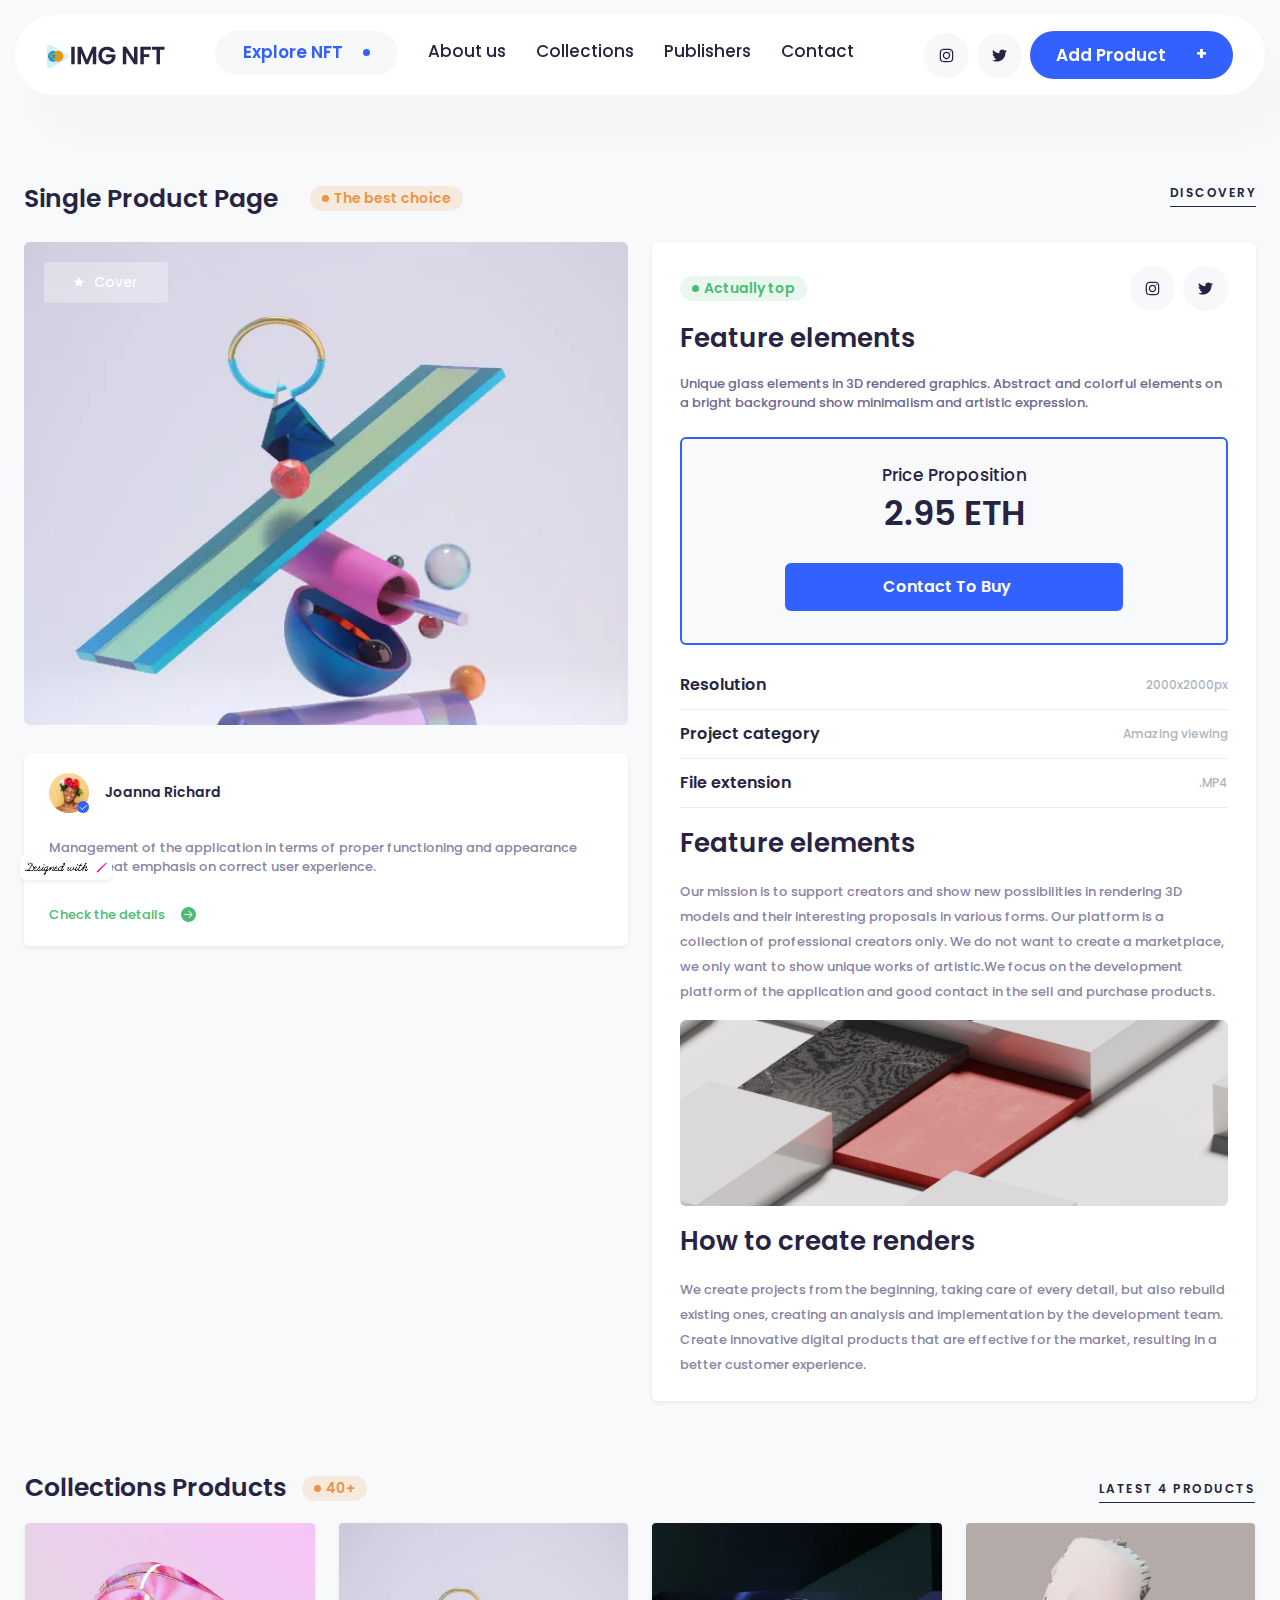
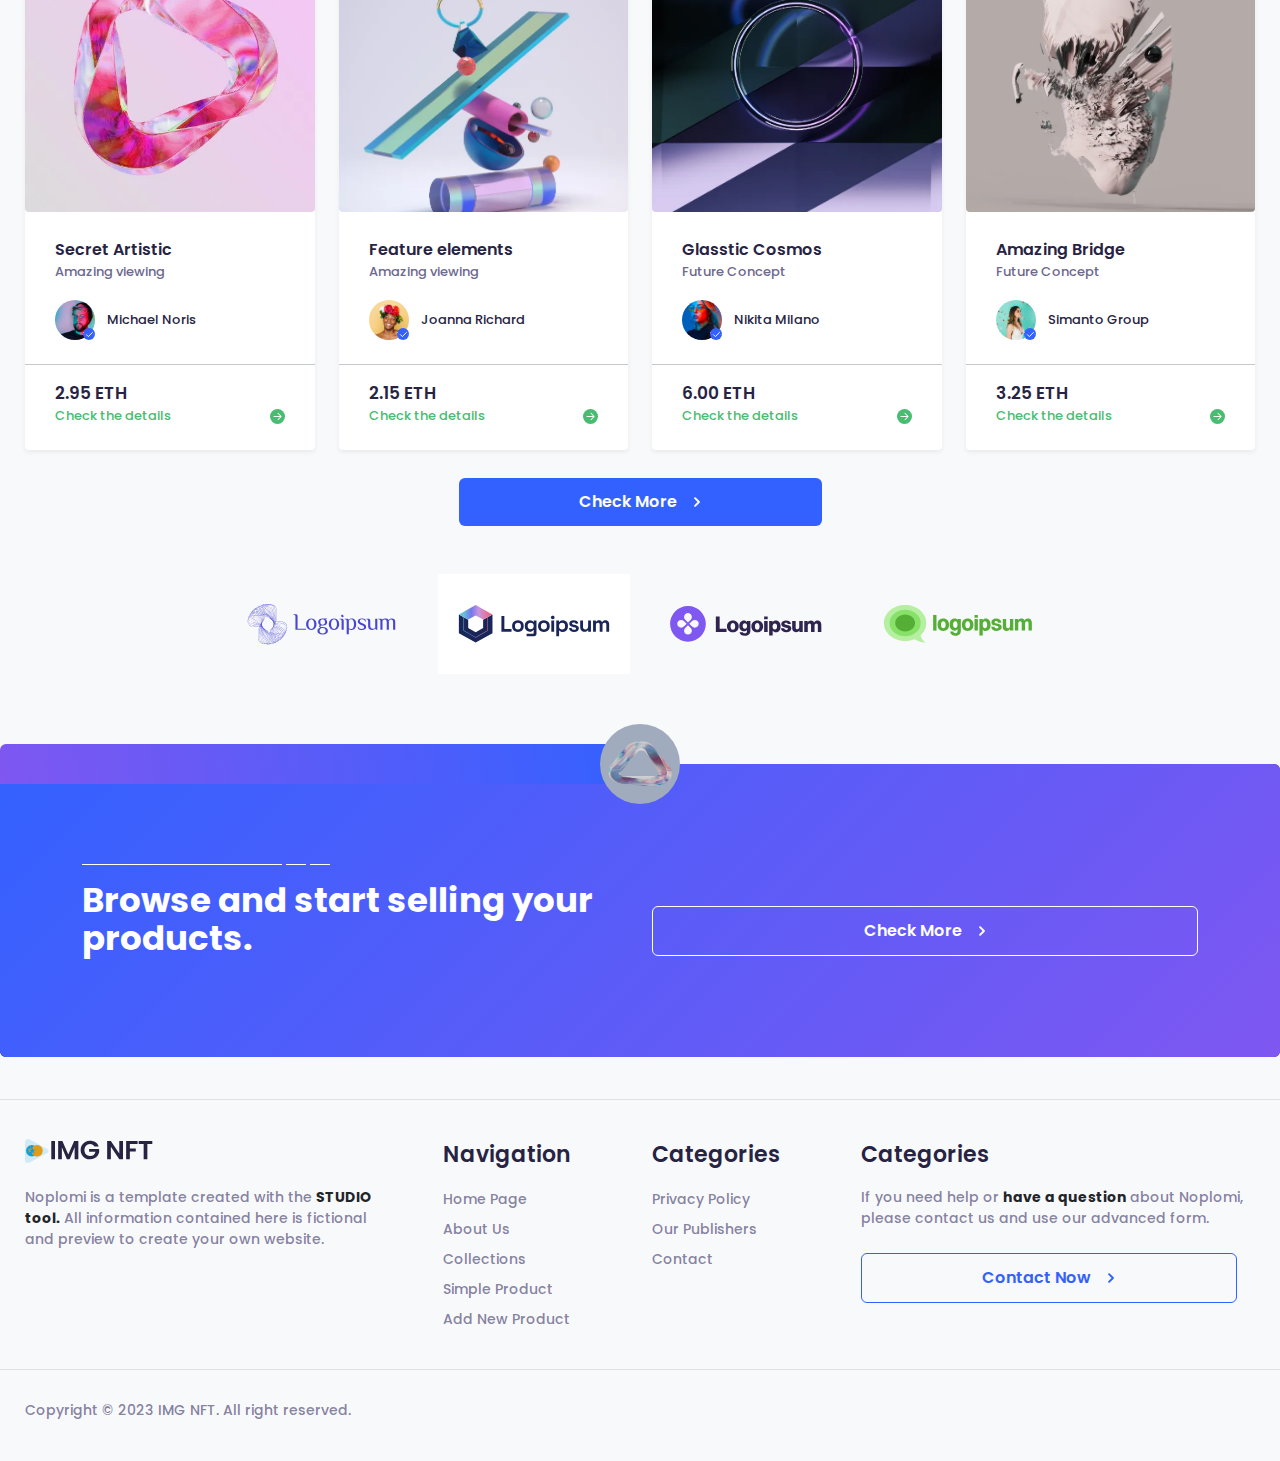
<file: simpleproduct.html>
<!DOCTYPE html>
<html lang="en">
<head>
    <meta charset="UTF-8">
    <!-- *Static Required meta tags (should be same on every page)* -->
    <meta http-equiv="content-type" content="text/html; charset=utf-8" />
    <meta name="viewport" content="width=device-width, initial-scale=1, maximum-scale=1, user-scalable=0, shrink-to-fit=no" />
    <meta name="theme-color" content="#1A73E9" />
    <meta http-equiv='X-UA-Compatible' content='IE=edge' />
    <meta name="web-author" content="web-author-name" />
    <meta name="googlebot" content="all">
    <meta name="revisit-after" content="3 days">
    <meta name="copyright" content="Site Name">
    <meta name="language" content="English">
    <meta name="reply-to" content="info@imgglobalinfotech.com">
    <meta name="distribution" content="Global" />
    <meta name="rating" content="General" />
    <!-- *Twitter Meta* -->
    <meta name="twitter:site" content="@miradontsoa">
    <meta name="twitter:creator" content="@miradontsoa">
    <meta name="twitter:card" content="summary">
    <!-- *Facebook Meta* -->
    <meta property="fb:app_id" content="0" />
    <meta property="og:type" content="website">
    <meta property="og:image:type" content="image/jpg">
    <meta property="og:image:width" content="1200">
    <meta property="og:image:height" content="630">
    <!-- *Dynamic Meta Tags (Should change for every page)* -->
    <title>IMG NFT || Simple Product</title>
        <!-- *Required meta tags* -->
    <meta name="title" content="Title here" />
    <meta name="discrption" content="Discrption here" />
    <meta name="keyword" content="Keyword here" />
    <!-- *Twitter Meta* -->
    <meta name="twitter:title" content="Title here">
    <meta name="twitter:description" content="Discrption here">
    <meta name="twitter:image" content="assets/img/logo.png">
    <!-- *Facebook Meta* -->
    <meta property="og:url" content="">
    <meta property="og:title" content="Title here">
    <meta property="og:description" content="Discrption here">
    <meta property="og:image" content="assets/img/logo/favicon-original.png">
    <meta property="og:image:secure_url" content="assets/img/logo/favicon-original.png">
    <link rel="shortcut icon" type="image/x-icon" href="assets/img/Navbar/favicon.svg" />
    <link rel="icon" type="image/x-icon" href="assets/img/Navbar/favicon.svg" />
    <meta name="classification" content="Title here" />
    <link rel="canonical" href="" />
    <!-- jquery -->
    <script src="assets/libs/jquery/jquery.min.js"></script>
    <!-- *Bootstrap Css* -->
    <link rel="stylesheet" href="assets/css/bootstrap.min.css">
    <!-- *Swiper Css -->
    <link rel="stylesheet" href="assets/libs/swiper/css/swiper-bundle.min.css">
    <!-- *Custom Css* -->
    <link rel="stylesheet" href="assets/css/style.min.css">
    <!-- owl css -->
    <link rel="stylesheet" href="assets/libs/owlCarousel/owlcarousel.min.css">
    <!-- glightBox css -->
    <link rel="stylesheet" href="assets/libs/glightBox/glightbox.min.css">
</head>

<body class="bg-light">
    <div class="page-loader"><div class="spinner"></div></div>
    <a href="javascript:;" class="designedBy shadow-sm bg-white d-flex align-items-center position-fixed rounded-2 justify-content-center">
        <img src="assets/img/index/designedwith.png" alt="logo" class="w-100 h-100">
    </a>
    <!-- * navbar start -->
    <nav class="navbar navbar-expand-xl bg-white position-fixed rounded-pill" aria-label="Offcanvas navbar large">
        <div class="container-fluid">
            <a class="navbar-brand me-5 navlogo" href="index.html">
                <img src="assets/img/Navbar/logo2.svg" alt="logo" class="w-100">
            </a>
            <button class="navbar-toggler shadow-none border-0 p-0" type="button" data-bs-toggle="offcanvas" data-bs-target="#offcanvasNavbar2" aria-controls="offcanvasNavbar2" aria-label="Toggle navigation">
                <span class="menuIcon d-flex align-items-center justify-content-center">
                    <img src="assets/img/Navbar/menu.svg" alt="menu" class="h-100 w-100 img-fluid">
                </span>
            </button>
            <div class="offcanvas navbar-offcanvas offcanvas-start " tabindex="-1" id="offcanvasNavbar2" aria-labelledby="offcanvasNavbar2Label">
                <div class="offcanvas-header border-bottom border-1 ">
                <div class="offcanvas-title navlogo" id="offcanvasNavbar2Label">
                    <img src="assets/img/Navbar/logo2.svg" alt="logo" class="w-100 h-100 img-fluid">
                </div>
                <button type="button" class="btn-close shadow-none border-0" data-bs-dismiss="offcanvas" aria-label="Close"></button>
                </div>
                <div class="offcanvas-body">
                    <ul class="navbar-nav justify-content-start flex-grow-1 pe3">
                        <li class="nav-item">
                            <a class="nav-link active px-0 exploreBtn d-flex align-items-center rounded-pill" aria-current="page" href="index.html">Explore NFT
                                <span class="dots rounded-pill d-inline-flex"></span>
                            </a>
                        </li>
                        <li class="nav-item">
                            <a class="nav-link navmainLink fw-medium position-relative px-0" href="aboutus.html">About us</a>
                        </li>
                        <li class="nav-item">
                            <a class="nav-link navmainLink fw-medium position-relative px-0" href="collections.html">Collections</a>
                        </li>
                        <li class="nav-item">
                            <a class="nav-link navmainLink fw-medium position-relative px-0" href="publishers.html">Publishers</a>
                        </li>
                        <li class="nav-item">
                            <a class="nav-link navmainLink fw-medium position-relative px-0" href="contactus.html">Contact</a>
                        </li>
                    </ul>
                    <div class="d-flex flex-xl-row flex-column align-items-xl-center pt-lg-0 pt-3 gap-xl-2 gap-3">
                        <div class="d-flex align-items-center justifycontent-center gap-2">
                            <a href="javascript::" class="d-flex align-items-center justify-content-center navsocial rounded-pill">
                                <img src="assets/img/Navbar/instagram.svg" alt="instagram" class="h-100 w-100 img-fluid">
                            </a>
                            <a href="javascript::" class="d-flex align-items-center justify-content-center navsocial rounded-pill">
                                <img src="assets/img/Navbar/twitter.svg" alt="twitter" class="h-100 w-100 img-fluid">
                            </a>
                        </div>
                        <a href="addtoProduct.html" class="d-inline-flex addproduct rounded-pill text-decoration-none align-items-center justify-content-center">
                            Add Product
                            <span class="fw-bolder">+</span>
                        </a>
                    </div>
                </div>
            </div>
        </div>
    </nav>
    <!-- * navbar End -->

    <!-- * Simple Products section start -->
    <div class="container-fluid simpleProduct">
        <div class="row">
            <div class="col-12">
                <div class="row">
                    <div class="col">
                        <div class="d-flex align-items-center gap-3">

                            <div class="heading">
                                Single Product Page
                            </div>
                            <div class="headingTitle d-flex align-items-center justify-content-center ms-3 rounded-pill">
                                <span class="d-flex align-items-center justify-content-center rounded-circle"></span>
                                The best choice
                            </div>
                        </div>
                    </div>
                    <div class="col-auto">
                        <span class="subHeading ">
                            DISCOVERY
                        </span>
                    </div>
                </div>
            </div>
            <div class="col-12 pt-4">
                <div class="row gap-lg-0 gap-4 mx0">
                    <div class="col-lg-6">
                        <div class="simpleImg rounded-2 overflow-hidden position-relative">
                            <img src="assets/img/index/cardimg2.webp" alt="card" class="h-100 w-100 img-fluid object-fit-cover">
                            <div class="imgTag position-absolute d-flex align-items-center justify-content-center rounded-1">
                                <span class="d-flex align-items-center starImg justify-content-center"><img src="assets/img/index/star.svg" alt="star" class="h-100 w-100 img-fluid"></span>
                                Cover
                            </div>
                        </div>
                        <div class="simpleCard bg-white shadow-sm rounded-2">
                            <div class="d-flex align-items-center gap-3">
                                <div class="userImg position-relative">
                                    <img src="assets/img/index/user2.webp" alt="user" class="h-100 w-100 img-fluid object-fit-cover rounded-circle"> 
                                </div>
                                <div class="userName">Joanna Richard</div>
                            </div>
                            <div class="cardDetail">
                                Management of the application in terms of proper functioning and appearance with a great emphasis on correct user experience.
                            </div>
                            <a href="javascript:;" class="text-decoration-none checkDetail d-inline-flex align-items-center gap-3 position-relative">
                                Check the details
                                <span class="d-flex align-items-center checkDetailImg justify-content-center rounded-circle">
                                    <img src="assets/img/index/rightarrow.svg" alt="arrow" class="h-100 w-100 img-fluid">
                                </span>
                            </a>
                        </div>
                    </div>
                    <div class="col-lg-6">
                        <div class="row rounded-2 shadow-sm mx-0 px-md-3 px-sm-2 px-0 py-sm-4 py-3 bg-white fearturedProduct ">
                            <div class="col-12">
                                <div class="d-flex align-items-center justify-content-between">
                                    <div class="headingTitle headingTitleGreen d-inline-flex align-items-center justify-content-center rounded-pill">
                                        <span class="d-flex align-items-center justify-content-center rounded-circle"></span>
                                        
                                        Actually top
                                    </div>
                                    <div class="d-inline-flex align-items-center gap-2">
                                        <a href="javascript::" class="d-flex align-items-center justify-content-center navsocial rounded-pill">
                                            <img src="assets/img/Navbar/instagram.svg" alt="instagram" class="h-100 w-100 img-fluid">
                                        </a>
                                        <a href="javascript::" class="d-flex align-items-center justify-content-center navsocial rounded-pill">
                                            <img src="assets/img/Navbar/twitter.svg" alt="twitter" class="h-100 w-100 img-fluid">
                                        </a>
                                    </div>
                                </div>
                            </div>
                            <div class="col-12 pt-2">
                                <div class="text-decoration-none featuredHeading d-inline-flex position-relative">Feature elements
                                </div>
                            </div>
                            <div class="col-12 textcenter pt-md-3 pt-sm-2 pt-1 mx-auto featuredDetail">
                                Unique glass elements in 3D rendered graphics. Abstract and colorful elements on a bright background show minimalism and artistic expression.
                            </div>
                            <div class="col-12 pt-sm-4 pt-3">
                                <div class="row bg-light mx-0 rounded-2 pb-sm-3 pb-2 border-2 border-theme1 border">
                                    <div class="col-12 pricePosition text-center pt-sm-4 pt-3">
                                        Price Proposition
                                    </div>
                                    <div class="featuredPrice col-12 text-center">
                                        2.95 ETH
                                    </div>
                                    <div class="col-md-8 col-sm-10 mx-auto pt-sm-4 pt-2 pb-sm-3 pb-2">
                                        <a href="javascript:;" class="text-decoration-none checkBtn rounded-2 d-flex align-items-center justify-content-center">
                                            Contact To Buy
                                            <span class="checkicon d-flex align-items-center justify-content-center">
                                                <img src="assets/img/index/btnicon.svg" alt="check" class="w-100 h-100 img-fluid">
                                            </span>
                                        </a>
                                    </div>
                                </div>
                            </div>
                            <div class="col-12 py-sm-3 py-2">
                                <div class="d-flex simpleproductdata align-items-center justify-content-between border-bottom border-1 pb2 border-secondary-subtle border-opacity-10">
                                    <div class="resolution">
                                        Resolution
                                    </div>
                                    <div class="size">
                                        2000x2000px
                                    </div>
                                </div>
                                <div class="d-flex simpleproductdata align-items-center justify-content-between border-bottom border-1 py2 border-secondary-subtle border-opacity-10">
                                    <div class="resolution">
                                        Project category
                                    </div>
                                    <div class="size">
                                        Amazing viewing
                                    </div>
                                </div>
                                <div class="d-flex simpleproductdata align-items-center justify-content-between border-bottom border-1 py2 border-secondary-subtle border-opacity-10">
                                    <div class="resolution">
                                        File extension
                                    </div>
                                    <div class="size">
                                        .MP4
                                    </div>
                                </div>
                            </div>
                            <div class="col-12 ">
                                <div class="text-decoration-none featuredHeading d-inline-block position-relative">Feature elements
                                </div>
                            </div>
                            <div class="col-12 textcenter pt-sm-3 pt-2 mx-auto simpleData">
                                Our mission is to support creators and show new possibilities in rendering 3D models and their interesting proposals in various forms. Our platform is a collection of professional creators only. We do not want to create a marketplace, we only want to show unique works of artistic.We focus on the development platform of the application and good contact in the sell and purchase products.
                            </div>
                            <div class="col-12 py-3">
                                <div class="simpleProductImg rounded-2 overflow-hidden">
                                    <img src="assets/img/aboutus/simpleproduct.png" alt="simple Product" class="w-100 img-fluid h-100">
                                </div>
                            </div>
                            <div class="col-12 ">
                                <div class="text-decoration-none featuredHeading position-relative d-inline-flex">How to create renders
                                </div>
                            </div>
                            <div class="col-12 textcenter pt-sm-3 pt-2 mx-auto simpleData">
                                We create projects from the beginning, taking care of every detail, but also rebuild existing ones, creating an analysis and implementation by the development team. Create innovative digital products that are effective for the market, resulting in a better customer experience.
                            </div>
                        </div>
                    </div>
                </div>
            </div>
        </div>
    </div>
    <!-- * Simple Products section end -->

    <!-- * Collections Products section start -->
    <div class="container-fluid collectionProducts pb-0 pt-5">
        <div class="row align-items-center">
            <div class="col">
                <div class="d-flex align-items-center">
                    <div class="heading">
                        Collections Products
                    </div>
                    <div class="headingTitle d-flex align-items-center justify-content-center ms-3 rounded-pill">
                        <span class="d-flex align-items-center justify-content-center rounded-circle"></span>
                        40+
                    </div>
                </div>
            </div>
            <div class="col-auto">
                <span class="subHeading ">
                    LATEST 4 PRODUCTS
                </span>
            </div>
        </div>
        <div class="row pt-3 pb-1 g-4">
            <div class="col-lg-3 col-sm-6">
                <div class="productCard bg-white shadow-sm overflowhidden rounded-1">
                    <a href="javascript::">
                        <div class="productImg overflow-hidden rounded-1">
                            <img src="assets/img/index/cardimg.webp" alt="card" class="w-100 h-100 img-fluid object-fit-cover">
                        </div>
                    </a>
                    <div class="Productcontent">
                        <div class="productDetail">
                            <div>
                                <a href="javascript:;" class="text-decoration-none productHeading w-100 s align-items-center position-relative">Secret Artistic</a>
                            </div>
                            <a href="javascript:;" class="text-decoration-none producttitle w-100 d-flex align-items-center">Amazing viewing</a>
                            <div class="">
                                <a href="javascript:;" class="text-decoration-none userDetail d-flex align-items-center">
                                    <div class="userImg overflowhidden position-relative">
                                        <img src="assets/img/index/user1.webp" alt="user" class="h-100 rounded-circle object-fit-cover w-100 img-fluid">
                                    </div>
                                    Michael Noris
                                </a>
                            </div>
                        </div>
                        <hr class="my-sm-3 my-2">
                        <div class="productDetail pt-0 pb-sm-4 pb-3">
                            <div class="ProductPrice">2.95 ETH</div>
                            <div>
                                <a href="javascript:;" class="text-decoration-none checkDetail d-flex align-items-center justify-content-between">
                                    Check the details
                                    <span class="d-flex align-items-center checkDetailImg justify-content-center rounded-circle">
                                        <img src="assets/img/index/rightarrow.svg" alt="arrow" class="h-100 w-100 img-fluid">
                                    </span>
                                </a>
                            </div>
                        </div>
                    
                    </div>
                </div>
            </div>
            <div class="col-lg-3 col-sm-6">
                <div class="productCard bg-white shadow-sm overflowhidden rounded-1">
                    <a href="javascript::">
                        <div class="productImg overflow-hidden rounded-1">
                            <img src="assets/img/index/cardimg2.webp" alt="card" class="w-100 h-100 object-fit-cover img-fluid object-fit-cover">
                        </div>
                    </a>
                    <div class="Productcontent">
                        <div class="productDetail">
                            <div>
                                <a href="javascript:;" class="text-decoration-none productHeading w-100 s align-items-center position-relative">Feature elements</a>
                            </div>
                            <a href="javascript:;" class="text-decoration-none producttitle w-100 d-flex align-items-center">Amazing viewing</a>
                            <div class="">
                                <a href="javascript:;" class="text-decoration-none userDetail d-flex align-items-center">
                                    <div class="userImg overflowhidden position-relative">
                                        <img src="assets/img/index/user2.webp" alt="user" class="h-100 rounded-circle object-fit-cover w-100 img-fluid">
                                    </div>
                                    Joanna Richard
                                </a>
                            </div>
                        </div>
                        <hr class="my-sm-3 my-2">
                        <div class="productDetail pt-0 pb-sm-4 pb-3">
                            <div class="ProductPrice">2.15 ETH</div>
                            <div>
                                <a href="javascript:;" class="text-decoration-none checkDetail d-flex align-items-center justify-content-between">
                                    Check the details
                                    <span class="d-flex align-items-center checkDetailImg justify-content-center rounded-circle">
                                        <img src="assets/img/index/rightarrow.svg" alt="arrow" class="h-100 w-100 img-fluid">
                                    </span>
                                </a>
                            </div>
                        </div>
                    
                    </div>
                </div>
            </div>
            <div class="col-lg-3 col-sm-6">
                <div class="productCard bg-white shadow-sm overflowhidden rounded-1">
                    <a href="javascript::">
                        <div class="productImg overflow-hidden rounded-1">
                            <img src="assets/img/index/cardimg3.webp" alt="card" class="w-100 h-100 object-fit-cover img-fluid">
                        </div>
                    </a>
                    <div class="Productcontent">
                        <div class="productDetail">
                            <div>
                                <a href="javascript:;" class="text-decoration-none productHeading w-100 s align-items-center position-relative">Glasstic Cosmos</a>
                            </div>
                            <a href="javascript:;" class="text-decoration-none producttitle w-100 d-flex align-items-center">Future Concept</a>
                            <div class="">
                                <a href="javascript:;" class="text-decoration-none userDetail d-flex align-items-center">
                                    <div class="userImg overflowhidden position-relative">
                                        <img src="assets/img/index/user3.webp" alt="user" class="h-100 rounded-circle object-fit-cover w-100 img-fluid">
                                    </div>
                                    Nikita Milano
                                </a>
                            </div>
                        </div>
                        <hr class="my-sm-3 my-2">
                        <div class="productDetail pt-0 pb-sm-4 pb-3">
                            <div class="ProductPrice">6.00 ETH</div>
                            <div>
                                <a href="javascript:;" class="text-decoration-none checkDetail d-flex align-items-center justify-content-between">
                                    Check the details
                                    <span class="d-flex align-items-center checkDetailImg justify-content-center rounded-circle">
                                        <img src="assets/img/index/rightarrow.svg" alt="arrow" class="h-100 w-100 img-fluid">
                                    </span>
                                </a>
                            </div>
                        </div>
                    
                    </div>
                </div>
            </div>
            <div class="col-lg-3 col-sm-6">
                <div class="productCard bg-white shadow-sm overflowhidden rounded-1">
                    <a href="javascript::">
                        <div class="productImg overflow-hidden rounded-1">
                            <img src="assets/img/index/cardimg4.webp" alt="card" class="w-100 h-100 object-fit-cover img-fluid">
                        </div>
                    </a>
                    <div class="Productcontent">
                        <div class="productDetail">
                            <div>
                                <a href="javascript:;" class="text-decoration-none productHeading w-100 s align-items-center position-relative">Amazing Bridge</a>
                            </div>
                            <a href="javascript:;" class="text-decoration-none producttitle w-100 d-flex align-items-center">Future Concept</a>
                            <div class="">
                                <a href="javascript:;" class="text-decoration-none userDetail d-flex align-items-center">
                                    <div class="userImg overflowhidden position-relative">
                                        <img src="assets/img/index/user4.webp" alt="user" class="h-100 rounded-circle object-fit-cover w-100 img-fluid">
                                    </div>
                                    Simanto Group
                                </a>
                            </div>
                        </div>
                        <hr class="my-sm-3 my-2">
                        <div class="productDetail pt-0 pb-sm-4 pb-3">
                            <div class="ProductPrice">3.25 ETH</div>
                            <div>
                                <a href="javascript:;" class="text-decoration-none checkDetail d-flex align-items-center justify-content-between">
                                    Check the details
                                    <span class="d-flex align-items-center checkDetailImg justify-content-center rounded-circle">
                                        <img src="assets/img/index/rightarrow.svg" alt="arrow" class="h-100 w-100 img-fluid">
                                    </span>
                                </a>
                            </div>
                        </div>
                    
                    </div>
                </div>
            </div>
        </div>
        <div class="d-flex align-items-center justify-content-center mt-4">
            <a href="javascript:;" class="text-decoration-none checkBtn rounded-2 d-flex align-items-center justify-content-center">
                Check More
                <span class="checkicon d-flex align-items-center justify-content-center">
                    <img src="assets/img/index/btnicon.svg" alt="check" class="w-100 h-100 img-fluid">
                </span>
            </a>
        </div>
    </div>
    <!-- * Collections Products section end -->

    <!--*  logo section start -->
    <div class="container-fluid logoSection py-5">
        <div class="row logoMain">
            <div class="col-md-8 mx-auto">
                <div class="swiper mySwiper logoslider">
                    <div class="swiper-wrapper">
                        <div class="swiper-slide">
                            <div class="logoImg">
                                <img src="assets/img/index/clientLogo.svg" alt="logo" class="h-100 w-100 img-fluid">
                            </div>
                        </div>
                        <div class="swiper-slide">
                            <div class="logoImgtwo">
                                <img src="assets/img/index/clientLogo2.svg" alt="logo" class="h-100 w-100 img-fluid">
                            </div>
                        </div>
                        <div class="swiper-slide">
                            <div class="logoImg">
                                <img src="assets/img/index/clientLogo3.svg" alt="logo" class="h-100 w-100 img-fluid">
                            </div>
                        </div>
                        <div class="swiper-slide">
                            <div class="logoImg">
                                <img src="assets/img/index/clientLogo4.svg" alt="logo" class="h-100 w-100 img-fluid">
                            </div>
                        </div>
                    </div>
                </div>
            </div>
        </div>
    </div>
    <!--*  logo section end -->

    <!-- * selling section start -->
    <div class="container-fluid sellingSetion position-relative ">
        <div class="container">
            <div class="row align-items-center">
                <div class="col-12 pb-3">
                    <div class="d-flex align-items-center gap-1">
                        <div class="line"></div>
                        <div class="linetwo"></div>
                        <div class="linetwo"></div>
                    </div>
                </div>
                <div class="col-md-6 sellingHeading">
                    Browse and start selling your products.
                </div>
                <div class="col-md-6 col-sm-8 text-center ptmd- pt-4">
                    <a href="javascript:;" class="text-decoration-none checkBtn sellingBtn rounded-2 d-flex align-items-center justify-content-center">
                        Check More
                        <span class="checkicon d-flex align-items-center justify-content-center">
                            <img src="assets/img/index/btnicon.svg" alt="check" class="w-100 h-100 img-fluid">
                        </span>
                    </a>
                </div>
                
                
            </div>
        </div>
        <div class="shape position-absolute">
        </div>
        <div class="d-flex align-items-center position-absolute  p-0 justify-content-center rounded-circle overflow-hidden sellingImg">
            <img src="assets/img/index/sellingimg.jfif" alt="selling" class="h-100 w-100 img-fluid">
        </div>
    </div>
    <!-- * selling section end -->


    <!-- * footer start -->
    <div class="container-fluid footer">
        <div class="row g-4 justify-content-between">
            <div class="col-lg-4 col-md-5 pe-lg-5 pe-4">
                <div class="footerLogo">
                    <img src="assets/img/Navbar/logo2.svg" alt="logo" class="w-100">
                </div>
                <div class="para pt-md-4 pt-sm-3 pt-2">
                    Noplomi is a template created with the <b class="text-dark">STUDIO tool.</b> All information contained here is fictional and preview to create your own website.
                </div>
            </div>
            <div class="col-lg-2 col-md-3 col-sm-4 col-6">
                <div class="footerHeading">Navigation</div>
                <ul class="list-unstyled m-0 d-flex flex-column gap1 footerlist">
                    <li><a href="index.html" class="text-decoration-none footerLink">Home Page</a></li>
                    <li><a href="aboutus.html" class="text-decoration-none footerLink">About Us</a></li>
                    <li><a href="collections.html" class="text-decoration-none footerLink">Collections</a></li>
                    <li><a href="simpleproduct.html" class="text-decoration-none footerLink">Simple Product</a></li>
                    <li><a href="addtoProduct.html" class="text-decoration-none footerLink">Add New Product</a></li>
                </ul>
            </div>
            <div class="col-lg-2 col-md-4 col-sm-4 col-6">
                <div class="footerHeading">Categories</div>
                <ul class="list-unstyled m-0 d-flex flex-column gap1 footerlist">
                    <li><a href="privacyPolicy.html" class="text-decoration-none footerLink">Privacy Policy</a></li>
                    <li><a href="publishers.html" class="text-decoration-none footerLink">Our Publishers</a></li>
                    <li><a href="contactus.html" class="text-decoration-none footerLink">Contact</a></li>
                </ul>
            </div>
            <div class="col-lg-4 col-sm-6">
                <div class="footerHeading">Categories</div>
                <div class="para pt-sm-3 pt-2 pb-sm-4 pb-3">
                    If you need help or <b class="text-dark">
                        have a question
                    </b> about Noplomi, please contact us and use our advanced form.
                </div>
                <a href="javascript:;" class="text-decoration-none checkBtn contactBtn rounded-2 d-inline-flex align-items-center justify-content-center">
                    Contact Now
                    <span class="checkicon d-flex align-items-center justify-content-center">
                        <img src="assets/img/index/btnicon2.svg" alt="check" class="w-100 h-100 img-fluid">
                    </span>
                </a>
            </div>
        </div>
    </div>
    <!-- * footer start -->

    <!-- * copy right section start -->
    <div class="container-fluid copyrightsection">
        <div class="copyrighttitle">
            Copyright © 2023 IMG NFT. All right reserved.
        </div>
    </div>
    <!-- * copy right section end -->

<!--* navbar offcanvas start -->

<!--* navbar offcanvas End -->
    <!-- *Bootstrap Js* -->
    <script src="assets/libs/bootstrap/js/bootstrap.bundle.min.js"></script>
    <!-- *Swiper Css -->
    <script src="assets/libs/swiper/js/swiper-bundle.min.js"></script>
    <!-- * glightBox Js -->
    <!-- <script src="assets/libs/glightBox/glightbox.min.js"></script> -->
    <!-- *Owl Js* -->
    <!-- <script src="assets/libs/owlCarousel/owlcarousel.min.js"></script> -->
    <!-- *Custom Js* -->
    <script src="assets/js/main.js"></script>

    <script>
        var swiper = new Swiper(".logoslider", {
            slidesPerView: 1,
            spaceBetween: 20,
            // pagination: {
            //     el: ".swiper-pagination",
            //     clickable: true,
            // },
            breakpoints: {
                0: {
                slidesPerView: 2,
                // spaceBetween: 0,
                },
                400: {
                slidesPerView: 3,
                // spaceBetween: 0,
                },
                500: {
                slidesPerView: 4,
                // spaceBetween: 0,
                },
                640: {
                slidesPerView: 4,
                // spaceBetween: 0,
                },
                768: {
                slidesPerView: 4,
                // spaceBetween: 0,
                },
                1024: {
                slidesPerView: 4,
                // spaceBetween: 0,
                },
            },
        });
    </script>
    
    <script>
        var swiper = new Swiper(".cardSlider", {
            slidesPerView: 1,
            spaceBetween: 10,
            // pagination: {
            //     el: ".swiper-pagination",
            //     clickable: true,
            // },
            breakpoints: {
                640: {
                slidesPerView: 2,
                spaceBetween: 20,
                },
                768: {
                slidesPerView: 3,
                spaceBetween: 20,
                },
                // 1024: {
                // slidesPerView: 4,
                // spaceBetween: 20,
                // },
            },
        });
    </script>
</body>
</html>
</file>
<file: assets/css/style.min.css>
::-webkit-scrollbar-track{background-color:rgba(0,0,0,0)}::-webkit-scrollbar{width:6px;height:2px;background-color:rgba(0,0,0,0)}::-webkit-scrollbar-thumb{background-color:#272343}body{font-family:"Poppins",sans-serif}.designedBy{padding:5px;width:auto;height:25px;z-index:1111;left:20px;bottom:20px}.line{width:200px;height:2px;background-color:#49bc71}.linetwo{width:15px;height:2px;background-color:#49bc71}.heading{font-size:25px;font-weight:600;color:#272343;white-space:nowrap}.headingTitle{color:#eb9444;font-size:14px;font-weight:600;background-color:rgba(235,149,68,.148);padding:2px 12px;gap:5px;white-space:nowrap}.headingTitle span{height:7px;width:7px;background-color:#eb9444}.headingTitle.headingTitleGreen{color:#49bc71;background-color:#e9f7ee}.headingTitle.headingTitleGreen span{background-color:#49bc71}.subHeading{font-size:12px;font-weight:600;letter-spacing:1.5px;line-height:normal;color:#272343;border-bottom:1.8px solid #272343;padding-bottom:5px}.para{font-size:14px;font-weight:400;color:rgba(109,104,142,.8392156863);line-height:normal}.pageHeading{font-size:85px;font-weight:600;color:#272343}@media(max-width: 1199.98px){.pageHeading{font-size:80px}}@media(max-width: 991.98px){.heading{font-size:22px}.headingTitle{font-size:13px}.para{font-size:13px}.pageHeading{font-size:65px}}@media(max-width: 767.98px){.heading{font-size:18px}.headingTitle{font-size:12px}.subHeading{font-size:11px}.pageHeading{font-size:60px}}@media(max-width: 575.98px){.heading{font-size:16px;padding-left:5px}.headingTitle{font-size:10px}.subHeading{font-size:11px;display:none}.para{font-size:12px}.pageHeading{font-size:40px}}.checkBtn{font-size:16px;font-weight:600;color:#fff;background-color:#3361ff;padding:12px 120px;gap:15px;transition:all .3s ease-in-out;white-space:nowrap}.checkBtn .checkicon{height:10px;width:10px}.checkBtn img{transition:all .3s ease-in-out}.checkBtn:hover{background-color:#272343;transform:scale(1.03)}.checkBtn.checkProduct{border:1px solid #272343;padding:12px 0px;background-color:rgba(0,0,0,0);color:#272343;transition:all .3s ease-in-out}.checkBtn.checkProduct img{filter:invert(1);transition:all .3s ease-in-out}.checkBtn.checkProduct:hover{background-color:#272343;color:#fff}.checkBtn.checkProduct:hover img{filter:none}.checkBtn.sellingBtn{border:1px solid #fff;background-color:rgba(0,0,0,0)}.checkBtn.sellingBtn img{transition:all .3s ease-in-out}.checkBtn.sellingBtn:hover{background-color:#fff;color:#272343}.checkBtn.sellingBtn:hover img{filter:invert(1)}.checkBtn.contactBtn{border:1px solid #3361ff;background-color:rgba(0,0,0,0);color:#3361ff}.checkBtn.contactBtn:hover{background-color:#3361ff;color:#fff}.checkBtn.contactBtn:hover img{filter:brightness(10)}@media(max-width: 991.98px){.checkBtn{font-size:15px}}@media(max-width: 767.98px){.checkBtn{font-size:14px;padding:12px 100px}}@media(max-width: 575.98px){.checkBtn{font-size:13px;padding:8px 0;width:100%}}.navbar{box-shadow:20px 40px 30px rgba(39,35,67,.02);height:80px;left:15px;padding:0px 20px 0px;right:15px;top:15px;width:auto;z-index:5;max-width:100%}.navbar .navlogo{width:120px}.navbar .navbar-toggler .menuIcon{height:25px}.navbar .navbar-nav{gap:30px}.navbar .navbar-nav .exploreBtn{font-size:17px;font-weight:600;background:#f7f8fa;padding:9px 28px !important;gap:20px;color:#3361ff;transition:all .3s ease-in-out}.navbar .navbar-nav .exploreBtn .dots{height:7px;width:7px;background-color:#3361ff;transition:all .3s ease-in-out}.navbar .navbar-nav .exploreBtn:hover{background-color:#3361ff;color:#fff}.navbar .navbar-nav .exploreBtn:hover .dots{background-color:#fff}.navbar .navbar-nav .navmainLink{font-size:17px;color:#272343}.navbar .navbar-nav .navmainLink::before{content:"";position:absolute;bottom:5px;left:0;background-color:#272343;height:2px;width:0;transition:all .3s ease-in-out}.navbar .navbar-nav .navmainLink:hover::before{width:100%}.navbar .navsocial{height:45px;width:45px;background:#f7f8fa;transition:all .3s ease-in-out;padding:15px}.navbar .navsocial img{transition:all .3s ease-out}.navbar .navsocial:hover{background-color:#272343}.navbar .navsocial:hover img{filter:brightness(10)}.navbar .addproduct{font-size:17px;font-weight:600;color:#fff;background-color:#3361ff;padding:10px 26px;gap:30px;line-height:normal;transition:all .3s ease-in-out}.navbar .addproduct span{margin-bottom:2px}.navbar .addproduct:hover{background-color:#272343;color:#fff}.navbar .btn-close{font-size:14px}@media(max-width: 1199.98px){.navbar{height:70px}.navbar .navlogo{width:110px}.navbar .navbar-nav{gap:0}.navbar .navbar-nav .exploreBtn{font-size:16px}.navbar .navbar-nav .navmainLink{font-size:16px}.navbar .navsocial{height:45px;width:45px;padding:15px}.navbar .addproduct{font-size:16px;width:100%}.navbar .navbar-offcanvas{max-width:340px}}@media(max-width: 991.98px){.navbar{height:70px}.navbar .navlogo{width:110px}.navbar .navbar-nav{gap:0}.navbar .navbar-nav .exploreBtn{font-size:16px}.navbar .navbar-nav .navmainLink{font-size:16px}.navbar .navsocial{height:45px;width:45px;padding:15px}.navbar .addproduct{font-size:16px;width:100%}.navbar .navbar-offcanvas{max-width:340px}}@media(max-width: 767.98px){.navbar{height:70px}.navbar .navlogo{width:110px}.navbar .navbar-nav{gap:0}.navbar .navbar-nav .exploreBtn{font-size:15px}.navbar .navbar-nav .navmainLink{font-size:15px}.navbar .addproduct{font-size:15px}.navbar .navbar-offcanvas{max-width:300px}}@media(max-width: 575.98px){.navbar{height:60px}.navbar .navlogo{width:100px}.navbar .navbar-toggler .menuIcon{height:23px}.navbar .navbar-nav{gap:0}.navbar .navbar-nav .exploreBtn{font-size:14px}.navbar .navbar-nav .navmainLink{font-size:14px}.navbar .navsocial{height:40px;width:40px;padding:14px}.navbar .addproduct{font-size:14px}.navbar .btn-close{font-size:12px}}.footer{padding:38px 25px;border-top:1px solid #e2e2e3;border-bottom:1px solid #e2e2e3}.footer .footerLogo{width:130px}.footer .footerHeading{font-size:22px;color:#272343;font-weight:600}.footer .footerlist{padding-top:16px;gap:6px}.footer .footerlist .footerLink{font-size:14px;font-weight:400;color:rgba(109,104,142,0.8392156863);transition:all .3s ease-in-out;display:inline-flex}.footer .footerlist .footerLink:hover{color:#49bc71;transform:translateX(5px)}.copyrightsection{padding:30px 25px 40px 25px}.copyrightsection .copyrighttitle{font-size:14px;font-weight:400;color:rgba(109,104,142,0.8392156863);line-height:normal}@media(max-width: 991.98px){.footer{padding:28px 22px}.footer .footerLogo{width:120px}.footer .footerHeading{font-size:20px}.footer .footerlist{padding-top:12px;gap:6px}}@media(max-width: 767.98px){.footer{padding:28px 18px}.footer .footerLogo{width:110px}.footer .footerHeading{font-size:18px}.footer .footerlist{padding-top:12px;gap:4px}.footer .footerlist .footerLink{font-size:13px}.copyrightsection{padding:25px 18px}.copyrightsection .copyrighttitle{font-size:13px}}@media(max-width: 575.98px){.footer{padding:28px 15px}.footer .footerLogo{width:100px}.footer .footerHeading{font-size:16px}.footer .footerlist{padding-top:0px;gap:1px}.footer .footerlist .footerLink{font-size:12px}.copyrightsection{padding:25px 15px}.copyrightsection .copyrighttitle{font-size:12px}}.contactform .labelInput{font-size:14px;color:#272343;font-weight:500}.contactform .labelInput span{font-size:13px;color:red;font-weight:600}.contactform .formInput{height:50px;border:1px solid #3361ff;font-size:14px;color:#272343;font-weight:600}.contactform .formInput::-moz-placeholder{font-size:14px;font-weight:500;color:#bbb}.contactform .formInput::placeholder{font-size:14px;font-weight:500;color:#bbb}.contactform .formInput:focus{border-color:#272343}.contactform .selectInput{height:50px;border:1px solid #3361ff;font-size:14px;color:#272343;font-weight:600}.contactform .selectInput:focus{border-color:#272343}.contactform .messageBox{height:150px;border:1px solid #3361ff;font-size:14px;color:#272343;font-weight:600;resize:none}.contactform .messageBox::-moz-placeholder{font-size:14px;font-weight:500;color:#bbb}.contactform .messageBox::placeholder{font-size:14px;font-weight:500;color:#bbb}.contactform .messageBox:focus{border-color:#272343}.contactform .checkTitle{font-size:13px;color:#767676;font-weight:400}.contactform .checkTitle a{color:#3361ff}.contactform .choosefile{border:1px dashed #3361ff}@media(max-width: 767.98px){.contactform .labelInput{font-size:13px}.contactform .labelInput span{font-size:13px}.contactform .formInput{height:45px;font-size:13px}.contactform .formInput::-moz-placeholder{font-size:13px}.contactform .formInput::placeholder{font-size:13px}.contactform .selectInput{height:45px;font-size:13px}.contactform .messageBox{height:120px;font-size:13px}.contactform .messageBox::-moz-placeholder{font-size:13px}.contactform .messageBox::placeholder{font-size:13px}.contactform .checkTitle{font-size:12px}}@media(max-width: 575.98px){.contactform .labelInput{font-size:12px}.contactform .labelInput span{font-size:12px}.contactform .formInput{height:45px;font-size:12px}.contactform .formInput::-moz-placeholder{font-size:12px}.contactform .formInput::placeholder{font-size:12px}.contactform .selectInput{height:45px;font-size:12px}.contactform .messageBox{height:100px;font-size:12px}.contactform .messageBox::-moz-placeholder{font-size:12px}.contactform .messageBox::placeholder{font-size:12px}.contactform .checkTitle{font-size:11px}}@font-face{font-family:"poppins";src:url("../fonts/Poppins-LightItalic.woff2") format("woff2"),url("../fonts/Poppins-LightItalic.ttf") format("truetype");font-weight:300;font-style:italic;font-display:swap}@font-face{font-family:"poppins";src:url("../fonts/Poppins-Regular.woff2") format("woff2"),url("../fonts/Poppins-Regular.ttf") format("truetype");font-weight:400;font-style:normal;font-display:swap}@font-face{font-family:"poppins";src:url("../fonts/Poppins-Medium.woff2") format("woff2"),url("../fonts/Poppins-Medium.ttf") format("truetype");font-weight:400;font-style:normal;font-display:swap}@font-face{font-family:"poppins";src:url("../fonts/Poppins-Bold.woff2") format("woff2"),url("../fonts/Poppins-Bold.ttf") format("truetype");font-weight:bold;font-style:normal;font-display:swap}@font-face{font-family:"poppins";src:url("../fonts/Poppins-Light.woff2") format("woff2"),url("../fonts/Poppins-Light.ttf") format("truetype");font-weight:300;font-style:normal;font-display:swap}@font-face{font-family:"poppins";src:url("../fonts/Poppins-SemiBold.woff2") format("woff2"),url("../fonts/Poppins-SemiBold.ttf") format("truetype");font-weight:600;font-style:normal;font-display:swap}@font-face{font-family:"poppins";src:url("../fonts/Poppins-Medium.woff2") format("woff2"),url("../fonts/Poppins-Medium.ttf") format("truetype");font-weight:500;font-style:normal;font-display:swap}.fearturedProduct{padding:44px 25px 10px 25px}.fearturedProduct .userDetail{font-size:13px;color:#272343;font-weight:500;transition:all .3s ease-in-out;gap:12px}.fearturedProduct .userDetail .userImg{height:40px;width:40px}.fearturedProduct .userDetail .userImg::before{content:"";height:12px;width:12px;background-color:#3361ff;position:absolute;right:0;bottom:0;border-radius:50%;background-image:url(../img/Navbar/check.svg);background-position:center;display:flex;align-items:center;justify-content:center;background-size:9px}.fearturedProduct .userDetail:hover{color:#eb9444}.fearturedProduct .navsocial{height:45px;width:45px;background:#f7f8fa;transition:all .3s ease-in-out;padding:15px}.fearturedProduct .navsocial img{transition:all .3s ease-out}.fearturedProduct .navsocial:hover{background-color:#272343}.fearturedProduct .navsocial:hover img{filter:brightness(10)}.fearturedProduct .featuredHeading{font-size:36px;font-weight:600;color:#272343}.fearturedProduct .featuredHeading::before{content:"";position:absolute;bottom:0;left:0;background-color:#272343;height:2px;width:0;transition:all .3s ease-in-out}.fearturedProduct .featuredHeading:hover::before{width:100%}.fearturedProduct .featuredDetail{font-size:13px;font-weight:400;color:#6d688e}.fearturedProduct .pricePosition{font-size:17px;font-weight:500;color:#272343}.fearturedProduct .featuredPrice{font-size:34px;font-weight:600;color:#272343}.fearturedProduct .contactBuy{font-size:13px;font-weight:500;color:#49bc71;padding-bottom:2px}.fearturedProduct .contactBuy::before{content:"";position:absolute;bottom:0;left:0;background-color:#49bc71;height:2px;width:0;transition:all .3s ease-in-out}.fearturedProduct .contactBuy:hover::before{width:100%}.fearturedProduct .featuredright .imgTag{font-size:14px;color:#fff;font-weight:500;top:20px;right:20px;gap:10px;background-color:rgba(255,255,255,.3176470588);padding:10px 30px;-webkit-backdrop-filter:blur(8px);backdrop-filter:blur(8px)}.fearturedProduct .featuredright .imgTag .starImg{height:10px;width:10px}@media(max-width: 991.98px){.fearturedProduct{padding:44px 22px 10px 22px}.fearturedProduct .userDetail{font-size:12px;margin-top:15px}.fearturedProduct .navsocial{height:42px;width:42px;padding:14px}.fearturedProduct .featuredHeading{font-size:30px}.fearturedProduct .pricePosition{font-size:16px}.fearturedProduct .featuredPrice{font-size:30px}.fearturedProduct .featuredright .imgTag{font-size:13px;padding:8px 24px}}@media(max-width: 767.98px){.fearturedProduct{padding:44px 18px 14px 18px}.fearturedProduct .userDetail .userImg{height:36px;width:36px}.fearturedProduct .userDetail .userImg::before{content:""}.fearturedProduct .featuredHeading{font-size:28px}.fearturedProduct .pricePosition{font-size:15px}}@media(max-width: 575.98px){.fearturedProduct{padding:44px 15px 22px 15px}.fearturedProduct .userDetail{font-size:11px;margin-top:10px}.fearturedProduct .userDetail .userImg{height:30px;width:30px}.fearturedProduct .userDetail .userImg::before{height:10px;width:10px}.fearturedProduct .navsocial{height:40px;width:40px;padding:12px}.fearturedProduct .featuredHeading{font-size:24px}.fearturedProduct .featuredDetail{font-size:12px}.fearturedProduct .pricePosition{font-size:14px}.fearturedProduct .featuredPrice{font-size:26px}.fearturedProduct .contactBuy{font-size:12px}.fearturedProduct .featuredright .imgTag{font-size:12px;padding:6px 20px}}.logoSection .logoMain .logoImg{height:100px;padding:20px;transition:all .3s ease-in-out}.logoSection .logoMain .logoImg:hover{background-color:#fff;transform:scale(1.1)}.logoSection .logoMain .logoImgtwo{height:100px;padding:20px;transition:all .3s ease-in-out;background-color:#fff}.logoSection .logoMain .logoImgtwo:hover{transform:scale(1.1)}.discoverSection{padding:44px 25px}.discoverSection .discoverHeading{font-size:35px;font-weight:700;color:#272343;line-height:40px}.discoverSection .discoverCard{padding:80px 30px 30px 40px}.discoverSection .discoverCard .imgMain{height:100px;width:100px;padding:10px;top:-50px}.discoverSection .discoverCard .imgMain .CircleImg{padding:30px;border:1px solid #3361ff}.discoverSection .discoverCard .cardHeading{font-size:19px;color:#272343;font-weight:500;line-height:27px;display:-webkit-box;-webkit-line-clamp:2;-webkit-box-orient:vertical;overflow:hidden;text-overflow:ellipsis}.discoverSection .discoverCard .cardHeading span{color:#3361ff}.discoverSection .discoverCard .para{line-height:24px;display:-webkit-box;-webkit-line-clamp:3;-webkit-box-orient:vertical;overflow:hidden;text-overflow:ellipsis}.discoverSection .discoverCard .checkDetail{font-size:13px;color:#49bc71;transition:all .3s ease-in-out}.discoverSection .discoverCard .checkDetail::before{content:"";position:absolute;bottom:-3px;left:0;height:2px;width:0;background-color:#49bc71;transition:all .3s ease-in-out}.discoverSection .discoverCard .checkDetail .checkDetailImg{height:15px;width:15px;background-color:#49bc71;transition:all .3s ease-in-out;padding:2px}.discoverSection .discoverCard .checkDetail:hover::before{width:100%}.discoverSection .discoverCard.discoverCardTwo{padding:15px 30px 30px 40px}.discoverSection .discoverCard.discoverCardTwo .imgMain{padding:0px;margin-top:18px;height:90px;width:90px;margin-bottom:18px}.discoverSection .discoverCard .experience{font-size:85px;font-weight:600;color:#3361ff}.discoverSection .discoverCard .cardcount{font-size:18px;font-weight:500;color:#3361ff}.discoverSection .formright{margin-top:-75px}@media(max-width: 991.98px){.discoverSection{padding:44px 22px}.discoverSection .discoverHeading{font-size:32px}.discoverSection .discoverCard{padding:70px 20px 25px 20px}.discoverSection .discoverCard .cardHeading{font-size:18px}.discoverSection .discoverCard.discoverCardTwo{padding:15px 30px 30px 40px}.discoverSection .discoverCard.discoverCardTwo .imgMain{margin-top:16px;height:85px;width:85px;margin-bottom:16px}.discoverSection .discoverCard .experience{font-size:80px}}@media(max-width: 767.98px){.discoverSection{padding:28px 18px}.discoverSection .discoverHeading{font-size:28px;line-height:30px}.discoverSection .discoverCard{padding:70px 25px 25px 30px}.discoverSection .discoverCard .cardHeading{font-size:17px}.discoverSection .discoverCard.discoverCardTwo{padding:15px 30px 30px 40px}.discoverSection .discoverCard.discoverCardTwo .imgMain{margin-top:7px;height:80px;width:80px;margin-bottom:14px}.discoverSection .discoverCard .experience{font-size:70px}.discoverSection .formright{margin-top:20px}}@media(max-width: 575.98px){.discoverSection{padding:22px 15px}.discoverSection .discoverHeading{font-size:24px;line-height:30px}.discoverSection .discoverCard{padding:60px 20px 20px 20px}.discoverSection .discoverCard .imgMain{height:80px;width:80px}.discoverSection .discoverCard .imgMain .CircleImg{padding:22px}.discoverSection .discoverCard .cardHeading{font-size:16px;line-height:22px}.discoverSection .discoverCard .checkDetail{font-size:12px}.discoverSection .discoverCard .checkDetail .checkDetailImg{height:13px;width:13px}.discoverSection .discoverCard.discoverCardTwo{padding:15px 30px 30px 40px}.discoverSection .discoverCard.discoverCardTwo .imgMain{margin-top:7px;height:75px;width:75px;margin-bottom:7px}.discoverSection .discoverCard .experience{font-size:50px}}.heroSection{padding-top:150px}.heroSection .heroHeading{font-size:85px;color:#272343;line-height:normal}.heroSection .heroHeading.heroHeadingtwo{color:#6ca9a9}.heroSection .heroimg{height:85px;width:265px;margin-top:8px}.heroSection .heroimgtwo{height:85px;width:85px;margin-top:12px}.heroSection .heroPara{font-size:14px;font-weight:400;color:#797497;padding:16px 50px 0}@media(max-width: 1199.98px){.heroSection .heroHeading{font-size:75px}}@media(max-width: 991.98px){.heroSection{padding-top:140px}.heroSection .heroHeading{font-size:55px}.heroSection .heroimg{height:75px;width:240px}}@media(max-width: 767.98px){.heroSection{padding-top:130px}.heroSection .heroHeading{font-size:45px}.heroSection .heroimg{height:60px;width:60px}.heroSection .heroimgtwo{height:60px;width:60px}}@media(max-width: 575.98px){.heroSection{padding-top:110px}.heroSection .heroHeading{font-size:30px}.heroSection .heroimg{height:40px;width:40px}.heroSection .heroimgtwo{height:40px;width:40px}.heroSection .heroPara{padding:16px 23px 0}}.collectionProducts{padding:44px 25px}.collectionProducts .productCard .productImg{aspect-ratio:5/5}.collectionProducts .productCard .productImg img{transition:all .3s ease-in-out}.collectionProducts .productCard .productImg:hover img{transform:scale(1.1)}.collectionProducts .productCard .Productcontent .productHeading{font-size:16px;color:#272343;font-weight:600;line-height:normal}.collectionProducts .productCard .Productcontent .productHeading::before{content:"";position:absolute;bottom:0;left:0;width:0;height:1.8px;width:0;background-color:#272343;transition:all .3s ease-in-out}.collectionProducts .productCard .Productcontent .productHeading:hover::before{width:100%}.collectionProducts .productCard .Productcontent .producttitle{font-size:13px;font-weight:400;color:#6d688e;transition:all .3s ease-in-out}.collectionProducts .productCard .Productcontent .producttitle:hover{color:#eb9444}.collectionProducts .productCard .Productcontent .userDetail{margin-top:18px;padding-bottom:8px;font-size:13px;color:#272343;font-weight:500;transition:all .3s ease-in-out;gap:12px}.collectionProducts .productCard .Productcontent .userDetail .userImg{height:40px;width:40px}.collectionProducts .productCard .Productcontent .userDetail .userImg::before{content:"";height:12px;width:12px;background-color:#3361ff;position:absolute;right:0;bottom:0;border-radius:50%;background-image:url(../img/Navbar/check.svg);background-position:center;display:flex;align-items:center;justify-content:center;background-size:9px}.collectionProducts .productCard .Productcontent .userDetail:hover{color:#eb9444}.collectionProducts .productCard .Productcontent .ProductPrice{font-size:17px;color:#272343;font-weight:600}.collectionProducts .productCard .Productcontent .checkDetail{font-size:13px;color:#49bc71;transition:all .3s ease-in-out}.collectionProducts .productCard .Productcontent .checkDetail .checkDetailImg{height:15px;width:15px;background-color:#49bc71;transition:all .3s ease-in-out;padding:2px}.collectionProducts .productCard .Productcontent .checkDetail:hover{color:#eb9444}.collectionProducts .productCard .Productcontent .checkDetail:hover .checkDetailImg{background-color:#eb9444}.collectionProducts .productCard .Productcontent .productDetail{padding:25px 30px 0 30px}@media(max-width: 1399.98px){.collectionProducts .productCard .Productcontent .userDetail .userImg::before{content:""}}@media(max-width: 1199.98px){.collectionProducts .productCard .Productcontent .userDetail .userImg::before{content:""}}@media(max-width: 991.98px){.collectionProducts{padding:44px 22px}.collectionProducts .productCard .Productcontent .productHeading{font-size:15px}.collectionProducts .productCard .Productcontent .producttitle{font-size:12px}.collectionProducts .productCard .Productcontent .userDetail{font-size:12px;margin-top:15px}.collectionProducts .productCard .Productcontent .ProductPrice{font-size:16px}.collectionProducts .productCard .Productcontent .checkDetail{font-size:12px}.collectionProducts .productCard .Productcontent .productDetail{padding:18px 25px 0 25px}}@media(max-width: 767.98px){.collectionProducts{padding:44px 18px}.collectionProducts .productCard .Productcontent .productHeading{font-size:14px}.collectionProducts .productCard .Productcontent .userDetail .userImg{height:36px;width:36px}.collectionProducts .productCard .Productcontent .userDetail .userImg::before{content:""}.collectionProducts .productCard .Productcontent .ProductPrice{font-size:15px}}@media(max-width: 575.98px){.collectionProducts{padding:44px 15px}.collectionProducts .productCard .productImg{aspect-ratio:5/3}.collectionProducts .productCard .Productcontent .productHeading{font-size:13px}.collectionProducts .productCard .Productcontent .producttitle{font-size:11px}.collectionProducts .productCard .Productcontent .userDetail{font-size:11px;margin-top:10px}.collectionProducts .productCard .Productcontent .userDetail .userImg{height:30px;width:30px}.collectionProducts .productCard .Productcontent .userDetail .userImg::before{height:10px;width:10px}.collectionProducts .productCard .Productcontent .ProductPrice{font-size:14px}.collectionProducts .productCard .Productcontent .checkDetail{font-size:11px}.collectionProducts .productCard .Productcontent .checkDetail .checkDetailImg{height:13px;width:13px}.collectionProducts .productCard .Productcontent .productDetail{padding:15px 20px 0 20px}}.sellingSetion{background:linear-gradient(135deg, #3361ff, #7f57f1);padding:100px 0;margin:42px 0px;border-radius:6px}.sellingSetion.aboutSeliing{margin:75px 0 42px}.sellingSetion::before{content:"";position:absolute;top:0;left:0;width:100%;height:100%;background:url(../img/index/sellingbg);z-index:-1;border-radius:6px}.sellingSetion .line{width:200px;height:1.5px;background-color:#fff}.sellingSetion .linetwo{width:20px;height:1.5px;background-color:#fff}.sellingSetion .sellingHeading{font-size:34px;font-weight:700;color:#fff;line-height:38px}.sellingSetion .shape{height:40px;width:50%;top:-20px;background:linear-gradient(260deg, #3361ff, #7f57f1);border-top-left-radius:6px}.sellingSetion .sellingImg{height:80px;width:80px;top:-40px;left:50%;transform:translateX(-50%)}@media(max-width: 991.98px){.sellingSetion{padding:95px 0}.sellingSetion .sellingHeading{font-size:30px}}@media(max-width: 767.98px){.sellingSetion{padding:75px 0}.sellingSetion .sellingHeading{font-size:28px}}@media(max-width: 575.98px){.sellingSetion{padding:65px 0 50px 0}.sellingSetion .sellingHeading{font-size:25px}.sellingSetion .shape{height:35px;top:-18px}.sellingSetion .sellingImg{height:70px;width:70px;top:-35px}}.aboutMain{padding:180px 24px 8px}.aboutMain .aboutdetail{font-size:20px;font-weight:500;color:#272343}.aboutMain .aboutdata{font-size:13px;color:#9e9bb4;font-weight:400}.aboutMain .aboutusImg{height:320px;margin-top:20px}@media(max-width: 1199.98px){.aboutMain{padding:160px 24px 10px}.aboutMain .aboutdetail{font-size:19px}}@media(max-width: 991.98px){.aboutMain{padding:150px 22px 10px}.aboutMain .aboutdetail{font-size:18px}.aboutMain .aboutusImg{height:300px}}@media(max-width: 767.98px){.aboutMain{padding:125px 18px 15px}.aboutMain .aboutdetail{font-size:17px}.aboutMain .aboutusImg{height:280px}}@media(max-width: 575.98px){.aboutMain{padding:105px 15px 20px}.aboutMain .aboutdetail{font-size:16px;line-height:18px}.aboutMain .aboutdata{font-size:12px}.aboutMain .aboutusImg{height:250px}}.latestPublishers{padding:10px 25px 50px}.latestPublishers .publishersHeading{font-size:26px;color:#272343;font-weight:600}.latestPublishers .userImg{height:35px;width:35px}.latestPublishers .userImg.userImgtwo{margin-left:-15px}.latestPublishers .userImg.userImgThree{margin-left:-15px}.latestPublishers .totalPublishers{font-size:16px;font-weight:600;color:#272343}.latestPublishers .publishersCard .publishersImg{aspect-ratio:5/4}.latestPublishers .publishersCard .publishersImg img{transition:all .3s ease-in-out}.latestPublishers .publishersCard .publisherDetail{padding:20px;padding-top:0}.latestPublishers .publishersCard .publisherDetail .publisheruserImg{height:50px;width:50px;margin-top:-25px}.latestPublishers .publishersCard .publisherDetail .publisheruserImg::before{content:"";height:12px;width:12px;background-color:#3361ff;position:absolute;right:0;bottom:0;border-radius:50%;background-image:url(../img/Navbar/check.svg);background-position:center;display:flex;align-items:center;justify-content:center;background-size:9px}.latestPublishers .publishersCard .username{font-size:16px;font-weight:600;color:#272343;padding-top:14px}.latestPublishers .publishersCard .checkDetail{font-size:13px;color:#49bc71;transition:all .3s ease-in-out}.latestPublishers .publishersCard .checkDetail .checkDetailImg{height:15px;width:15px;background-color:#49bc71;transition:all .3s ease-in-out;padding:2px}.latestPublishers .publishersCard .checkDetail:hover{color:#eb9444}.latestPublishers .publishersCard .checkDetail:hover .checkDetailImg{background-color:#eb9444}.latestPublishers .publishersCard:hover .publishersImg img{transform:scale(1.08)}@media(max-width: 991.98px){.latestPublishers{padding:10px 22px 45px}.latestPublishers .publishersHeading{font-size:24px}}@media(max-width: 767.98px){.latestPublishers{padding:18px 18px 44px}.latestPublishers .publishersHeading{font-size:22px}.latestPublishers .publishersCard .username{font-size:15px}}@media(max-width: 575.98px){.latestPublishers{padding:8px 15px 44px}.latestPublishers .publishersHeading{font-size:20px}.latestPublishers .totalPublishers{font-size:15px}.latestPublishers .publishersCard .publisherDetail .publisheruserImg{height:40px;width:40px;margin-top:-20px}.latestPublishers .publishersCard .username{font-size:14px}}.categoryProduct{padding:28px 24px 44px}.categoryProduct .categoryHeading{font-size:22px;font-weight:600;color:#272343}.categoryProduct .card .cardImg{border-radius:5px 0 0 5px;height:280px}.categoryProduct .card .cardImg img{transition:all .3s ease-in-out}.categoryProduct .card .cardHeading{font-size:17px;color:#272343;font-weight:600}.categoryProduct .card .cardHeading::before{content:"";width:0;height:2px;background-color:#272343;position:absolute;bottom:-1px;left:0;transition:all .3s ease-in-out}.categoryProduct .card .cardDetail{font-size:14px;font-weight:400;color:rgba(109,104,142,0.8392156863);line-height:normal}.categoryProduct .card .checkDetail{font-size:13px;color:#49bc71;transition:all .3s ease-in-out}.categoryProduct .card .checkDetail .checkDetailImg{height:15px;width:15px;background-color:#49bc71;transition:all .3s ease-in-out;padding:2px}.categoryProduct .card .checkDetail:hover{color:#eb9444}.categoryProduct .card .checkDetail:hover .checkDetailImg{background-color:#eb9444}.categoryProduct .card:hover .cardHeading::before{width:100%}.categoryProduct .card:hover .cardImg img{transform:scale(1.09)}@media(max-width: 991.98px){.categoryProduct{padding:28px 22px 44px}}@media(max-width: 767.98px){.categoryProduct{padding:28px 18px 44px}.categoryProduct .categoryHeading{font-size:21px}.categoryProduct .card .cardHeading{font-size:16px}.categoryProduct .card .cardDetail{font-size:13px}}@media(max-width: 575.98px){.categoryProduct{padding:28px 15px 44px}.categoryProduct .categoryHeading{font-size:20px}.categoryProduct .card .cardImg{height:240px;border-radius:5px 5px 0 0}.categoryProduct .card .cardHeading{font-size:15px}.categoryProduct .card .cardDetail{font-size:12px}}.ProductMain{height:80vh;background:url(../img/aboutus/addtoprouductbg.jfif) no-repeat;background-position:center;background-size:cover}.ProductMain .headingMain{font-size:85px;font-weight:600;color:#fff}.ProductMain .imgTag{font-size:14px;color:#fff;font-weight:500;top:20px;right:20px;gap:10px;background-color:rgba(255,255,255,.3176470588);padding:10px 30px;-webkit-backdrop-filter:blur(8px);backdrop-filter:blur(8px)}.ProductMain .imgTag .starImg{height:10px;width:10px}@media(max-width: 1199.98px){.ProductMain .headingMain{font-size:80px}}@media(max-width: 991.98px){.ProductMain .headingMain{font-size:75px}}@media(max-width: 767.98px){.ProductMain .headingMain{font-size:60px}.ProductMain .imgTag{font-size:13px}.ProductMain .imgTag .starImg{height:9px;width:9px}}@media(max-width: 575.98px){.ProductMain{height:70vh}.ProductMain .headingMain{font-size:32px;margin-top:10px}.ProductMain .imgTag{font-size:12px}.ProductMain .imgTag .starImg{height:8px;width:8px}}.privacyPolicy{padding:44px 24px 0}.privacyPolicy .productCard .productImg{aspect-ratio:5/2}.privacyPolicy .privacyHeading{font-size:24px;color:#272343;font-weight:600;line-height:32px}.privacyPolicy .privacyHeading span{color:#3361ff}.privacyPolicy .privacyData{font-size:13px;line-height:24px;padding-top:30px;padding-bottom:30px}@media(max-width: 991.98px){.privacyPolicy{padding:30px 22px 0}.privacyPolicy .privacyHeading{font-size:22px;line-height:30px}.privacyPolicy .privacyData{padding-top:25px;padding-bottom:25px}}@media(max-width: 767.98px){.privacyPolicy{padding:18px 18px 0}.privacyPolicy .privacyHeading{font-size:20px;line-height:28px}.privacyPolicy .privacyData{padding-top:18px;padding-bottom:19px}}@media(max-width: 575.98px){.privacyPolicy{padding:18px 15px 0}.privacyPolicy .privacyHeading{font-size:18px;line-height:26px}.privacyPolicy .privacyData{font-size:12px;line-height:21px;padding-top:13px;padding-bottom:13px}}.simpleProduct{padding:180px 24px 20px}.simpleProduct .simpleImg{aspect-ratio:5/4}.simpleProduct .imgTag{font-size:14px;color:#fff;font-weight:500;top:20px;left:20px;gap:10px;background-color:rgba(255,255,255,.3176470588);padding:10px 30px;-webkit-backdrop-filter:blur(8px);backdrop-filter:blur(8px)}.simpleProduct .imgTag .starImg{height:10px;width:10px}.simpleProduct .featuredHeading{font-size:26px;font-weight:600;color:#272343}.simpleProduct .simpleProductImg{aspect-ratio:5/1.7}.simpleProduct .simpleCard{margin-top:28px;padding:20px 25px}.simpleProduct .simpleCard .userImg{height:40px;width:40px}.simpleProduct .simpleCard .userImg::before{content:"";height:12px;width:12px;background-color:#3361ff;position:absolute;right:0;bottom:0;border-radius:50%;background-image:url(../img/Navbar/check.svg);background-position:center;display:flex;align-items:center;justify-content:center;background-size:9px}.simpleProduct .simpleCard .userName{font-size:14px;color:#272343;font-weight:600}.simpleProduct .simpleCard .cardDetail{font-size:13px;font-weight:400;color:rgba(109,104,142,.8392156863);padding:25px 0}.simpleProduct .simpleCard .checkDetail{font-size:13px;color:#49bc71;transition:all .3s ease-in-out}.simpleProduct .simpleCard .checkDetail::before{content:"";position:absolute;bottom:-3px;left:0;height:2px;width:0;background-color:#49bc71;transition:all .3s ease-in-out}.simpleProduct .simpleCard .checkDetail .checkDetailImg{height:15px;width:15px;background-color:#49bc71;transition:all .3s ease-in-out;padding:2px}.simpleProduct .simpleCard .checkDetail:hover::before{width:100%}.simpleProduct .simpleproductdata{padding:12px 0}.simpleProduct .simpleproductdata .resolution{font-size:16px;font-weight:600;color:#272343}.simpleProduct .simpleproductdata .size{font-size:12px;color:#adb5bd}.simpleProduct .simpleData{font-size:13px;font-weight:400;color:rgba(109,104,142,0.8392156863);line-height:25px}@media(max-width: 991.98px){.simpleProduct{padding:160px 22px 0px}.simpleProduct .simpleImg{aspect-ratio:5/2}.simpleProduct .featuredHeading{font-size:24px}}@media(max-width: 767.98px){.simpleProduct{padding:140px 18px 0px}.simpleProduct .simpleImg{aspect-ratio:5/2}.simpleProduct .featuredHeading{font-size:22px}.simpleProduct .simpleCard{margin-top:22px;padding:18px 22px}.simpleProduct .simpleCard .userName{font-size:13px}.simpleProduct .simpleCard .cardDetail{padding:20px 0}.simpleProduct .simpleproductdata .resolution{font-size:15px}.simpleProduct .simpleData{font-size:12px;line-height:22px}}@media(max-width: 575.98px){.simpleProduct{padding:110px 15px 0px}.simpleProduct .simpleImg{aspect-ratio:5/2}.simpleProduct .imgTag{font-size:12px;padding:8px 25px}.simpleProduct .imgTag .starImg{height:9px;width:9px}.simpleProduct .featuredHeading{font-size:20px}.simpleProduct .simpleCard{margin-top:22px;padding:15px 18px}.simpleProduct .simpleCard .userImg{height:35px;width:35px}.simpleProduct .simpleCard .userName{font-size:12px}.simpleProduct .simpleCard .cardDetail{font-size:12px;padding:15px 0}.simpleProduct .simpleCard .checkDetail{font-size:12px}.simpleProduct .simpleCard .checkDetail .checkDetailImg{height:13px;width:13px}.simpleProduct .simpleproductdata{padding:8px 0}.simpleProduct .simpleproductdata .resolution{font-size:14px}.simpleProduct .simpleproductdata .size{font-size:11px}.simpleProduct .simpleData{font-size:12px;line-height:22px}}/*# sourceMappingURL=style.min.css.map */
</file>
<file: assets/libs/owlCarousel/owlcarousel.min.css>
/**
 * Owl Carousel v2.3.4
 * Copyright 2013-2018 David Deutsch
 * Licensed under: SEE LICENSE IN https://github.com/OwlCarousel2/OwlCarousel2/blob/master/LICENSE
 */
.owl-carousel,.owl-carousel .owl-item{-webkit-tap-highlight-color:transparent;position:relative}.owl-carousel{display:none;width:100%;z-index:1}.owl-carousel .owl-stage{position:relative;-ms-touch-action:pan-Y;touch-action:manipulation;-moz-backface-visibility:hidden}.owl-carousel .owl-stage:after{content:".";display:block;clear:both;visibility:hidden;line-height:0;height:0}.owl-carousel .owl-stage-outer{position:relative;overflow:hidden;-webkit-transform:translate3d(0,0,0)}.owl-carousel .owl-item,.owl-carousel .owl-wrapper{-webkit-backface-visibility:hidden;-moz-backface-visibility:hidden;-ms-backface-visibility:hidden;-webkit-transform:translate3d(0,0,0);-moz-transform:translate3d(0,0,0);-ms-transform:translate3d(0,0,0)}.owl-carousel .owl-item{min-height:1px;float:left;-webkit-backface-visibility:hidden;-webkit-touch-callout:none}.owl-carousel .owl-item img{display:block;width:100%}.owl-carousel .owl-dots.disabled,.owl-carousel .owl-nav.disabled{display:none}.no-js .owl-carousel,.owl-carousel.owl-loaded{display:block}.owl-carousel .owl-dot,.owl-carousel .owl-nav .owl-next,.owl-carousel .owl-nav .owl-prev{cursor:pointer;-webkit-user-select:none;-khtml-user-select:none;-moz-user-select:none;-ms-user-select:none;user-select:none}.owl-carousel .owl-nav button.owl-next,.owl-carousel .owl-nav button.owl-prev,.owl-carousel button.owl-dot{background:0 0;color:inherit;border:none;padding:0!important;font:inherit}.owl-carousel.owl-loading{opacity:0;display:block}.owl-carousel.owl-hidden{opacity:0}.owl-carousel.owl-refresh .owl-item{visibility:hidden}.owl-carousel.owl-drag .owl-item{-ms-touch-action:pan-y;touch-action:pan-y;-webkit-user-select:none;-moz-user-select:none;-ms-user-select:none;user-select:none}.owl-carousel.owl-grab{cursor:move;cursor:grab}.owl-carousel.owl-rtl{direction:rtl}.owl-carousel.owl-rtl .owl-item{float:right}.owl-carousel .animated{animation-duration:1s;animation-fill-mode:both}.owl-carousel .owl-animated-in{z-index:0}.owl-carousel .owl-animated-out{z-index:1}.owl-carousel .fadeOut{animation-name:fadeOut}@keyframes fadeOut{0%{opacity:1}100%{opacity:0}}.owl-height{transition:height .5s ease-in-out}.owl-carousel .owl-item .owl-lazy{opacity:0;transition:opacity .4s ease}.owl-carousel .owl-item .owl-lazy:not([src]),.owl-carousel .owl-item .owl-lazy[src^=""]{max-height:0}.owl-carousel .owl-item img.owl-lazy{transform-style:preserve-3d}.owl-carousel .owl-video-wrapper{position:relative;height:100%;background:#000}.owl-carousel .owl-video-play-icon{position:absolute;height:80px;width:80px;left:50%;top:50%;margin-left:-40px;margin-top:-40px;background:url(owl.video.play.png) no-repeat;cursor:pointer;z-index:1;-webkit-backface-visibility:hidden;transition:transform .1s ease}.owl-carousel .owl-video-play-icon:hover{-ms-transform:scale(1.3,1.3);transform:scale(1.3,1.3)}.owl-carousel .owl-video-playing .owl-video-play-icon,.owl-carousel .owl-video-playing .owl-video-tn{display:none}.owl-carousel .owl-video-tn{opacity:0;height:100%;background-position:center center;background-repeat:no-repeat;background-size:contain;transition:opacity .4s ease}.owl-carousel .owl-video-frame{position:relative;z-index:1;height:100%;width:100%}
</file>
